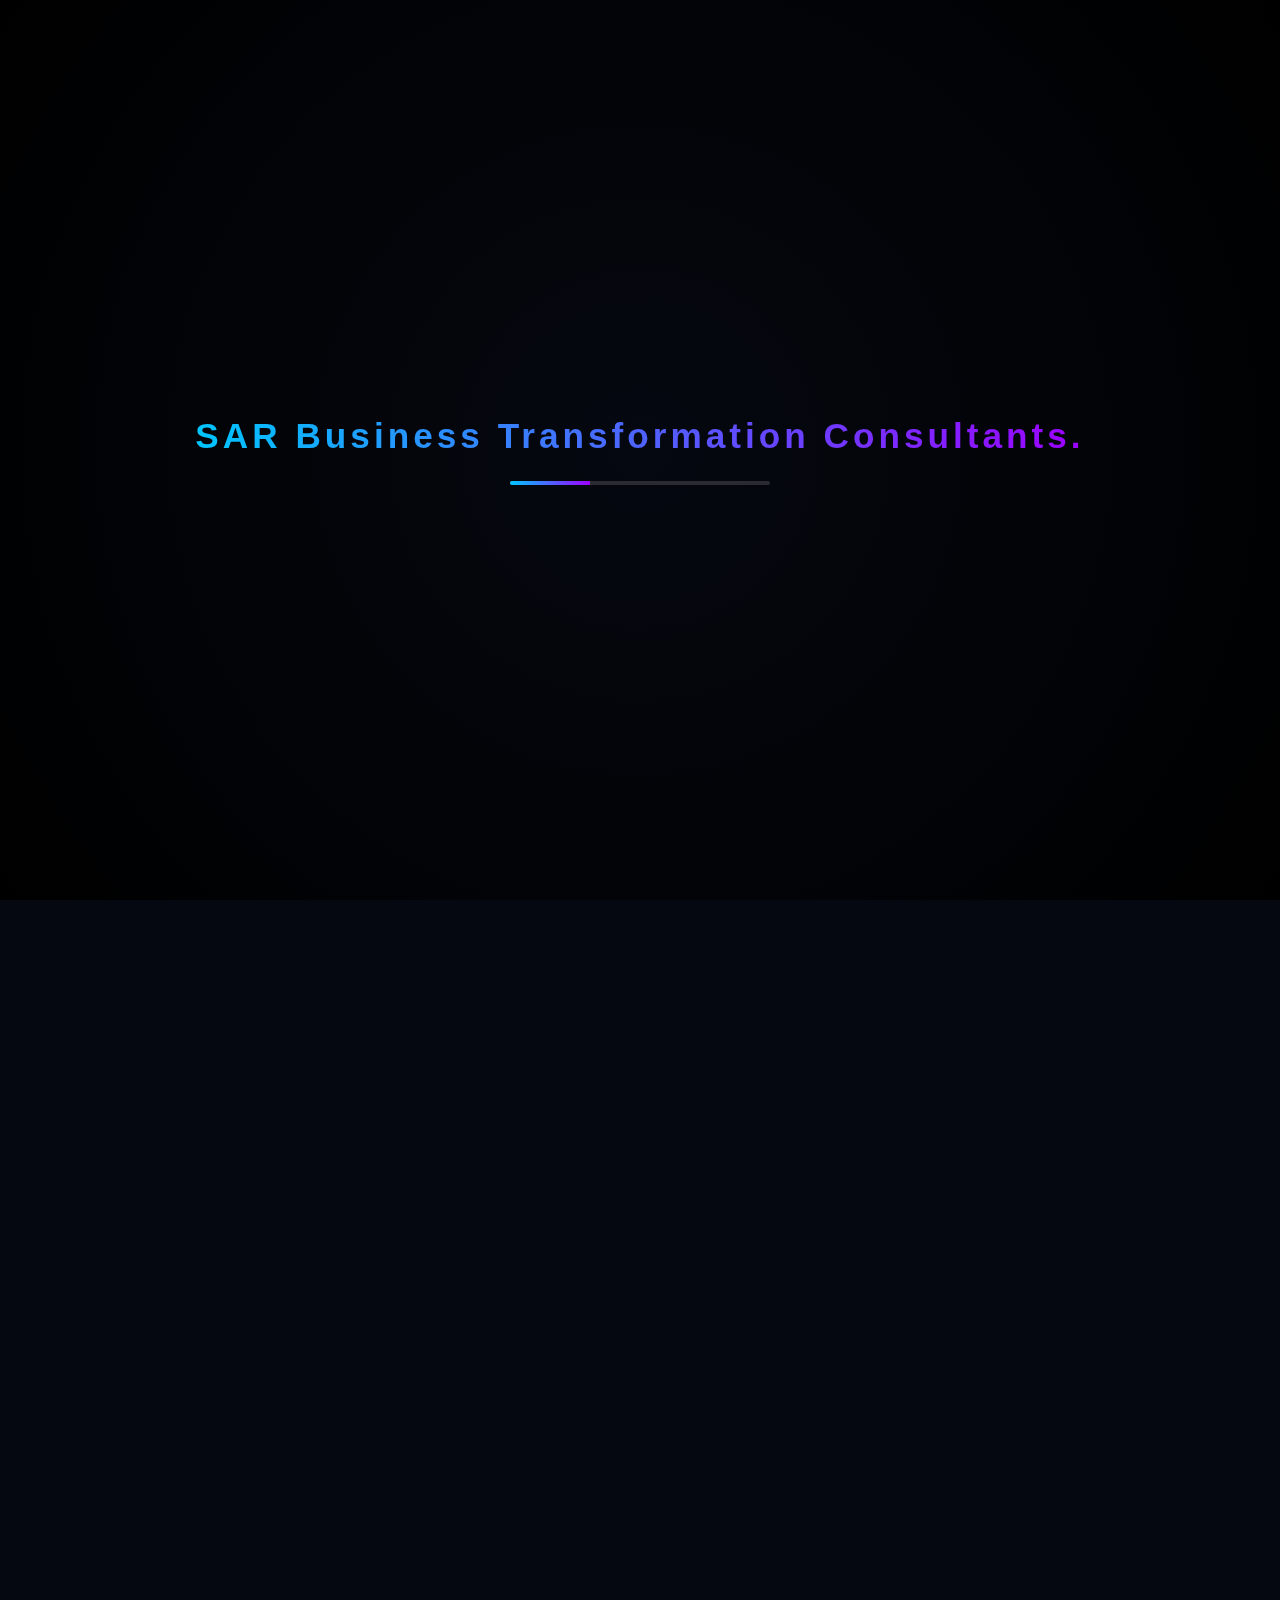
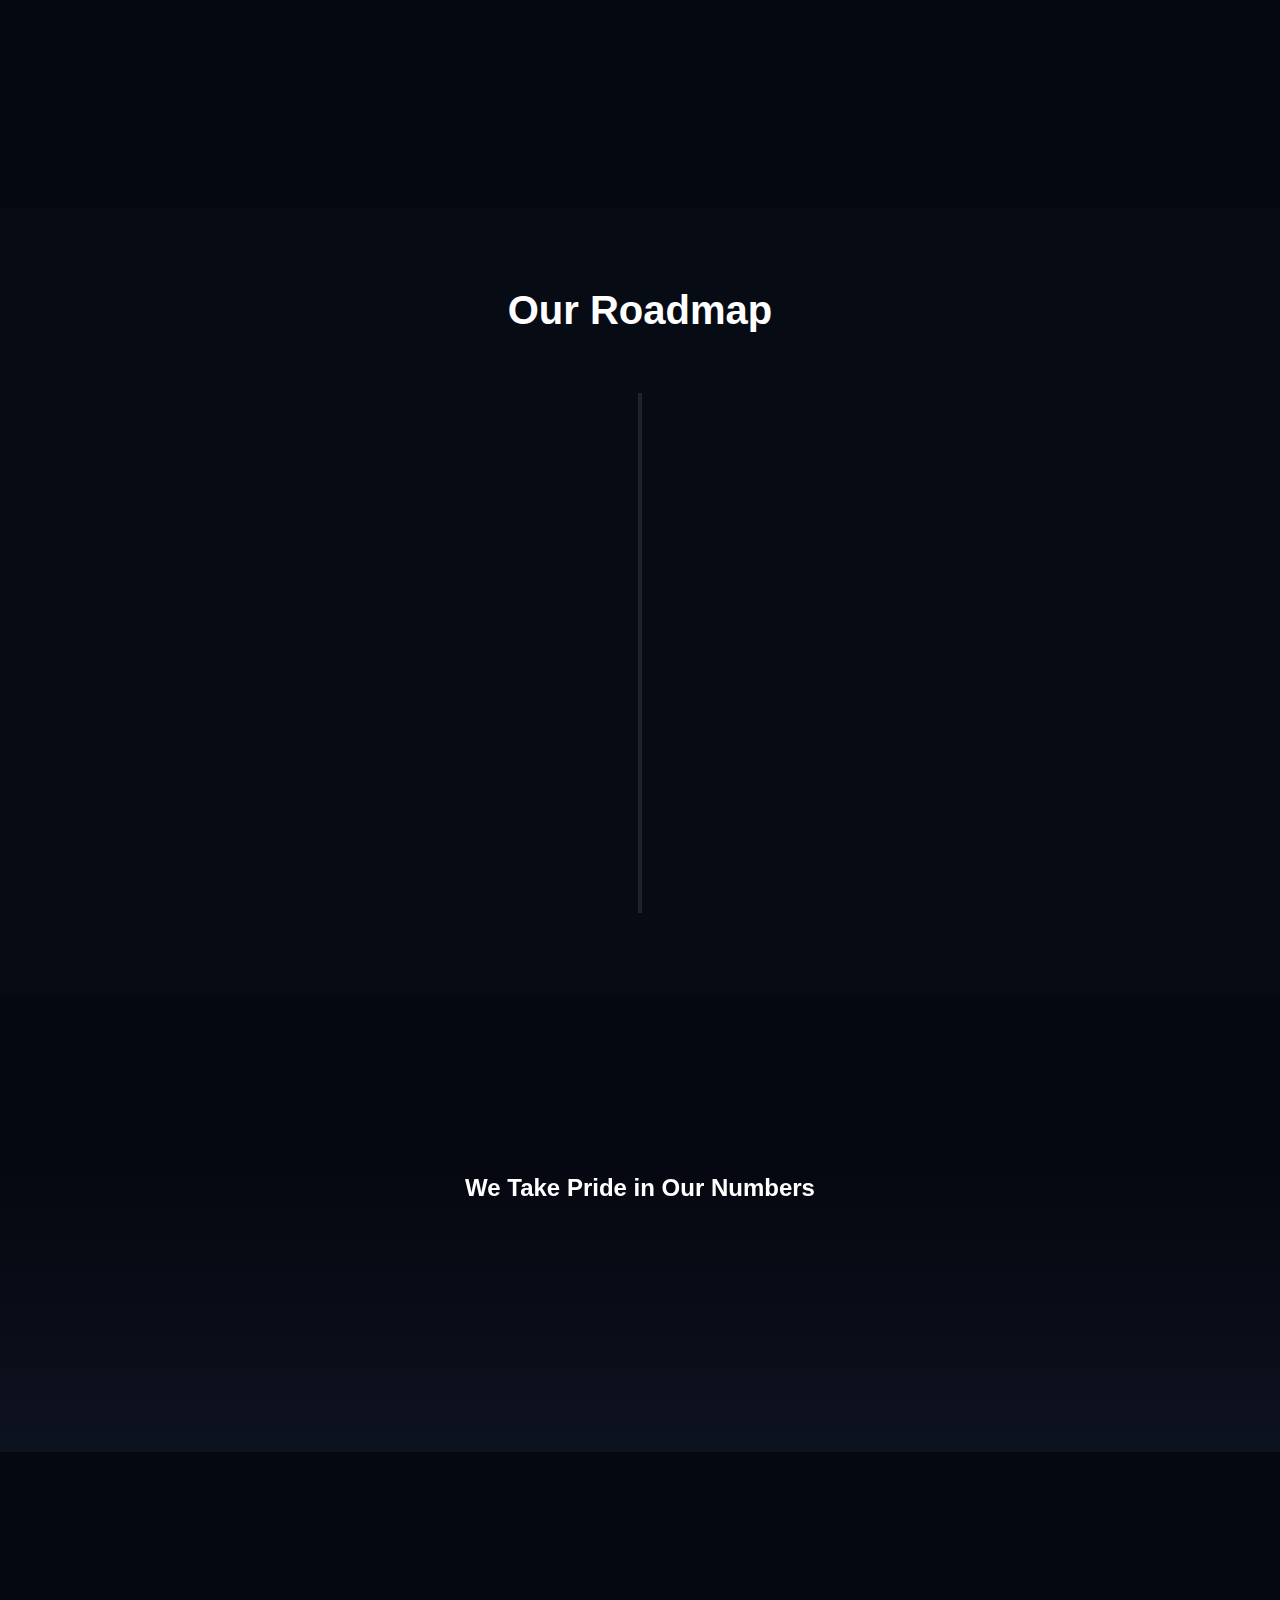
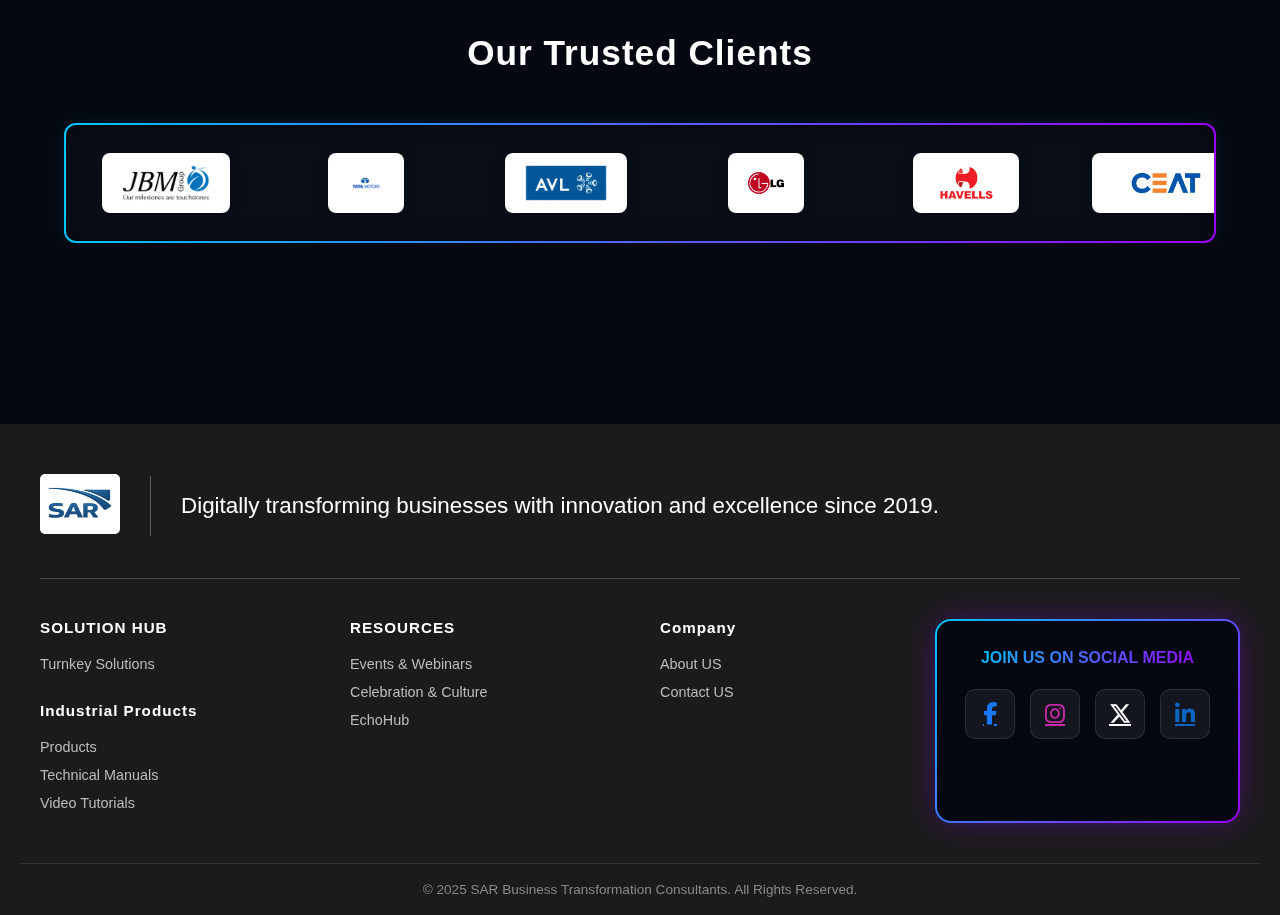
<file: index.html>
<!DOCTYPE html>
<html lang="en">
<head>
    <meta charset="UTF-8">
    <meta name="viewport" content="width=device-width, initial-scale=1.0">
    <title>SAR - Digitally Transforming</title>
    <link rel="stylesheet" href="https://cdnjs.cloudflare.com/ajax/libs/font-awesome/6.5.1/css/all.min.css">
    <link rel="stylesheet" href="home.css">
</head>
<body>

    <div class="preloader">
    <div class="loader-content">
        <div class="loader-text">SAR Business Transformation Consultants.</div>
        <div class="loader-bar"></div>
    </div>
</div>

   <header class="main-header">
        <div class="logo">
            <img src="images/loggoo.png" alt="SAR Logo">
        </div>

       <nav class="main-nav nav-middle">
    <ul>
        <li><a href="home.html">Home</a></li>
        <li><a href="about.html">About</a></li> 
         <li><a href="trunkey.html">Solutions</a></li> 
         
        <li class="mega-dropdown-parent">
            <a href="product_hub.html" class="nav-link">Products <i class="fas fa-chevron-down arrow-icon"></i></a>

            <div class="mega-menu-container">
                <div class="mega-content-grid">

                    <div class="mega-col">
                        <h4 class="neon-title"><i class="fas fa-box-open"></i> Products</h4>
                        <ul>
                            <li><a href="product.html">Industrial Products</a></li>
                            <li><a href="manual.html">Technical Manuals</a></li>
                           
                        </ul>
                    </div>
                     <div class="mega-col">
                        <h4 class="neon-title"><i class="fas fa-video"></i> Tutorials</h4>
                        <ul>
                        
                            <li><a href="video.html">Video Tutorials</a></li>
                          
                        </ul>
                    </div>
                </div>
            </div>
        </li>
        <!-- MEGA DROPDOWN - Resources -->
        <li class="mega-dropdown-parent">
            <a href="resource.html" class="nav-link">Resources <i class="fas fa-chevron-down arrow-icon"></i></a>

            <div class="mega-menu-container">
                <div class="mega-content-grid">
                    
                    <div class="mega-col">
                        <h4 class="neon-title"><i class="fas fa-face-grin-beam-sweat"></i> Events</h4>
                        <ul>
                            <li><a href="event.html">Webinars & Events</a></li>
                            <li><a href="celebration.html">Celebration & Culture</a></li>
                            
                        </ul>
                    </div>

                    <div class="mega-col">
                        <h4 class="neon-title"><i class="fas fa-user"></i> Employee Voice</h4>
                        <ul>

                            <li><a href="employee.html">EchoHub</a></li>
                        </ul>
                    </div>

                   
                </div>
            </div>
        </li>
    </ul>
</nav>

        <div class="contact-right">
            <a href="contact.html">Contact Us</a>
        </div>

        <div class="mobile-menu-toggle">
    <i class="fas fa-bars"></i>
</div>

    </header>



    <section id="home" class="hero-section">
        <div class="slideshow-container">
            <div class="slide"><img src="images/slide4.png" alt="Slide 1"></div>
            <div class="slide"><img src="images/slide4.png" alt="Slide 2"></div>
            <div class="slide"><img src="images/slide4.png" alt="Slide 3"></div>
            <div class="slide"><img src="images/slide4.png" alt="Slide 4"></div>
        </div> 
    </section>
     
    <div class="section-divider"></div>
    
    <section class="dashboard-section">
        <div class="section-title scroll-trigger fade-up">
            <h2>Why Choose SAR?</h2>
            <p>Empowering your digital transformation.</p>
        </div>

        <div class="dashboard-grid">
            <div class="dash-card scroll-trigger slide-left">
                <div class="icon-box"><i class="fas fa-rocket"></i></div>
                <h3>High Performance</h3>
                <p>Optimized workflows that increase efficiency by 200%.</p>
            </div>
            
            <div class="dash-card scroll-trigger slide-right">
                <div class="icon-box"><i class="fas fa-shield-alt"></i></div>
                <h3>Secure Infra</h3>
                <p>Enterprise-grade security protecting your data 24/7.</p>
            </div>

            <div class="dash-card scroll-trigger slide-left">
                <div class="icon-box"><i class="fas fa-chart-line"></i></div>
                <h3>Real-time Analytics</h3>
                <p>Live dashboards to track your growth instantly.</p>
            </div>

            <div class="dash-card scroll-trigger slide-right">
                <div class="icon-box"><i class="fas fa-cogs"></i></div>
                <h3>Automated Solutions</h3>
                <p>Reduce manual errors with our smart automation tools.</p>
            </div>
        </div>
    </section>


     <div class="section-divider"></div>

    <section id="process" class="process-section">
        <h2 class="section-heading">Our Roadmap</h2>
        <div class="timeline">
            <div class="timeline-line"></div>
            
            <div class="timeline-item left scroll-trigger slide-left">
                <div class="content">
                    <h3>01. Hardware</h3>
                    <p>Robust, scalable hardware infrastructure built for performance and longevity.</p>
                </div>
            </div>
            
            <div class="timeline-item right scroll-trigger slide-right">
                <div class="content">
                    <h3>02. Connectivity</h3>
                    <p>Secure and seamless connectivity enabling real-time data flow and control.</p>
                </div>
            </div>

            <div class="timeline-item left scroll-trigger slide-left">
                <div class="content">
                    <h3>03. Platform</h3>
                    <p>Smart software platforms that integrate data, automation, and insights.</p>
                </div>
            </div>

            <div class="timeline-item right scroll-trigger slide-right">
                <div class="content">
                    <h3>04. Customer Experience</h3>
                    <p>Intuitive interfaces and solutions that enhance user satisfaction and engagement.</p>
                </div>
            </div>
        </div>
    </section>

        
        <div class="section-divider"></div>

        
        <section class="stats-section">
            <h2>We Take Pride in Our Numbers</h2>
        <div class="stats-container">
    <div class="stat-box">
        <div class="icon-box"><i class="fas fa-clock"></i></div>
        <h3 class="counter" data-target="6">0</h3>
        <p>Years Experience</p>
    </div>
    <div class="stat-box">
        <div class="icon-box"><i class="fas fa-boxes"></i></div>
        <h3 class="counter" data-target="5000">0</h3>
        <p>Products Installed</p>
    </div>
    <div class="stat-box">
        <div class="icon-box"><i class="fas fa-smile-beam">
</i></div>
        <h3 class="counter" data-target="20">0</h3>
        <p>Happy Clients</p>
    </div>
</div>

    </section>
    

    
<div class="section-divider"></div>

   <section id="clients" class="clients-section">
        <div class="client-container">
            <h2>Our Trusted Clients</h2>
            
            <div class="logo-slider">
                
                   <div class="logo-slide-track">

            <div class="logo-slide">
                <img src="images/JBM.png" alt="JBM">
            </div>

            <div class="logo-slide">
                <img src="images/TATA.jpeg" alt="TATA MOTORS">
            </div>

            <div class="logo-slide">
                <img src="images/AVL.png" alt="AVL">
            </div>

            <div class="logo-slide">
                <img src="images/LG.png" alt="LG">
            </div>

            <div class="logo-slide">
                <img src="images/HAVELLS.png" alt="HAVELLS">
            </div>

           <div class="logo-slide">
                <img src="images/CEATpng.png" alt="CEAT">
            </div>

            <div class="logo-slide">
                <img src="images/Suzuki Logo.jpeg" alt="SUZUKI">
            </div>

</div>

                </div>
            </div>
        </div>
    </section>

    
<div class="section-divider"></div>

   <footer class="aa-footer">

    <!-- TOP BRAND ROW -->
    <div class="aa-footer-top">
        <div class="aa-brand">
            <img src="images/loggoo.png" alt="SAR Logo">
        </div>

        <div class="aa-divider-vertical"></div>

        <div class="aa-tagline">
            <p> Digitally transforming businesses with innovation and excellence since 2019.</p>
        </div>
    </div>

    
    <div class="aa-footer-line"></div>

   
    <div class="aa-footer-bottom">

        
        <div class="aa-footer-col">
            <h4>SOLUTION HUB</h4>
            <ul>
                <li><a href="trunkey.html">Turnkey Solutions</a></li>
            </ul>
    
<br>
         <div class="aa-footer-col">
            <h4>Industrial Products</h4>
            <ul>
              <li><a href="product.html"> Products</a></li>
                <li><a href="manual.html">Technical Manuals</a></li>
                <li><a href="video.html">Video Tutorials</a></li>
            </ul>
        </div>
        </div>

        
        <div class="aa-footer-col">
            <h4>RESOURCES</h4>
            <ul>
                 <li><a href="event.html">Events & Webinars</a></li>
                <li><a href="celebration.html">Celebration & Culture</a></li>
                <li><a href="employee.html">EchoHub</a></li>  
            </ul>
        </div>

        <!-- CONTACT -->
        <div class="aa-footer-col">
            <h4>Company</h4>
            <ul class="contact-list">
                 <li><a href="about.html">About US</a></li>
                <li><a href="contact.html">Contact US</a></li>
                
            </ul>
        </div>


    <div class="social-box-container">
    <div class="social-glow-box">

        <h4>JOIN US ON SOCIAL MEDIA</h4>

        <div class="social-icons-grid">
            <a href="#" class="social-btn facebook">
                <i class="fab fa-facebook-f"></i>
            </a>

            <a href="#" class="social-btn instagram">
                <i class="fab fa-instagram"></i>
            </a>

            <a href="#" class="social-btn x-twitter">
                <i class="fab fa-x-twitter"></i>
            </a>

            <a href="#" class="social-btn linkedin">
                <i class="fab fa-linkedin-in"></i>
            </a>
        </div>

    </div>
</div>
</div>


    <!-- COPYRIGHT -->
    <div class="aa-footer-copy">
        © 2025 SAR Business Transformation Consultants. All Rights Reserved.
    </div>

</footer>

    <script src="home.js"></script>
</body>
</html>
</file>
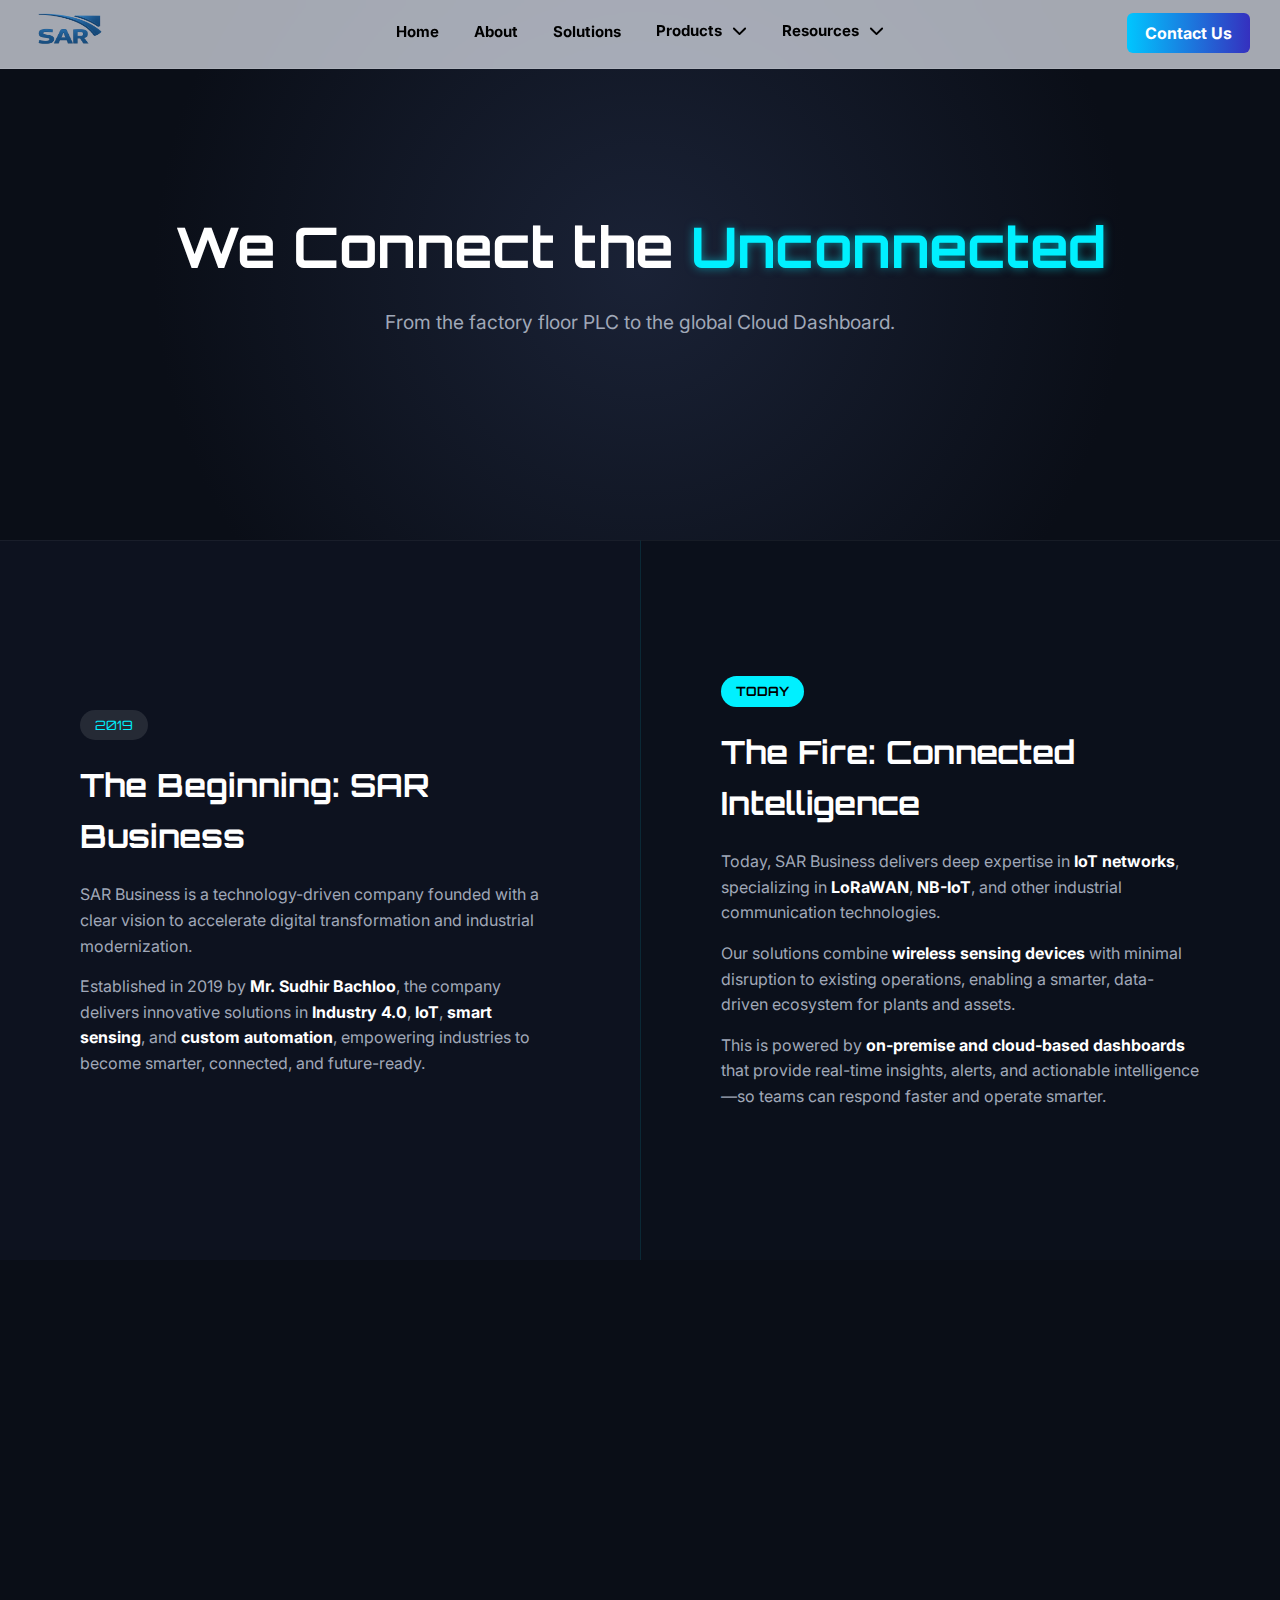
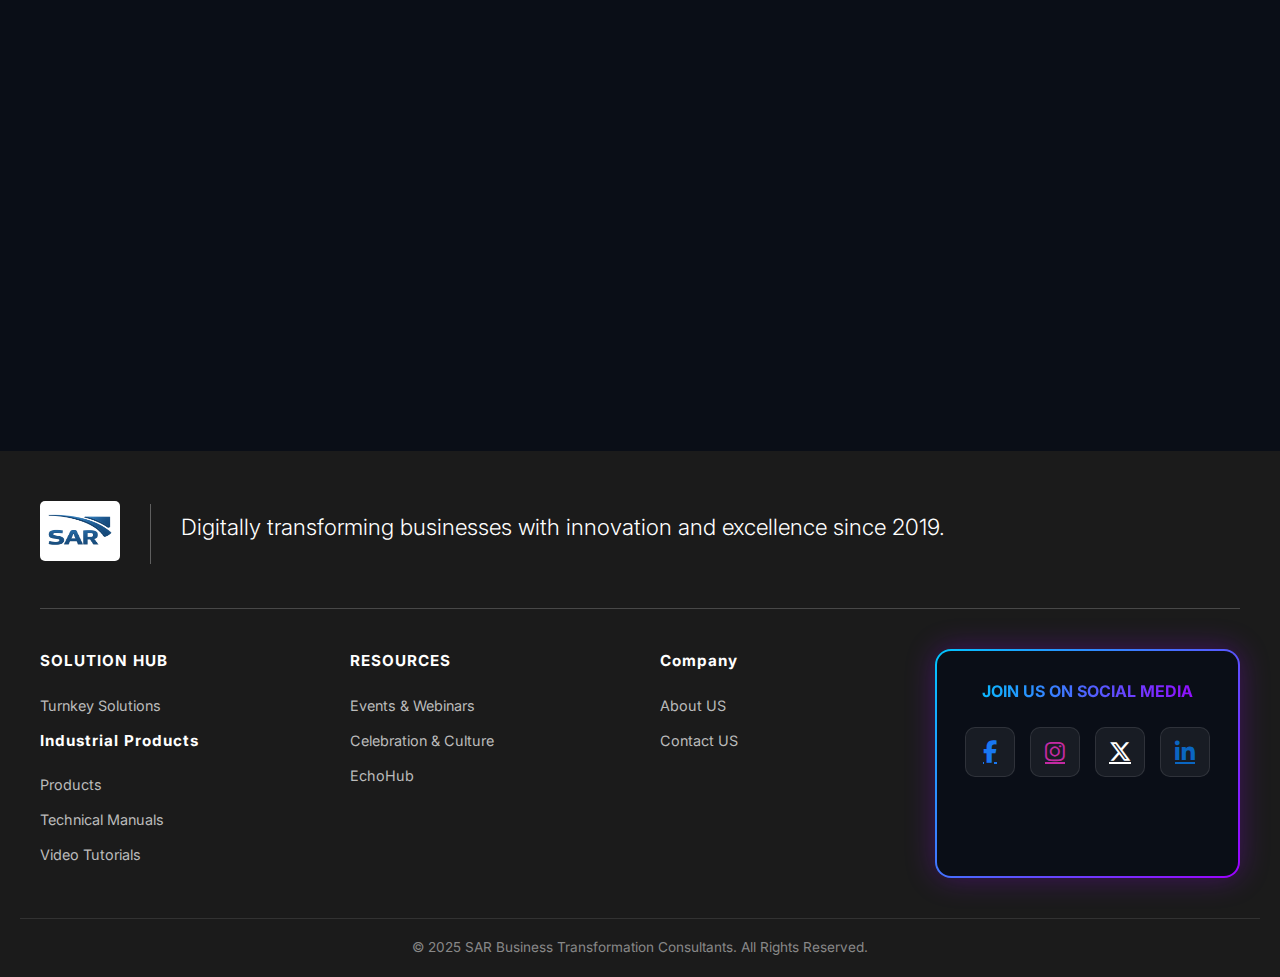
<file: about.html>
<!DOCTYPE html>
<html lang="en">
<head>
    <meta charset="UTF-8">
    <meta name="viewport" content="width=device-width, initial-scale=1.0">
    <title>About Us</title>
    
    <!-- Google Fonts -->
    <link href="https://fonts.googleapis.com/css2?family=Inter:wght@300;400;700&family=Orbitron:wght@500;700&display=swap" rel="stylesheet">
    
    <!-- Font Awesome -->
    <link rel="stylesheet" href="https://cdnjs.cloudflare.com/ajax/libs/font-awesome/6.5.1/css/all.min.css">
    
    <!-- Custom CSS -->
    <link rel="stylesheet" href="about.css">
</head>
<body>

    <!-- HEADER -->
    <header class="main-header">
        <div class="logo">
            <img src="images/loggoo.png" alt="SAR Logo">
        </div>

        <!-- NAVIGATION -->
        <nav class="main-nav nav-middle">
            <ul>
                <li><a href="home.html">Home</a></li>
                <li><a href="about.html">About</a></li> 
                <li><a href="trunkey.html">Solutions</a></li> 
                

                <!-- MEGA DROPDOWN - Products -->
                <li class="mega-dropdown-parent">
                    <a href="product_hub.html" class="nav-link">Products <i class="fas fa-chevron-down arrow-icon"></i></a>
                    <div class="mega-menu-container">
                        <div class="mega-content-grid">
                            <div class="mega-col">
                                <h4 class="neon-title"><i class="fas fa-box-open"></i> Products</h4>
                                <ul>
                                    <li><a href="product.html">Industrial Products</a></li>
                                    <li><a href="manual.html">Technical Manuals</a></li>
                                </ul>
                            </div>
                            <div class="mega-col">
                                <h4 class="neon-title"><i class="fas fa-video"></i> Tutorials</h4>
                                <ul>
                                    <li><a href="video.html">Video Tutorials</a></li>
                                </ul>
                            </div>
                        </div>
                    </div>
                </li>

                <!-- MEGA DROPDOWN - Resources -->
                <li class="mega-dropdown-parent">
                    <a href="resource.html" class="nav-link">Resources <i class="fas fa-chevron-down arrow-icon"></i></a>
                    <div class="mega-menu-container">
                        <div class="mega-content-grid">
                            <div class="mega-col">
                                <h4 class="neon-title"><i class="fas fa-face-grin-beam-sweat"></i> Events</h4>
                                <ul>
                                    <li><a href="event.html">Webinars & Events</a></li>
                                    <li><a href="celebration.html">Celebration & Culture</a></li>
                                </ul>
                            </div>
                            <div class="mega-col">
                                <h4 class="neon-title"><i class="fas fa-user"></i> Employee Voice</h4>
                                <ul>
                                    <li><a href="employee.html">EchoHub</a></li>
                                </ul>
                            </div>
                        </div>
                    </div>
                </li>
            </ul>
        </nav>

        <!-- CONTACT -->
        <div class="contact-right">
            <a href="contact.html">Contact Us</a>
        </div>

        <!-- MOBILE MENU TOGGLE -->
        <div class="mobile-menu-toggle">
            <i class="fas fa-bars"></i>
        </div>
    </header>

    <!-- HERO SECTION -->
    <header class="hero">
        <div class="hero-content hidden">
            <h1>We Connect the <span class="highlight">Unconnected</span></h1>
            <p class="subtitle">From the factory floor PLC to the global Cloud Dashboard.</p>
        </div>
    </header>

    <!-- SPLIT CONTAINER -->
    <section class="split-container">
        <div class="split-side left-side hidden">
            <div class="content-box">
                <span class="year-badge">2019</span>
                <h2>The Beginning: SAR Business</h2>
                <p>SAR Business is a technology-driven company founded with a clear vision to accelerate digital transformation and industrial modernization.</p>
                <p>Established in 2019 by <strong>Mr. Sudhir Bachloo</strong>, the company delivers innovative solutions in <strong>Industry 4.0</strong>, <strong>IoT</strong>, <strong>smart sensing</strong>, and <strong>custom automation</strong>, empowering industries to become smarter, connected, and future-ready.</p>
            </div>
        </div>

        <div class="split-side right-side hidden">
            <div class="content-box">
                <span class="year-badge current">TODAY</span>
                <h2>The Fire: Connected Intelligence</h2>
               <p>
        Today, SAR Business delivers deep expertise in <strong>IoT networks</strong>, specializing in 
        <strong>LoRaWAN</strong>, <strong>NB-IoT</strong>, and other industrial communication technologies.
    </p>
                <p>
        Our solutions combine <strong>wireless sensing devices</strong> with minimal disruption to existing operations, 
        enabling a smarter, data-driven ecosystem for plants and assets.
    </p>

    <p>
        This is powered by <strong>on-premise and cloud-based dashboards</strong> that provide real-time insights, alerts, 
        and actionable intelligence—so teams can respond faster and operate smarter.
    </p>
            </div>
        </div>
    </section>

    <!-- VALUES SECTION -->
    <section class="values-section">
        <div class="section-header hidden">
            <h2>Our Core Protocol</h2>
        </div>
        
        <div class="card-grid">
            <div class="card hidden">
                <div class="icon">⚡</div>
                <h3>Precision Automation</h3>
                <p>We write code that moves steel. Zero latency, 99.9% uptime for mission-critical PLCs.</p>
            </div>
            <div class="card hidden">
                <div class="icon">🔗</div>
                <h3>Seamless Gateways</h3>
                <p>Protocol agnostic. Whether it's MQTT, OPC-UA, or legacy serial, we make it talk.</p>
            </div>
            <div class="card hidden">
                <div class="icon">📊</div>
                <h3>Data Visualization</h3>
                <p>Beautiful, real-time dashboards that make complex industrial data look simple.</p>
            </div>
        </div>
    </section>

    <!-- FOOTER -->
        
<div class="section-divider"></div>

   <footer class="aa-footer">

    <!-- TOP BRAND ROW -->
    <div class="aa-footer-top">
        <div class="aa-brand">
            <img src="images/loggoo.png" alt="SAR Logo">
        </div>

        <div class="aa-divider-vertical"></div>

        <div class="aa-tagline">
            <p> Digitally transforming businesses with innovation and excellence since 2019.</p>
        </div>
    </div>

    
    <div class="aa-footer-line"></div>

   
    <div class="aa-footer-bottom">

        
        <div class="aa-footer-col">
            <h4>SOLUTION HUB</h4>
            <ul>
                <li><a href="trunkey.html">Turnkey Solutions</a></li>
            </ul>
            

         <div class="aa-footer-col">
            <h4>Industrial Products</h4>
            <ul>
              <li><a href="product.html"> Products</a></li>
                <li><a href="manual.html">Technical Manuals</a></li>
                <li><a href="video.html">Video Tutorials</a></li>
            </ul>
        </div>
        </div>

        
        <div class="aa-footer-col">
            <h4>RESOURCES</h4>
            <ul>
                 <li><a href="event.html">Events & Webinars</a></li>
                <li><a href="celebration.html">Celebration & Culture</a></li>
                <li><a href="employee.html">EchoHub</a></li>  
            </ul>
        </div>

        <!-- CONTACT -->
        <div class="aa-footer-col">
            <h4>Company</h4>
            <ul class="contact-list">
                 <li><a href="about.html">About US</a></li>
                <li><a href="contact.html">Contact US</a></li>
                
            </ul>
        </div>


    <div class="social-box-container">
    <div class="social-glow-box">

        <h4>JOIN US ON SOCIAL MEDIA</h4>

        <div class="social-icons-grid">
            <a href="#" class="social-btn facebook">
                <i class="fab fa-facebook-f"></i>
            </a>

            <a href="#" class="social-btn instagram">
                <i class="fab fa-instagram"></i>
            </a>

            <a href="#" class="social-btn x-twitter">
                <i class="fab fa-x-twitter"></i>
            </a>

            <a href="#" class="social-btn linkedin">
                <i class="fab fa-linkedin-in"></i>
            </a>
        </div>

    </div>
</div>
</div>


    <!-- COPYRIGHT -->
    <div class="aa-footer-copy">
        © 2025 SAR Business Transformation Consultants. All Rights Reserved.
    </div>
    </footer>

    <!-- SCRIPT -->
    <script src="about.js"></script>
</body>
</html>
</file>
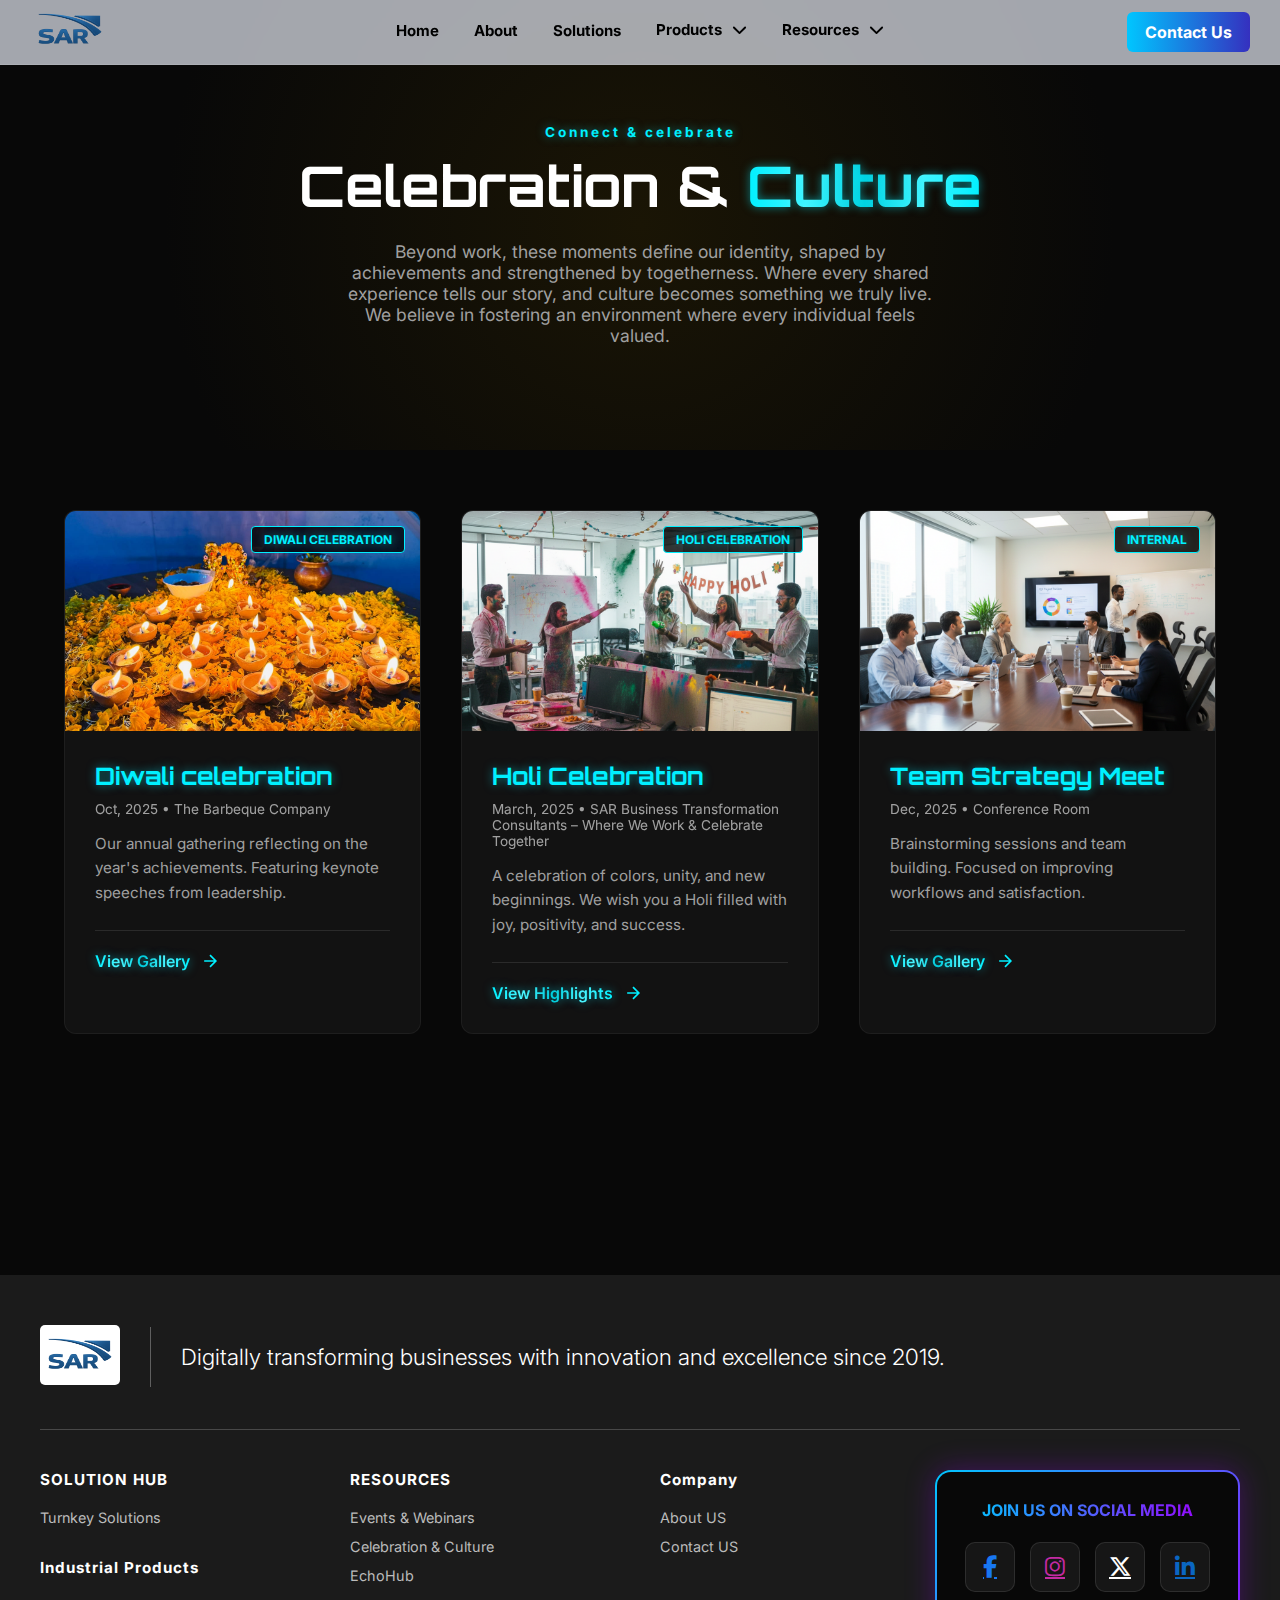
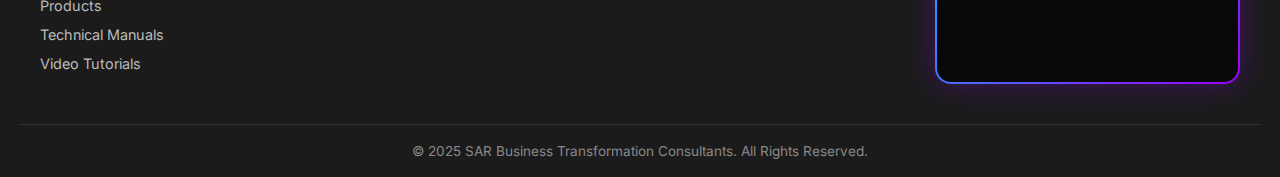
<file: celebration.html>
<!DOCTYPE html>
<html lang="en">
<head>
    <meta charset="UTF-8">
    <meta name="viewport" content="width=device-width, initial-scale=1.0">
    <title>Events & Webinars | SAR</title>
    <link href="https://fonts.googleapis.com/css2?family=Inter:wght@300;400;700&family=Orbitron:wght@500;700&display=swap" rel="stylesheet">
     <link rel="stylesheet" href="https://cdnjs.cloudflare.com/ajax/libs/font-awesome/6.5.1/css/all.min.css">
    <link rel="stylesheet" href="celebration.css">
</head>
<body>

    <header class="main-header">
        <div class="logo">
            <img src="images/loggoo.png" alt="SAR Logo">
        </div>

        <!-- NAVIGATION -->
        <nav class="main-nav nav-middle">
            <ul>
                <li><a href="home.html">Home</a></li>
                <li><a href="about.html">About</a></li>
                <li><a href="trunkey.html">Solutions</a></li>

            
                <!-- MEGA DROPDOWN - Products -->
                <li class="mega-dropdown-parent">
                    <a href="product_hub.html" class="nav-link">
                        Products <i class="fas fa-chevron-down arrow-icon"></i>
                    </a>
                    <div class="mega-menu-container">
                        <div class="mega-content-grid">
                            <div class="mega-col">
                                <h4 class="neon-title"><i class="fas fa-box-open"></i> Products</h4>
                                <ul>
                                    <li><a href="product.html">Industrial Products</a></li>
                                    <li><a href="manual.html">Technical Manuals</a></li>
                                </ul>
                            </div>
                            <div class="mega-col">
                                <h4 class="neon-title"><i class="fas fa-video"></i> Tutorials</h4>
                                <ul>
                                    <li><a href="video.html">Video Tutorials</a></li>
                                </ul>
                            </div>
                        </div>
                    </div>
                </li>

                <!-- MEGA DROPDOWN - Resources -->
                <li class="mega-dropdown-parent">
                    <a href="resource.html" class="nav-link">
                        Resources <i class="fas fa-chevron-down arrow-icon"></i>
                    </a>
                    <div class="mega-menu-container">
                        <div class="mega-content-grid">
                            <div class="mega-col">
                                <h4 class="neon-title"><i class="fas fa-face-grin-beam-sweat"></i> Events</h4>
                                <ul>
                                    <li><a href="event.html">Webinars & Events</a></li>
                                    <li><a href="celebration.html">Celebration & Culture</a></li>
                                </ul>
                            </div>
                            <div class="mega-col">
                                <h4 class="neon-title"><i class="fas fa-user"></i> Employee Voice</h4>
                                <ul>
                                    <li><a href="employee.html">EchoHub</a></li>
                                </ul>
                            </div>
                        </div>
                    </div>
                </li>
            </ul>
        </nav>

        <!-- CONTACT BUTTON -->
        <div class="contact-right">
            <a href="contact.html">Contact Us</a>
        </div>

        <!-- HAMBURGER -->
        <div class="mobile-menu-toggle">
            <i class="fas fa-bars"></i>
        </div>
    </header>

    <header class="event-hero">
        <div class="hero-overlay"></div>
        <div class="hero-content hidden">
            <p class="gold-subtitle">Connect & celebrate</p>
            <h1>Celebration & <span class="text-gold">Culture</span></h1>
            <p class="description"> Beyond work, these moments define our identity, shaped by achievements and strengthened by togetherness. Where every shared experience tells our story, and culture becomes something we truly live. We believe in fostering an environment where every individual feels valued.</p>
        </div>
    </header>

    <section class="events-container">
        
        <div class="event-card hidden">
            <div class="card-image">
                <img src="images/diwali.jpeg" alt="diwali celebration">
                <span class="event-badge">Diwali Celebration</span>
            </div>
            <div class="card-content">
                <h3>Diwali celebration</h3>
                <p class="event-date">Oct, 2025 • The Barbeque Company</p>
                <p class="event-desc">Our annual gathering reflecting on the year's achievements. Featuring keynote speeches from leadership.</p>
                
                <div class="card-footer">
                    <button class="view-gallery-btn open-gallery" data-target="TownHall">
                        <span>View Gallery</span>
                        <svg width="20" height="20" viewBox="0 0 24 24" fill="none" stroke="currentColor" stroke-width="2"><path d="M5 12h14M12 5l7 7-7 7"/></svg>
                    </button>
                </div>
            </div>
        </div>

        <div class="event-card hidden">
            <div class="card-image">
                <img src="images/holi.png" alt="Holi Celebration">
                <span class="event-badge">Holi Celebration</span>
            </div>
            <div class="card-content">
                <h3>Holi Celebration</h3>
                <p class="event-date">March, 2025 • SAR Business Transformation Consultants – Where We Work & Celebrate Together</p>
                <p class="event-desc">A celebration of colors, unity, and new beginnings. We wish you a Holi filled with joy, positivity, and success.</p>
                
                <div class="card-footer">
                    <button class="view-gallery-btn open-gallery" data-target="Webinar">
                        <span>View Highlights</span>
                        <svg width="20" height="20" viewBox="0 0 24 24" fill="none" stroke="currentColor" stroke-width="2"><path d="M5 12h14M12 5l7 7-7 7"/></svg>
                    </button>
                </div>
            </div>
        </div>

        <div class="event-card hidden">
            <div class="card-image">
                <img src="images/teammeeting.png"alt="Team Meeting">
                <span class="event-badge">Internal</span>
            </div>
            <div class="card-content">
                <h3>Team Strategy Meet</h3>
                <p class="event-date">Dec, 2025 • Conference Room </p>
                <p class="event-desc">Brainstorming sessions and team building. Focused on improving workflows and satisfaction.</p>
                
                <div class="card-footer">
                    <button class="view-gallery-btn open-gallery" data-target="TeamMeet">
                        <span>View Gallery</span>
                        <svg width="20" height="20" viewBox="0 0 24 24" fill="none" stroke="currentColor" stroke-width="2"><path d="M5 12h14M12 5l7 7-7 7"/></svg>
                    </button>
                </div>
            </div>
        </div>

        

    </section>

    <div class="section-divider"></div>
     <footer class="aa-footer">

        <!-- TOP BRAND ROW -->
        <div class="aa-footer-top">
            <div class="aa-brand">
                <img src="images/loggoo.png" alt="SAR Logo">
            </div>
            <div class="aa-divider-vertical"></div>
            <div class="aa-tagline">
                <p>Digitally transforming businesses with innovation and excellence since 2019.</p>
            </div>
        </div>

        <div class="aa-footer-line"></div>

        <!-- FOOTER COLUMNS -->
        <div class="aa-footer-bottom">

            <!-- SOLUTION HUB -->
            <div class="aa-footer-col">
                <h4>SOLUTION HUB</h4>
                <ul>
                    
                    <li><a href="trunkey.html">Turnkey Solutions</a></li>
                </ul>

                <br>

                <!-- INDUSTRIAL PRODUCTS -->
                <div class="aa-footer-col">
                    <h4>Industrial Products</h4>
                    <ul>
                        <li><a href="product.html">Products</a></li>
                        <li><a href="manual.html">Technical Manuals</a></li>
                        <li><a href="video.html">Video Tutorials</a></li>
                    </ul>
                </div>
            </div>

            <!-- RESOURCES -->
            <div class="aa-footer-col">
                <h4>RESOURCES</h4>
                <ul>
                    <li><a href="event.html">Events & Webinars</a></li>
                    <li><a href="celebration.html">Celebration & Culture</a></li>
                    <li><a href="employee.html">EchoHub</a></li>
                </ul>
            </div>

            <!-- COMPANY / CONTACT -->
            <div class="aa-footer-col">
                <h4>Company</h4>
                <ul class="contact-list">
                    <li><a href="about.html">About US</a></li>
                    <li><a href="contact.html">Contact US</a></li>
                </ul>
            </div>

            <!-- SOCIAL MEDIA -->
            <div class="social-box-container">
                <div class="social-glow-box">
                    <h4>JOIN US ON SOCIAL MEDIA</h4>
                    <div class="social-icons-grid">
                        <a href="#" class="social-btn facebook"><i class="fab fa-facebook-f"></i></a>
                        <a href="#" class="social-btn instagram"><i class="fab fa-instagram"></i></a>
                        <a href="#" class="social-btn x-twitter"><i class="fab fa-x-twitter"></i></a>
                        <a href="#" class="social-btn linkedin"><i class="fab fa-linkedin-in"></i></a>
                    </div>
                </div>
            </div>

        </div>

        <!-- COPYRIGHT -->
        <div class="aa-footer-copy">
            © 2025 SAR Business Transformation Consultants. All Rights Reserved.
        </div>
    </footer>

    <div id="gallery-lightbox" class="lightbox hidden" aria-hidden="true" role="dialog">
        <div class="lightbox-content">
      
          <button id="lightbox-close" class="lightbox-close" aria-label="Close Lightbox">✕</button>
      
          <div id="lightbox-story-box" class="lightbox-story-box">
             <h3 id="lightbox-title"></h3>
             <p id="lightbox-text"></p>
          </div>
      
          <div class="carousel-viewport">
            <div id="carousel" class="carousel"></div>
          </div>
      
          <div class="lightbox-controls">
            <button id="prev" class="control" aria-label="Previous Image">◀</button>
            <div class="dots" id="dots"></div>
            <button id="next" class="control" aria-label="Next Image">▶</button>
          </div>
      
          <div class="autoplay-row">
            <label style="display: flex; align-items: center; gap: 8px; cursor: pointer; color: #a0a0a0;">
              <input type="checkbox" id="autoplayToggle"> Autoplay Enable
            </label>
          </div>
      
        </div>
    </div>

    <script src="celebration.js"></script>
</body>
</html>
</file>
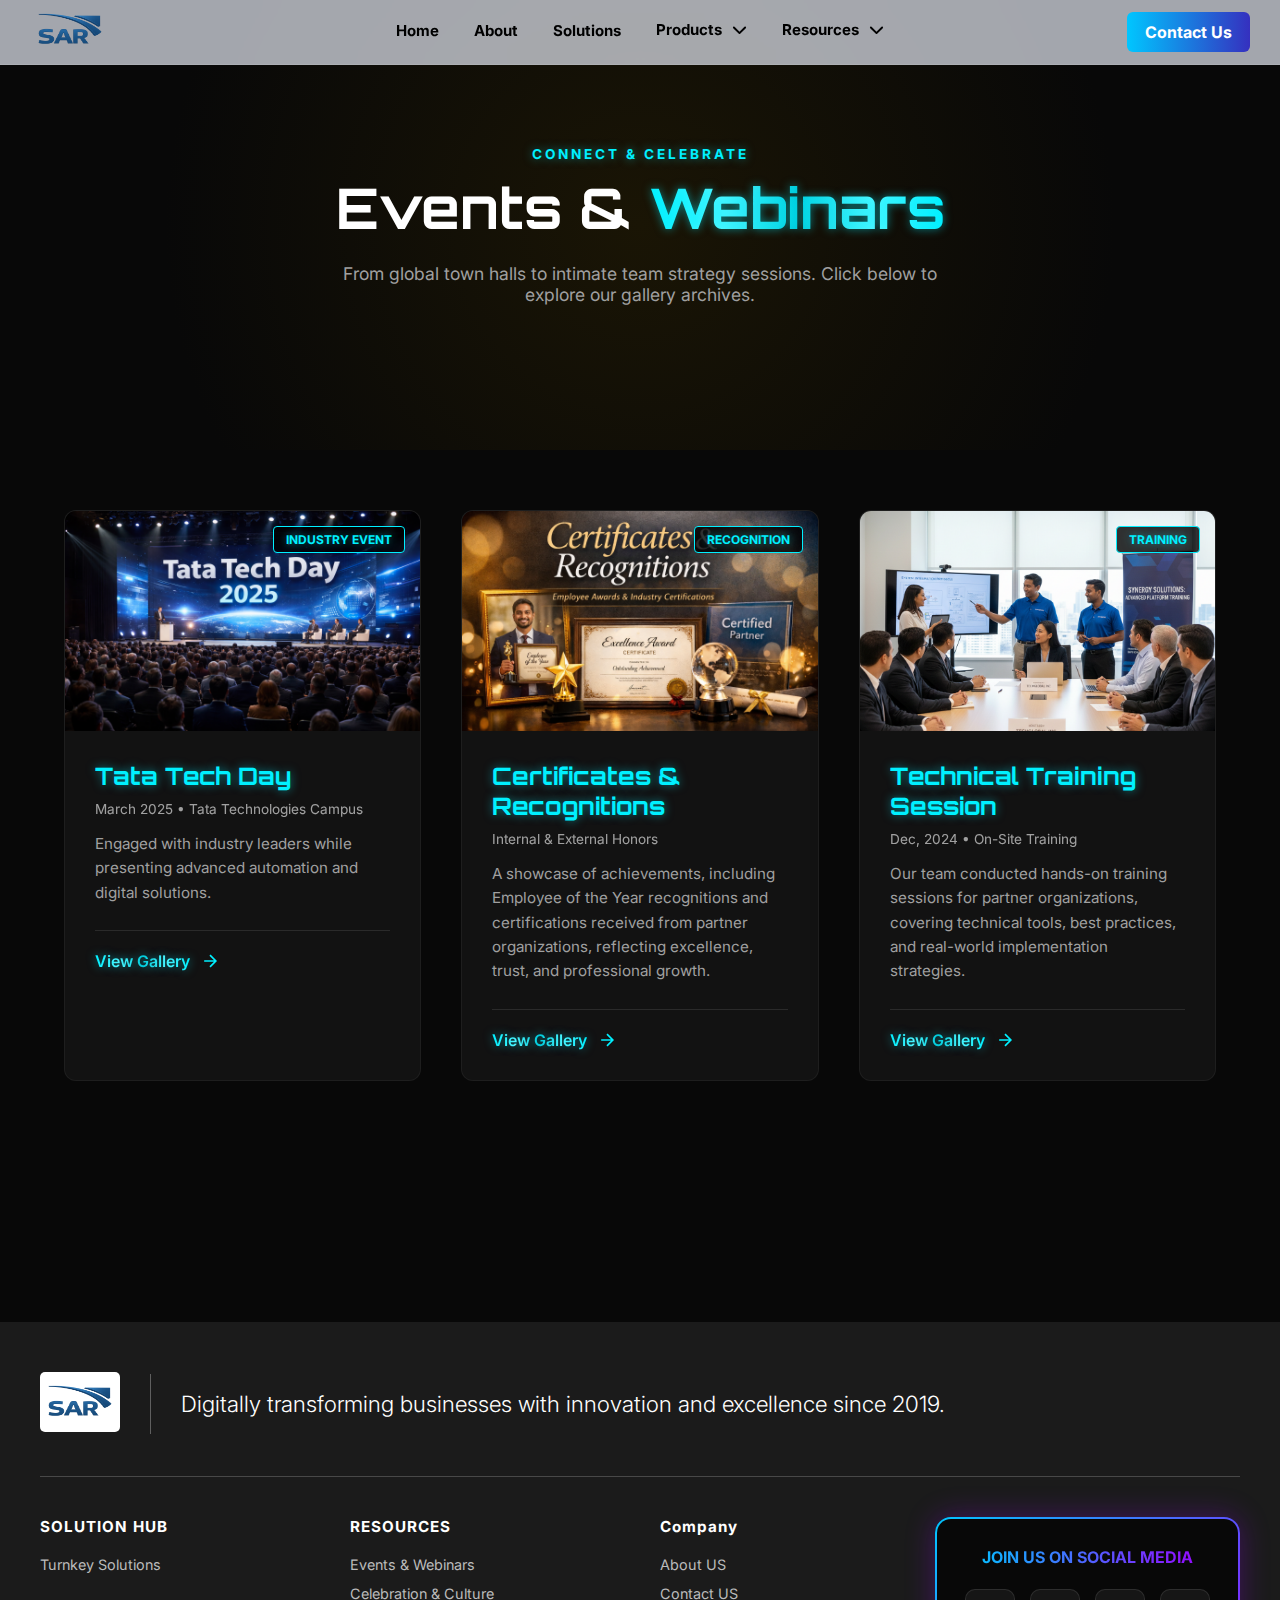
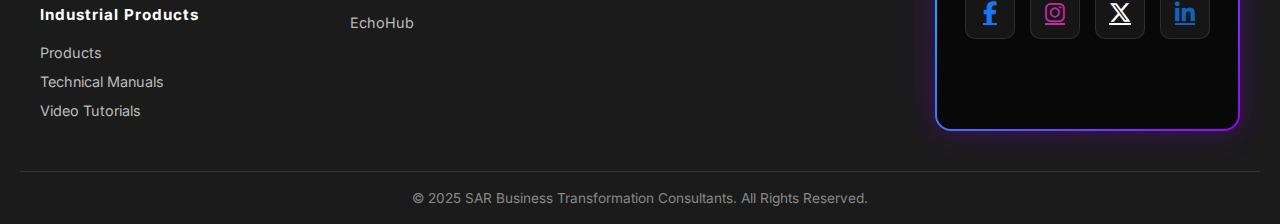
<file: event.html>
<!DOCTYPE html>
<html lang="en">
<head>
    <meta charset="UTF-8">
    <meta name="viewport" content="width=device-width, initial-scale=1.0">
    <title>Events & Webinars | SAR</title>
    <link href="https://fonts.googleapis.com/css2?family=Inter:wght@300;400;700&family=Orbitron:wght@500;700&display=swap" rel="stylesheet">
     <link rel="stylesheet" href="https://cdnjs.cloudflare.com/ajax/libs/font-awesome/6.5.1/css/all.min.css">
    <link rel="stylesheet" href="event.css">
</head>
<body>
 <header class="main-header">
        <div class="logo">
            <img src="images/loggoo.png" alt="SAR Logo">
        </div>

        <!-- NAVIGATION -->
        <nav class="main-nav nav-middle">
            <ul>
                <li><a href="home.html">Home</a></li>
                <li><a href="about.html">About</a></li>
                <li><a href="trunkey.html">Solutions</a></li>
                
                <!-- MEGA DROPDOWN - Products -->
                <li class="mega-dropdown-parent">
                    <a href="product_hub.html" class="nav-link">
                        Products <i class="fas fa-chevron-down arrow-icon"></i>
                    </a>
                    <div class="mega-menu-container">
                        <div class="mega-content-grid">
                            <div class="mega-col">
                                <h4 class="neon-title"><i class="fas fa-box-open"></i> Products</h4>
                                <ul>
                                    <li><a href="product.html">Industrial Products</a></li>
                                    <li><a href="manual.html">Technical Manuals</a></li>
                                </ul>
                            </div>
                            <div class="mega-col">
                                <h4 class="neon-title"><i class="fas fa-video"></i> Tutorials</h4>
                                <ul>
                                    <li><a href="video.html">Video Tutorials</a></li>
                                </ul>
                            </div>
                        </div>
                    </div>
                </li>

                <!-- MEGA DROPDOWN - Resources -->
                <li class="mega-dropdown-parent">
                    <a href="resource.html" class="nav-link">
                        Resources <i class="fas fa-chevron-down arrow-icon"></i>
                    </a>
                    <div class="mega-menu-container">
                        <div class="mega-content-grid">
                            <div class="mega-col">
                                <h4 class="neon-title"><i class="fas fa-face-grin-beam-sweat"></i> Events</h4>
                                <ul>
                                    <li><a href="event.html">Webinars & Events</a></li>
                                    <li><a href="celebration.html">Celebration & Culture</a></li>
                                </ul>
                            </div>
                            <div class="mega-col">
                                <h4 class="neon-title"><i class="fas fa-user"></i> Employee Voice</h4>
                                <ul>
                                    <li><a href="employee.html">EchoHub</a></li>
                                </ul>
                            </div>
                        </div>
                    </div>
                </li>
            </ul>
        </nav>

        <!-- CONTACT BUTTON -->
        <div class="contact-right">
            <a href="contact.html">Contact Us</a>
        </div>

        <!-- HAMBURGER -->
        <div class="mobile-menu-toggle">
            <i class="fas fa-bars"></i>
        </div>
    </header>

    <header class="event-hero">
        <div class="hero-overlay"></div>
        <div class="hero-content hidden">
            <p class="gold-subtitle">CONNECT & CELEBRATE</p>
            <h1>Events & <span class="text-gold">Webinars</span></h1>
            <p class="description">From global town halls to intimate team strategy sessions. Click below to explore our gallery archives.</p>
        </div>
    </header>

    <section class="events-container">
        
        <div class="event-card hidden">
            <div class="card-image">
                <img src="images/tech day.png" alt="Event">
                <span class="event-badge">Industry Event</span>
            </div>
            <div class="card-content">
                <h3>Tata Tech Day</h3>
                <p class="event-date">March 2025 • Tata Technologies Campus</p>
                <p class="event-desc">Engaged with industry leaders while presenting advanced automation and digital solutions.</p>
                
                <div class="card-footer">
                    <button class="view-gallery-btn open-gallery" data-target="TownHall">
                        <span>View Gallery</span>
                        <svg width="20" height="20" viewBox="0 0 24 24" fill="none" stroke="currentColor" stroke-width="2"><path d="M5 12h14M12 5l7 7-7 7"/></svg>
                    </button>
                </div>
            </div>
        </div>

        <div class="event-card hidden">
            <div class="card-image">
                <img src="images/recog.png" alt="certificates">
                <span class="event-badge">Recognition</span>
            </div>
            <div class="card-content">
                <h3>Certificates & Recognitions</h3>
                <p class="event-date">Internal & External Honors</p>
                <p class="event-desc">A showcase of achievements, including Employee of the Year recognitions and certifications received from partner organizations, reflecting excellence, trust, and professional growth.</p>
                
                <div class="card-footer">
                    <button class="view-gallery-btn open-gallery" data-target="Webinar">
                        <span>View Gallery</span>
                        <svg width="20" height="20" viewBox="0 0 24 24" fill="none" stroke="currentColor" stroke-width="2"><path d="M5 12h14M12 5l7 7-7 7"/></svg>
                    </button>
                </div>
            </div>
        </div>

        <div class="event-card hidden">
            <div class="card-image">
                <img src="images/training.png" alt="Training">
                <span class="event-badge">Training</span>
            </div>
            <div class="card-content">
                <h3>Technical Training Session</h3>
                <p class="event-date">Dec, 2024 • On-Site Training</p>
                <p class="event-desc"> Our team conducted hands-on training sessions for partner organizations, covering technical tools, best practices, and real-world implementation strategies.</p>
                
                <div class="card-footer">
                    <button class="view-gallery-btn open-gallery" data-target="TeamMeet">
                        <span>View Gallery</span>
                        <svg width="20" height="20" viewBox="0 0 24 24" fill="none" stroke="currentColor" stroke-width="2"><path d="M5 12h14M12 5l7 7-7 7"/></svg>
                    </button>
                </div>
            </div>
        </div>

        

    </section>

    <div class="section-divider"></div>
     <footer class="aa-footer">

        <!-- TOP BRAND ROW -->
        <div class="aa-footer-top">
            <div class="aa-brand">
                <img src="images/loggoo.png" alt="SAR Logo">
            </div>
            <div class="aa-divider-vertical"></div>
            <div class="aa-tagline">
                <p>Digitally transforming businesses with innovation and excellence since 2019.</p>
            </div>
        </div>
 
        <div class="aa-footer-line"></div>

        <!-- FOOTER COLUMNS -->
        <div class="aa-footer-bottom">

            <!-- SOLUTION HUB -->
            <div class="aa-footer-col">
                <h4>SOLUTION HUB</h4>
                <ul>
                   
                    <li><a href="trunkey.html">Turnkey Solutions</a></li>
                </ul>

                <br>

                <!-- INDUSTRIAL PRODUCTS -->
                <div class="aa-footer-col">
                    <h4>Industrial Products</h4>
                    <ul>
                        <li><a href="product.html">Products</a></li>
                        <li><a href="manual.html">Technical Manuals</a></li>
                        <li><a href="video.html">Video Tutorials</a></li>
                    </ul>
                </div>
            </div>

            <!-- RESOURCES -->
            <div class="aa-footer-col">
                <h4>RESOURCES</h4>
                <ul>
                    <li><a href="event.html">Events & Webinars</a></li>
                    <li><a href="celebration.html">Celebration & Culture</a></li>
                    <li><a href="employee.html">EchoHub</a></li>
                </ul>
            </div>

            <!-- COMPANY / CONTACT -->
            <div class="aa-footer-col">
                <h4>Company</h4>
                <ul class="contact-list">
                    <li><a href="about.html">About US</a></li>
                    <li><a href="contact.html">Contact US</a></li>
                </ul>
            </div>

            <!-- SOCIAL MEDIA -->
            <div class="social-box-container">
                <div class="social-glow-box">
                    <h4>JOIN US ON SOCIAL MEDIA</h4>
                    <div class="social-icons-grid">
                        <a href="#" class="social-btn facebook"><i class="fab fa-facebook-f"></i></a>
                        <a href="#" class="social-btn instagram"><i class="fab fa-instagram"></i></a>
                        <a href="#" class="social-btn x-twitter"><i class="fab fa-x-twitter"></i></a>
                        <a href="#" class="social-btn linkedin"><i class="fab fa-linkedin-in"></i></a>
                    </div>
                </div>
            </div>

        </div>

        <!-- COPYRIGHT -->
        <div class="aa-footer-copy">
            © 2025 SAR Business Transformation Consultants. All Rights Reserved.
        </div>
    </footer>


    <div id="gallery-lightbox" class="lightbox hidden" aria-hidden="true" role="dialog">
        <div class="lightbox-content">
      
          <button id="lightbox-close" class="lightbox-close" aria-label="Close Lightbox">✕</button>
      
          <div id="lightbox-story-box" class="lightbox-story-box">
             <h3 id="lightbox-title"></h3>
             <p id="lightbox-text"></p>
          </div>
      
          <div class="carousel-viewport">
            <div id="carousel" class="carousel"></div>
          </div>
      
          <div class="lightbox-controls">
            <button id="prev" class="control" aria-label="Previous Image">◀</button>
            <div class="dots" id="dots"></div>
            <button id="next" class="control" aria-label="Next Image">▶</button>
          </div>
      
          <div class="autoplay-row">
            <label style="display: flex; align-items: center; gap: 8px; cursor: pointer; color: #a0a0a0;">
              <input type="checkbox" id="autoplayToggle"> Autoplay Enable
            </label>
          </div>
      
        </div>
    </div>

    <script src="event.js"></script>
</body>
</html>
</file>
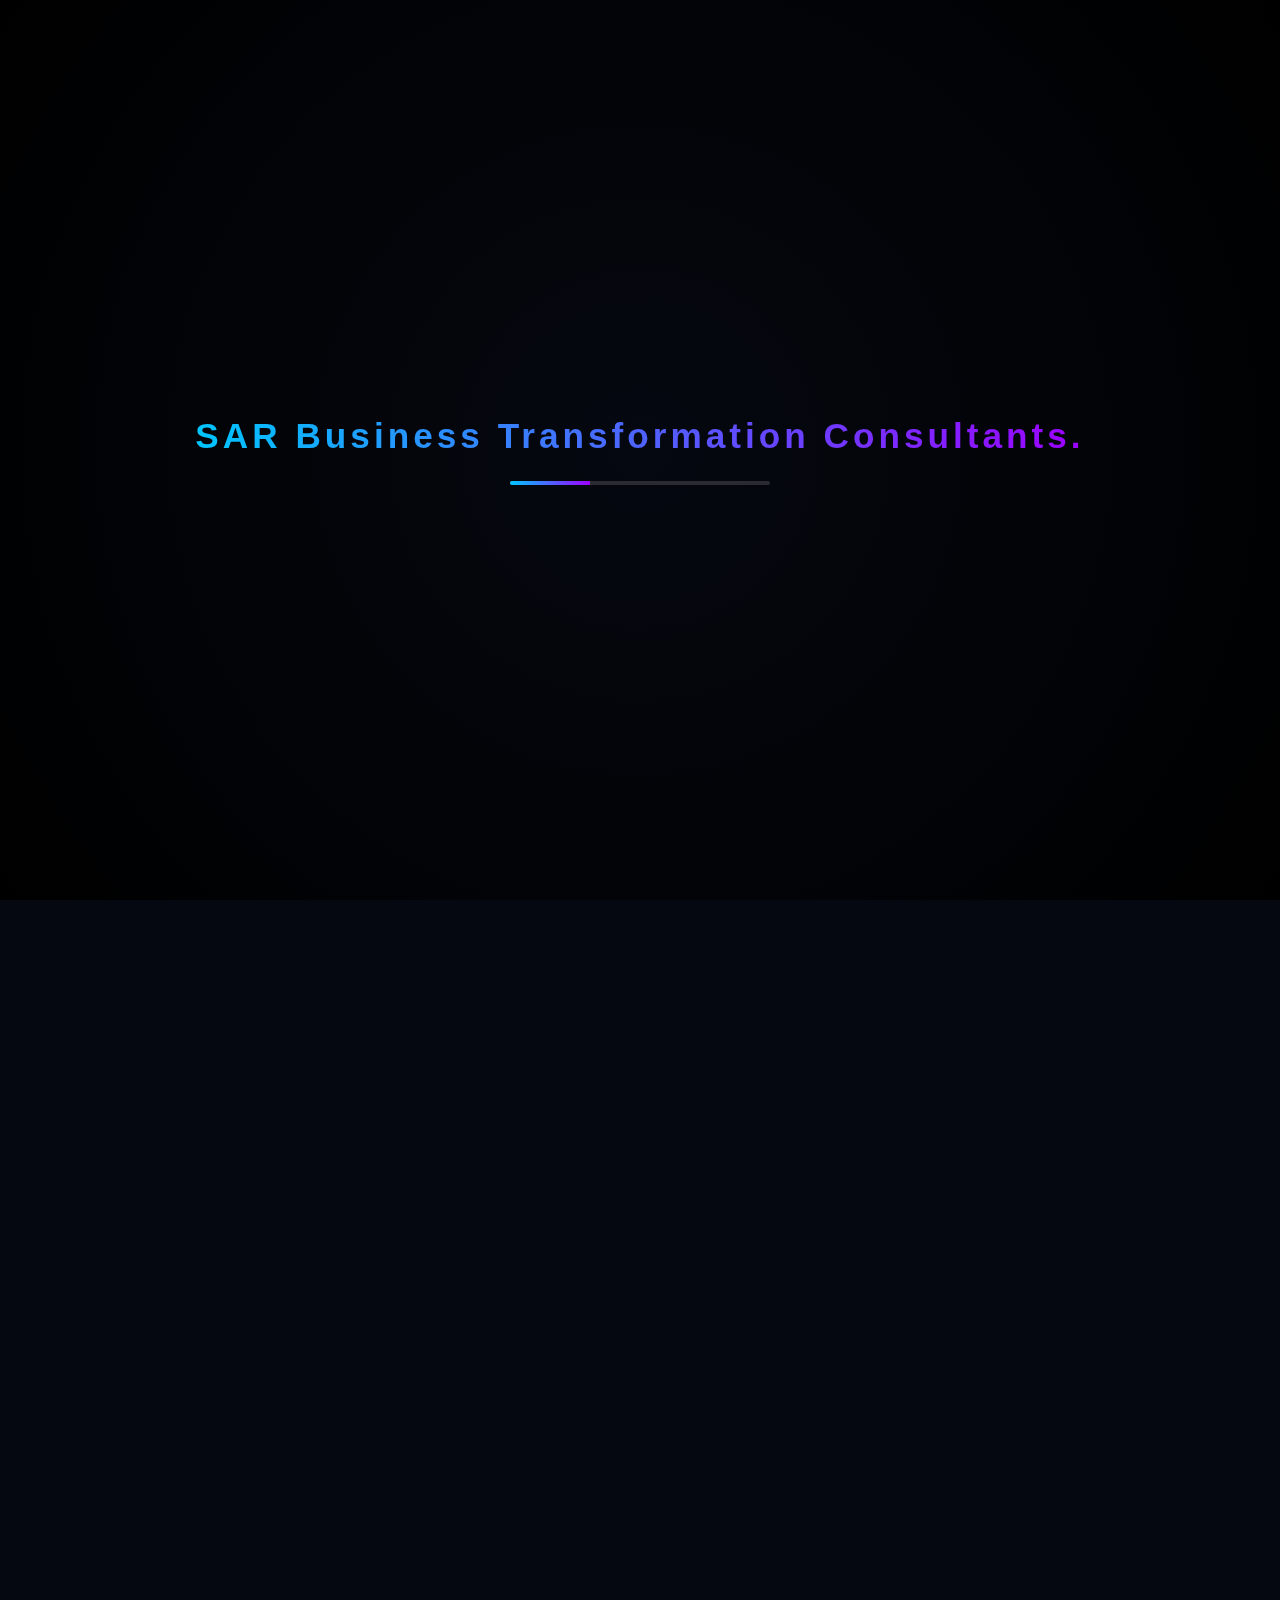
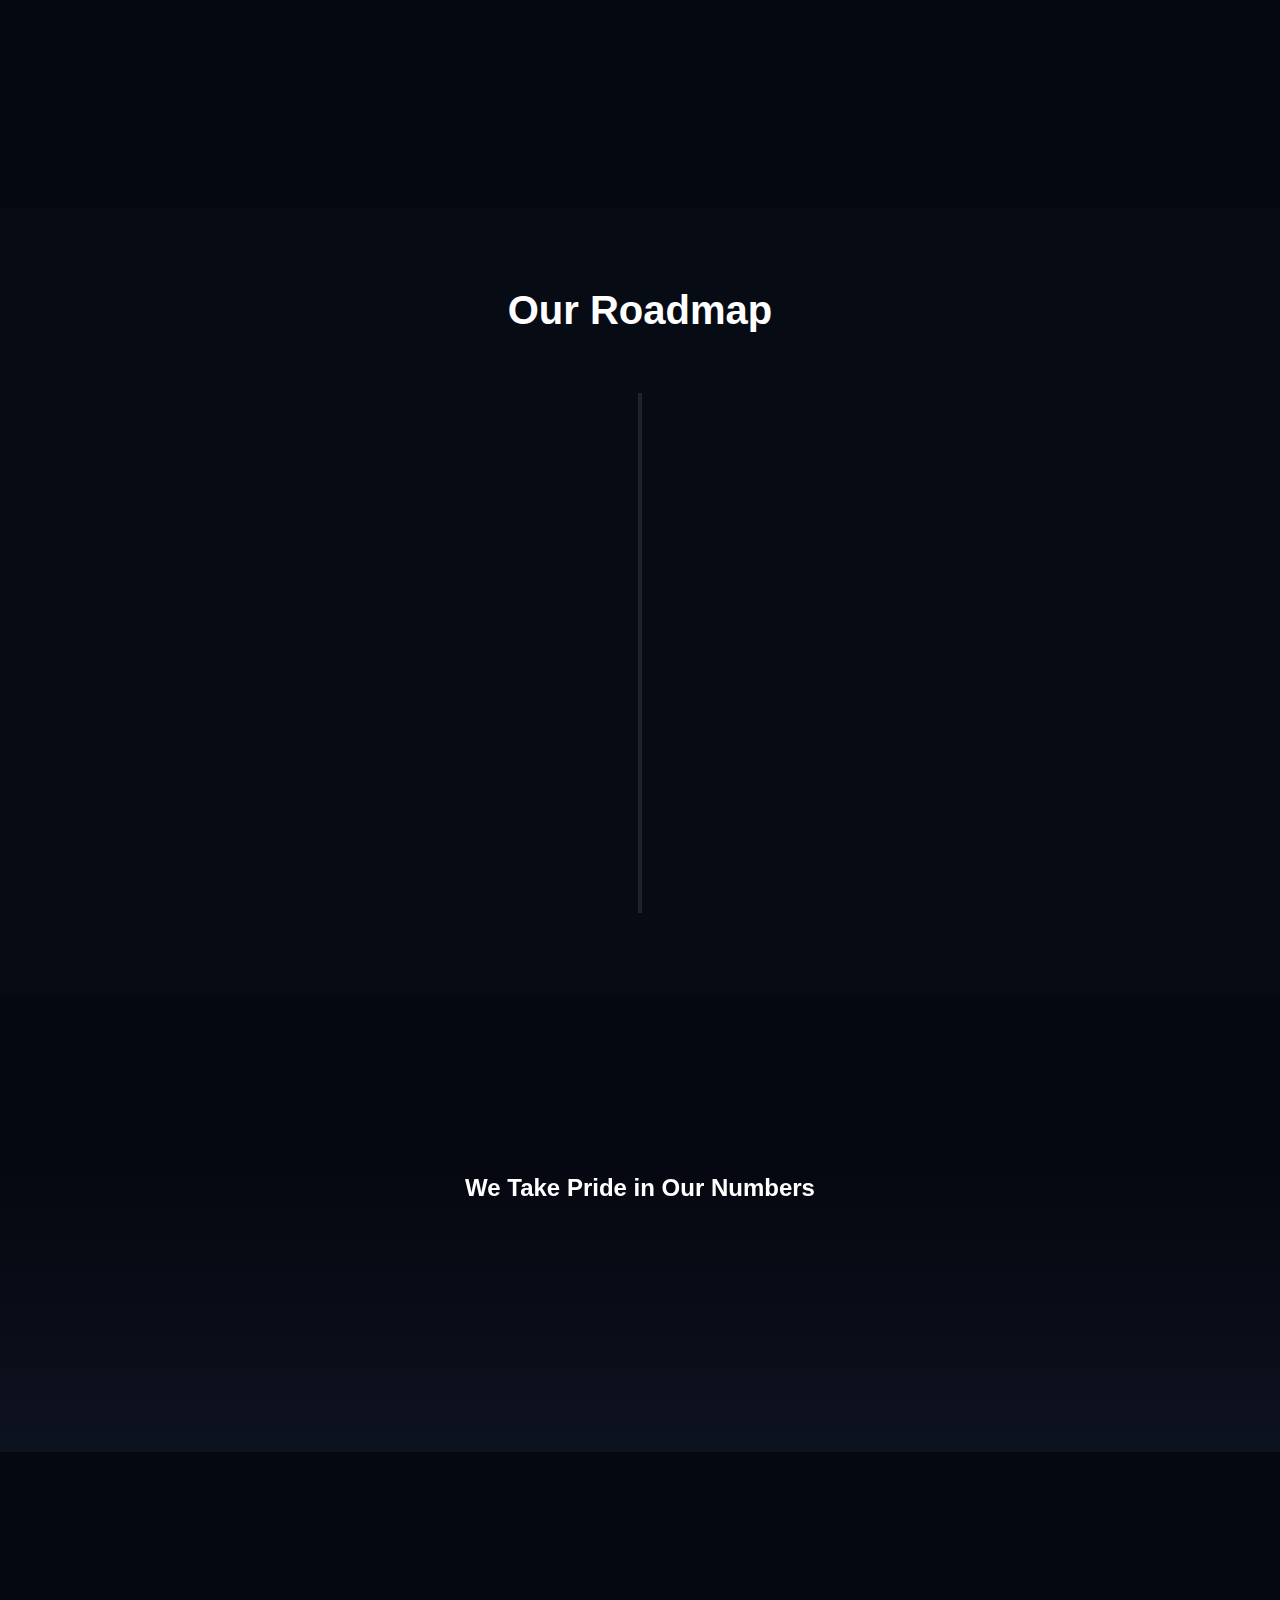
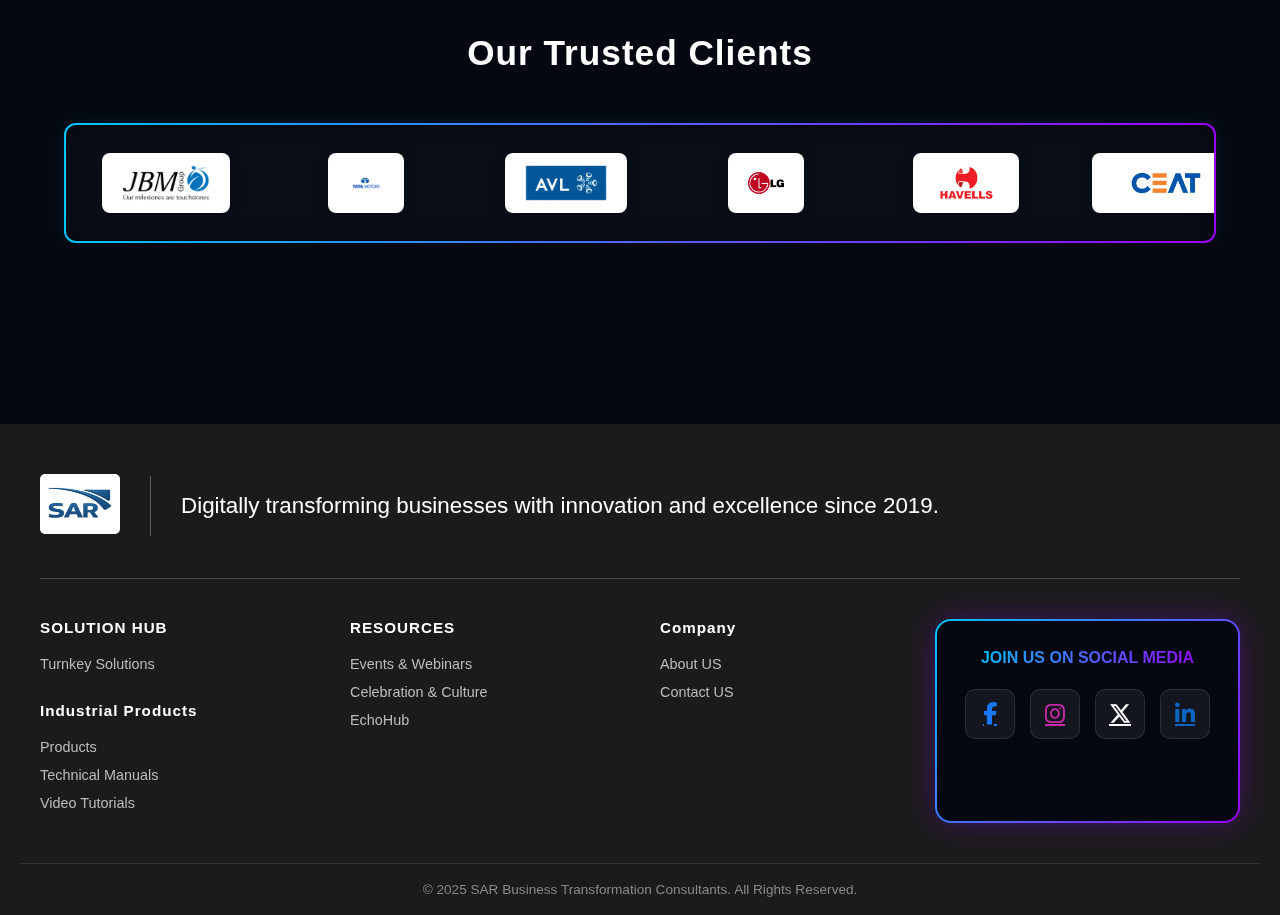
<file: home.html>
<!DOCTYPE html>
<html lang="en">
<head>
    <meta charset="UTF-8">
    <meta name="viewport" content="width=device-width, initial-scale=1.0">
    <title>SAR - Digitally Transforming</title>
    <link rel="stylesheet" href="https://cdnjs.cloudflare.com/ajax/libs/font-awesome/6.5.1/css/all.min.css">
    <link rel="stylesheet" href="home.css">
</head>
<body>

    <div class="preloader">
    <div class="loader-content">
        <div class="loader-text">SAR Business Transformation Consultants.</div>
        <div class="loader-bar"></div>
    </div>
</div>

   <header class="main-header">
        <div class="logo">
            <img src="images/loggoo.png" alt="SAR Logo">
        </div>

       <nav class="main-nav nav-middle">
    <ul>
        <li><a href="home.html">Home</a></li>
        <li><a href="about.html">About</a></li> 
         <li><a href="trunkey.html">Solutions</a></li> 
         
        <li class="mega-dropdown-parent">
            <a href="product_hub.html" class="nav-link">Products <i class="fas fa-chevron-down arrow-icon"></i></a>

            <div class="mega-menu-container">
                <div class="mega-content-grid">

                    <div class="mega-col">
                        <h4 class="neon-title"><i class="fas fa-box-open"></i> Products</h4>
                        <ul>
                            <li><a href="product.html">Industrial Products</a></li>
                            <li><a href="manual.html">Technical Manuals</a></li>
                           
                        </ul>
                    </div>
                     <div class="mega-col">
                        <h4 class="neon-title"><i class="fas fa-video"></i> Tutorials</h4>
                        <ul>
                        
                            <li><a href="video.html">Video Tutorials</a></li>
                          
                        </ul>
                    </div>
                </div>
            </div>
        </li>
        <!-- MEGA DROPDOWN - Resources -->
        <li class="mega-dropdown-parent">
            <a href="resource.html" class="nav-link">Resources <i class="fas fa-chevron-down arrow-icon"></i></a>

            <div class="mega-menu-container">
                <div class="mega-content-grid">
                    
                    <div class="mega-col">
                        <h4 class="neon-title"><i class="fas fa-face-grin-beam-sweat"></i> Events</h4>
                        <ul>
                            <li><a href="event.html">Webinars & Events</a></li>
                            <li><a href="celebration.html">Celebration & Culture</a></li>
                            
                        </ul>
                    </div>

                    <div class="mega-col">
                        <h4 class="neon-title"><i class="fas fa-user"></i> Employee Voice</h4>
                        <ul>

                            <li><a href="employee.html">EchoHub</a></li>
                        </ul>
                    </div>

                   
                </div>
            </div>
        </li>
    </ul>
</nav>

        <div class="contact-right">
            <a href="contact.html">Contact Us</a>
        </div>

        <div class="mobile-menu-toggle">
    <i class="fas fa-bars"></i>
</div>

    </header>



    <section id="home" class="hero-section">
        <div class="slideshow-container">
            <div class="slide"><img src="images/slide4.png" alt="Slide 1"></div>
            <div class="slide"><img src="images/slide4.png" alt="Slide 2"></div>
            <div class="slide"><img src="images/slide4.png" alt="Slide 3"></div>
            <div class="slide"><img src="images/slide4.png" alt="Slide 4"></div>
        </div> 
    </section>
     
    <div class="section-divider"></div>
    
    <section class="dashboard-section">
        <div class="section-title scroll-trigger fade-up">
            <h2>Why Choose SAR?</h2>
            <p>Empowering your digital transformation.</p>
        </div>

        <div class="dashboard-grid">
            <div class="dash-card scroll-trigger slide-left">
                <div class="icon-box"><i class="fas fa-rocket"></i></div>
                <h3>High Performance</h3>
                <p>Optimized workflows that increase efficiency by 200%.</p>
            </div>
            
            <div class="dash-card scroll-trigger slide-right">
                <div class="icon-box"><i class="fas fa-shield-alt"></i></div>
                <h3>Secure Infrastructure</h3>
                <p>Enterprise-grade security protecting your data 24/7.</p>
            </div>

            <div class="dash-card scroll-trigger slide-left">
                <div class="icon-box"><i class="fas fa-chart-line"></i></div>
                <h3>Real-time Analytics</h3>
                <p>Live dashboards to track your growth instantly.</p>
            </div>

            <div class="dash-card scroll-trigger slide-right">
                <div class="icon-box"><i class="fas fa-cogs"></i></div>
                <h3>Automated Solutions</h3>
                <p>Reduce manual errors with our smart automation tools.</p>
            </div>
        </div>
    </section>


     <div class="section-divider"></div>

    <section id="process" class="process-section">
        <h2 class="section-heading">Our Roadmap</h2>
        <div class="timeline">
            <div class="timeline-line"></div>
            
            <div class="timeline-item left scroll-trigger slide-left">
                <div class="content">
                    <h3>01. Hardware</h3>
                    <p>Robust, scalable hardware infrastructure built for performance and longevity.</p>
                </div>
            </div>
            
            <div class="timeline-item right scroll-trigger slide-right">
                <div class="content">
                    <h3>02. Connectivity</h3>
                    <p>Secure and seamless connectivity enabling real-time data flow and control.</p>
                </div>
            </div>

            <div class="timeline-item left scroll-trigger slide-left">
                <div class="content">
                    <h3>03. Platform</h3>
                    <p>Smart software platforms that integrate data, automation, and insights.</p>
                </div>
            </div>

            <div class="timeline-item right scroll-trigger slide-right">
                <div class="content">
                    <h3>04. Customer Experience</h3>
                    <p>Intuitive interfaces and solutions that enhance user satisfaction and engagement.</p>
                </div>
            </div>
        </div>
    </section>

        
        <div class="section-divider"></div>

        
        <section class="stats-section">
            <h2>We Take Pride in Our Numbers</h2>
        <div class="stats-container">
    <div class="stat-box">
        <div class="icon-box"><i class="fas fa-clock"></i></div>
        <h3 class="counter" data-target="6">0</h3>
        <p>Years Experience</p>
    </div>
    <div class="stat-box">
        <div class="icon-box"><i class="fas fa-boxes"></i></div>
        <h3 class="counter" data-target="5000">0</h3>
        <p>Products Installed</p>
    </div>
    <div class="stat-box">
        <div class="icon-box"><i class="fas fa-smile-beam">
</i></div>
        <h3 class="counter" data-target="20">0</h3>
        <p>Happy Clients</p>
    </div>
</div>

    </section>
    

    
<div class="section-divider"></div>

   <section id="clients" class="clients-section">
        <div class="client-container">
            <h2>Our Trusted Clients</h2>
            
            <div class="logo-slider">
                
                   <div class="logo-slide-track">

            <div class="logo-slide">
                <img src="images/JBM.png" alt="JBM">
            </div>

            <div class="logo-slide">
                <img src="images/TATA.jpeg" alt="TATA MOTORS">
            </div>

            <div class="logo-slide">
                <img src="images/AVL.png" alt="AVL">
            </div>

            <div class="logo-slide">
                <img src="images/LG.png" alt="LG">
            </div>

            <div class="logo-slide">
                <img src="images/HAVELLS.png" alt="HAVELLS">
            </div>

           <div class="logo-slide">
                <img src="images/CEATpng.png" alt="CEAT">
            </div>

            <div class="logo-slide">
                <img src="images/Suzuki Logo.jpeg" alt="SUZUKI">
            </div>

</div>

                </div>
            </div>
        </div>
    </section>

    
<div class="section-divider"></div>

   <footer class="aa-footer">

    <!-- TOP BRAND ROW -->
    <div class="aa-footer-top">
        <div class="aa-brand">
            <img src="images/loggoo.png" alt="SAR Logo">
        </div>

        <div class="aa-divider-vertical"></div>

        <div class="aa-tagline">
            <p> Digitally transforming businesses with innovation and excellence since 2019.</p>
        </div>
    </div>

    
    <div class="aa-footer-line"></div>

   
    <div class="aa-footer-bottom">

        
        <div class="aa-footer-col">
            <h4>SOLUTION HUB</h4>
            <ul>
                <li><a href="trunkey.html">Turnkey Solutions</a></li>
            </ul>
    
<br>
         <div class="aa-footer-col">
            <h4>Industrial Products</h4>
            <ul>
              <li><a href="product.html"> Products</a></li>
                <li><a href="manual.html">Technical Manuals</a></li>
                <li><a href="video.html">Video Tutorials</a></li>
            </ul>
        </div>
        </div>

        
        <div class="aa-footer-col">
            <h4>RESOURCES</h4>
            <ul>
                 <li><a href="event.html">Events & Webinars</a></li>
                <li><a href="celebration.html">Celebration & Culture</a></li>
                <li><a href="employee.html">EchoHub</a></li>  
            </ul>
        </div>

        <!-- CONTACT -->
        <div class="aa-footer-col">
            <h4>Company</h4>
            <ul class="contact-list">
                 <li><a href="about.html">About US</a></li>
                <li><a href="contact.html">Contact US</a></li>
                
            </ul>
        </div>


    <div class="social-box-container">
    <div class="social-glow-box">

        <h4>JOIN US ON SOCIAL MEDIA</h4>

        <div class="social-icons-grid">
            <a href="#" class="social-btn facebook">
                <i class="fab fa-facebook-f"></i>
            </a>

            <a href="#" class="social-btn instagram">
                <i class="fab fa-instagram"></i>
            </a>

            <a href="#" class="social-btn x-twitter">
                <i class="fab fa-x-twitter"></i>
            </a>

            <a href="#" class="social-btn linkedin">
                <i class="fab fa-linkedin-in"></i>
            </a>
        </div>

    </div>
</div>
</div>


    <!-- COPYRIGHT -->
    <div class="aa-footer-copy">
        © 2025 SAR Business Transformation Consultants. All Rights Reserved.
    </div>

</footer>

    <script src="home.js"></script>
</body>
</html>
</file>
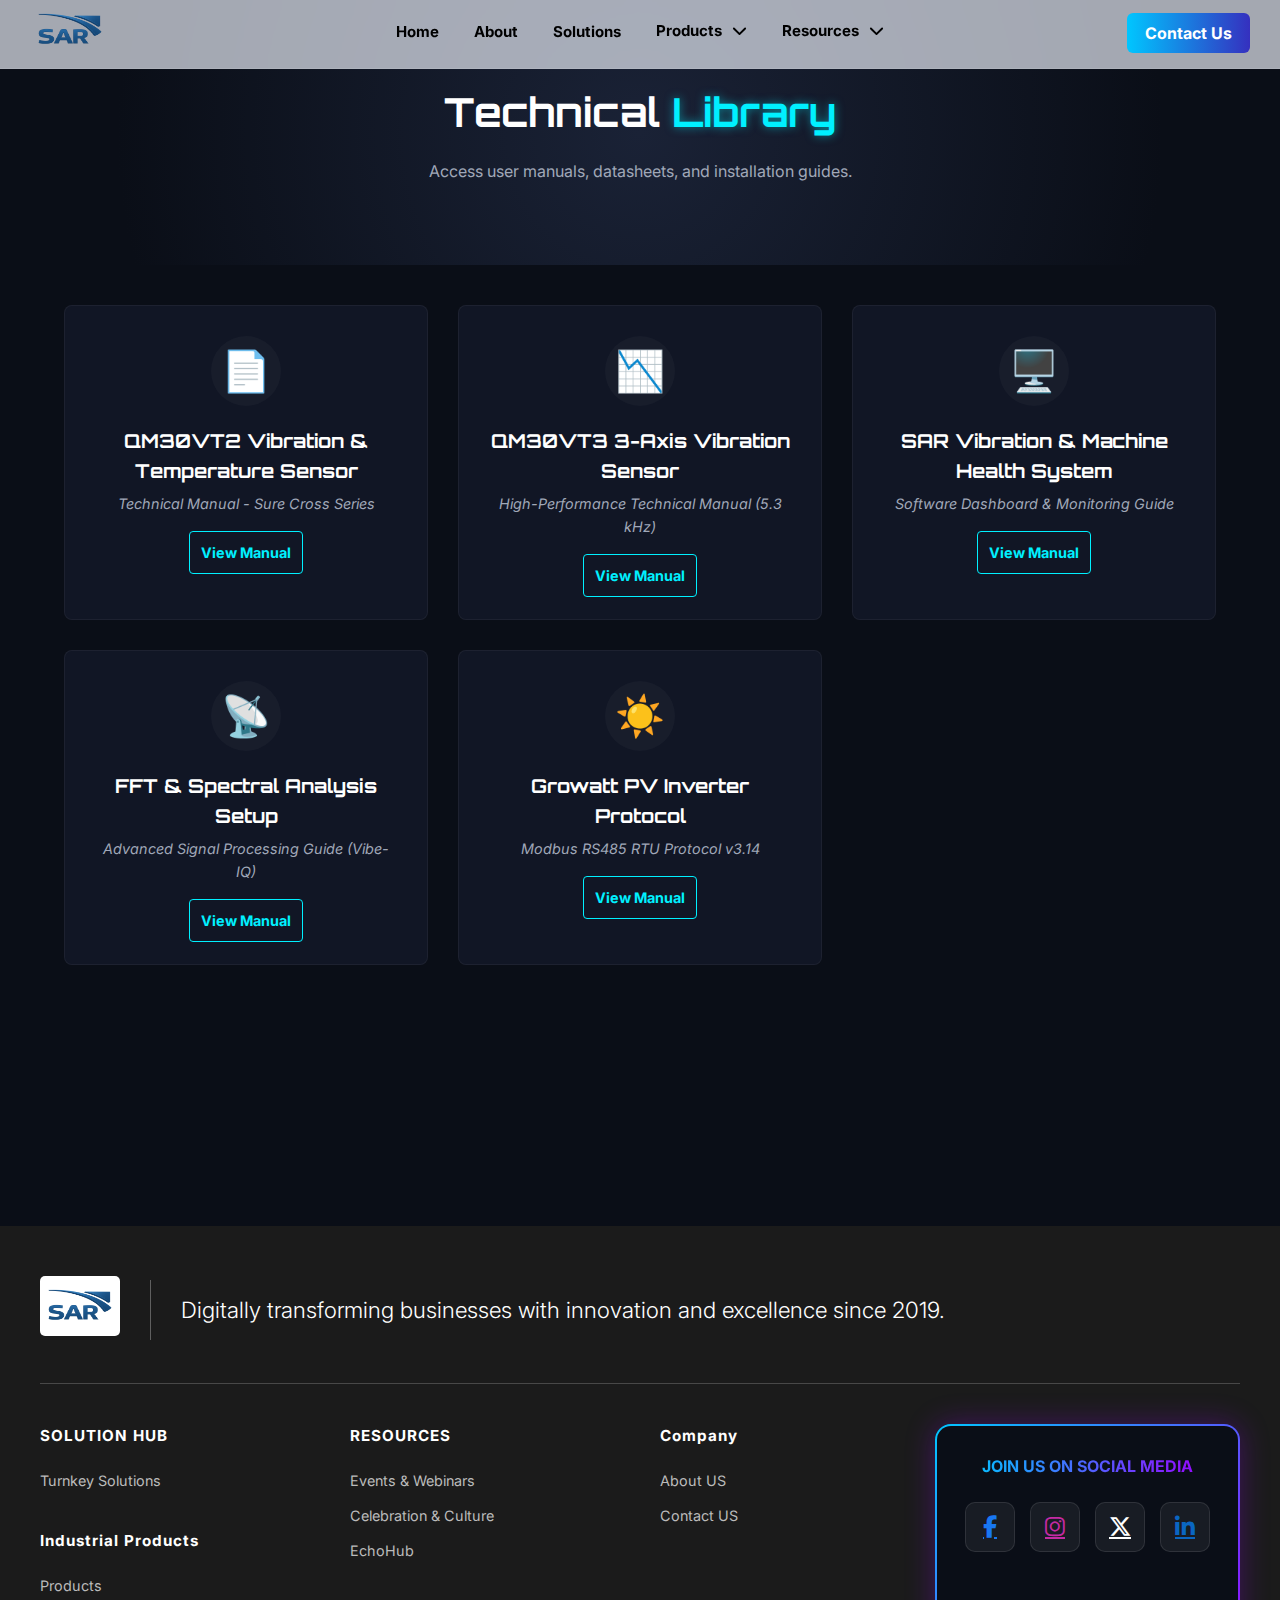
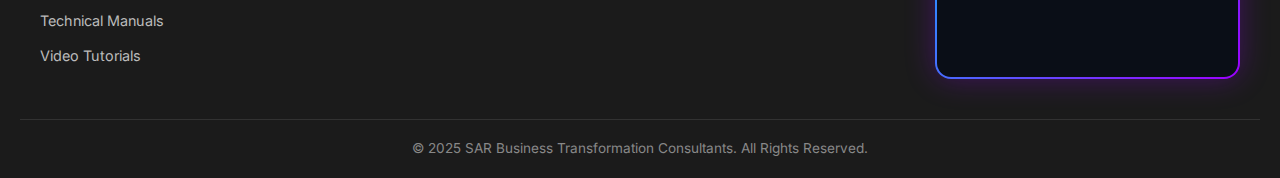
<file: manual.html>
<!DOCTYPE html>
<html lang="en">
<head>
    <meta charset="UTF-8">
    <meta name="viewport" content="width=device-width, initial-scale=1.0">
    <title>Technical Manuals</title>
    <link href="https://fonts.googleapis.com/css2?family=Inter:wght@300;400;700&family=Orbitron:wght@500;700&display=swap" rel="stylesheet">
     <link rel="stylesheet" href="https://cdnjs.cloudflare.com/ajax/libs/font-awesome/6.5.1/css/all.min.css">
    <link rel="stylesheet" href="manual.css">
</head>
<body>

   <header class="main-header">
        <div class="logo">
            <img src="images/loggoo.png" alt="SAR Logo">
        </div>

        <!-- NAVIGATION -->
        <nav class="main-nav nav-middle">
            <ul>
                <li><a href="home.html">Home</a></li>
                <li><a href="about.html">About</a></li>
                <li><a href="trunkey.html">Solutions</a></li>
                
                

                <!-- MEGA DROPDOWN - Products -->
                <li class="mega-dropdown-parent">
                    <a href="product_hub.html" class="nav-link">
                        Products <i class="fas fa-chevron-down arrow-icon"></i>
                    </a>
                    <div class="mega-menu-container">
                        <div class="mega-content-grid">
                            <div class="mega-col">
                                <h4 class="neon-title"><i class="fas fa-box-open"></i> Products</h4>
                                <ul>
                                    <li><a href="product.html">Industrial Products</a></li>
                                    <li><a href="manual.html">Technical Manuals</a></li>
                                </ul>
                            </div>
                            <div class="mega-col">
                                <h4 class="neon-title"><i class="fas fa-video"></i> Tutorials</h4>
                                <ul>
                                    <li><a href="video.html">Video Tutorials</a></li>
                                </ul>
                            </div>
                        </div>
                    </div>
                </li>

                <!-- MEGA DROPDOWN - Resources -->
                <li class="mega-dropdown-parent">
                    <a href="resource.html" class="nav-link">
                        Resources <i class="fas fa-chevron-down arrow-icon"></i>
                    </a>
                    <div class="mega-menu-container">
                        <div class="mega-content-grid">
                            <div class="mega-col">
                                <h4 class="neon-title"><i class="fas fa-face-grin-beam-sweat"></i> Events</h4>
                                <ul>
                                    <li><a href="event.html">Webinars & Events</a></li>
                                    <li><a href="celebration.html">Celebration & Culture</a></li>
                                </ul>
                            </div>
                            <div class="mega-col">
                                <h4 class="neon-title"><i class="fas fa-user"></i> Employee Voice</h4>
                                <ul>
                                    <li><a href="employee.html">EchoHub</a></li>
                                </ul>
                            </div>
                        </div>
                    </div>
                </li>
            </ul>
        </nav>

        <!-- CONTACT BUTTON -->
        <div class="contact-right">
            <a href="contact.html">Contact Us</a>
        </div>

        <!-- HAMBURGER -->
        <div class="mobile-menu-toggle">
            <i class="fas fa-bars"></i>
        </div>
    </header>

    <header class="page-header">
        <div class="header-content">
            <h1>Technical <span class="highlight">Library</span></h1>
            <p>Access user manuals, datasheets, and installation guides.</p>
        </div>
    </header>

    <section class="resources-section">
        <div class="resource-grid">

            <div class="resource-card">
                <div class="card-icon">📄</div>
                <div class="card-content">
                    <h3>QM30VT2 Vibration & Temperature Sensor</h3>
                    <p class="doc-type">Technical Manual - Sure Cross Series</p>
                    <a href="images\vt2 banner manual (1).pdf" target="_blank" class="pdf-btn">View Manual</a>
                    
                </div>
            </div>

            <div class="resource-card">
                <div class="card-icon">📉</div>
                <div class="card-content">
                    <h3>QM30VT3 3-Axis Vibration Sensor</h3>
                    <p class="doc-type">High-Performance Technical Manual (5.3 kHz)</p>
                    <a href="images\vt3 manual.pdf" target="_blank" class="pdf-btn">View Manual</a>
                </div>
            </div>

            <div class="resource-card">
                <div class="card-icon">🖥️</div>
                <div class="card-content">
                    <h3>SAR Vibration & Machine Health System</h3>
                    <p class="doc-type">Software Dashboard & Monitoring Guide</p>
                    <a href="images\Vibration and Temperature Sensor(SAR) (1).pdf" target="_blank" class="pdf-btn">View Manual</a>
                    
                </div>
            </div>

            <div class="resource-card">
                <div class="card-icon">📡</div>
                <div class="card-content">
                    <h3>FFT & Spectral Analysis Setup</h3>
                    <p class="doc-type">Advanced Signal Processing Guide (Vibe-IQ)</p>
                    <a href="images\fft manual.pdf" target="_blank" class="pdf-btn">View Manual</a>
                </div>
            </div>

            <div class="resource-card">
                <div class="card-icon">☀️</div>
                <div class="card-content">
                    <h3>Growatt PV Inverter Protocol</h3>
                    <p class="doc-type">Modbus RS485 RTU Protocol v3.14</p>
                    <a href="images\Growatt-PV-Inverter-Modbus-RS485-RTU-Protocol-V3-14.pdf" target="_blank" class="pdf-btn">View Manual</a>
                </div>
            </div>

            </div>
    </section>

   <div class="section-divider"></div>
     <footer class="aa-footer">

        <!-- TOP BRAND ROW -->
        <div class="aa-footer-top">
            <div class="aa-brand">
                <img src="images/loggoo.png" alt="SAR Logo">
            </div>
            <div class="aa-divider-vertical"></div>
            <div class="aa-tagline">
                <p>Digitally transforming businesses with innovation and excellence since 2019.</p>
            </div>
        </div>

        <div class="aa-footer-line"></div>

        <!-- FOOTER COLUMNS -->
        <div class="aa-footer-bottom">

            <!-- SOLUTION HUB -->
            <div class="aa-footer-col">
                <h4>SOLUTION HUB</h4>
                <ul>
                    <li><a href="trunkey.html">Turnkey Solutions</a></li>
                </ul>

                <br>

                <!-- INDUSTRIAL PRODUCTS -->
                <div class="aa-footer-col">
                    <h4>Industrial Products</h4>
                    <ul>
                        <li><a href="product.html">Products</a></li>
                        <li><a href="manual.html">Technical Manuals</a></li>
                        <li><a href="video.html">Video Tutorials</a></li>
                    </ul>
                </div>
            </div>

            <!-- RESOURCES -->
            <div class="aa-footer-col">
                <h4>RESOURCES</h4>
                <ul>
                    <li><a href="event.html">Events & Webinars</a></li>
                    <li><a href="celebration.html">Celebration & Culture</a></li>
                    <li><a href="employee.html">EchoHub</a></li>
                </ul>
            </div>

            <!-- COMPANY / CONTACT -->
            <div class="aa-footer-col">
                <h4>Company</h4>
                <ul class="contact-list">
                    <li><a href="about.html">About US</a></li>
                    <li><a href="contact.html">Contact US</a></li>
                </ul>
            </div>

            <!-- SOCIAL MEDIA -->
            <div class="social-box-container">
                <div class="social-glow-box">
                    <h4>JOIN US ON SOCIAL MEDIA</h4>
                    <div class="social-icons-grid">
                        <a href="#" class="social-btn facebook"><i class="fab fa-facebook-f"></i></a>
                        <a href="#" class="social-btn instagram"><i class="fab fa-instagram"></i></a>
                        <a href="#" class="social-btn x-twitter"><i class="fab fa-x-twitter"></i></a>
                        <a href="#" class="social-btn linkedin"><i class="fab fa-linkedin-in"></i></a>
                    </div>
                </div>
            </div>

        </div>

        <!-- COPYRIGHT -->
        <div class="aa-footer-copy">
            © 2025 SAR Business Transformation Consultants. All Rights Reserved.
        </div>
    </footer>

    <script src="manual.js"></script>

</body>
</html>
</file>
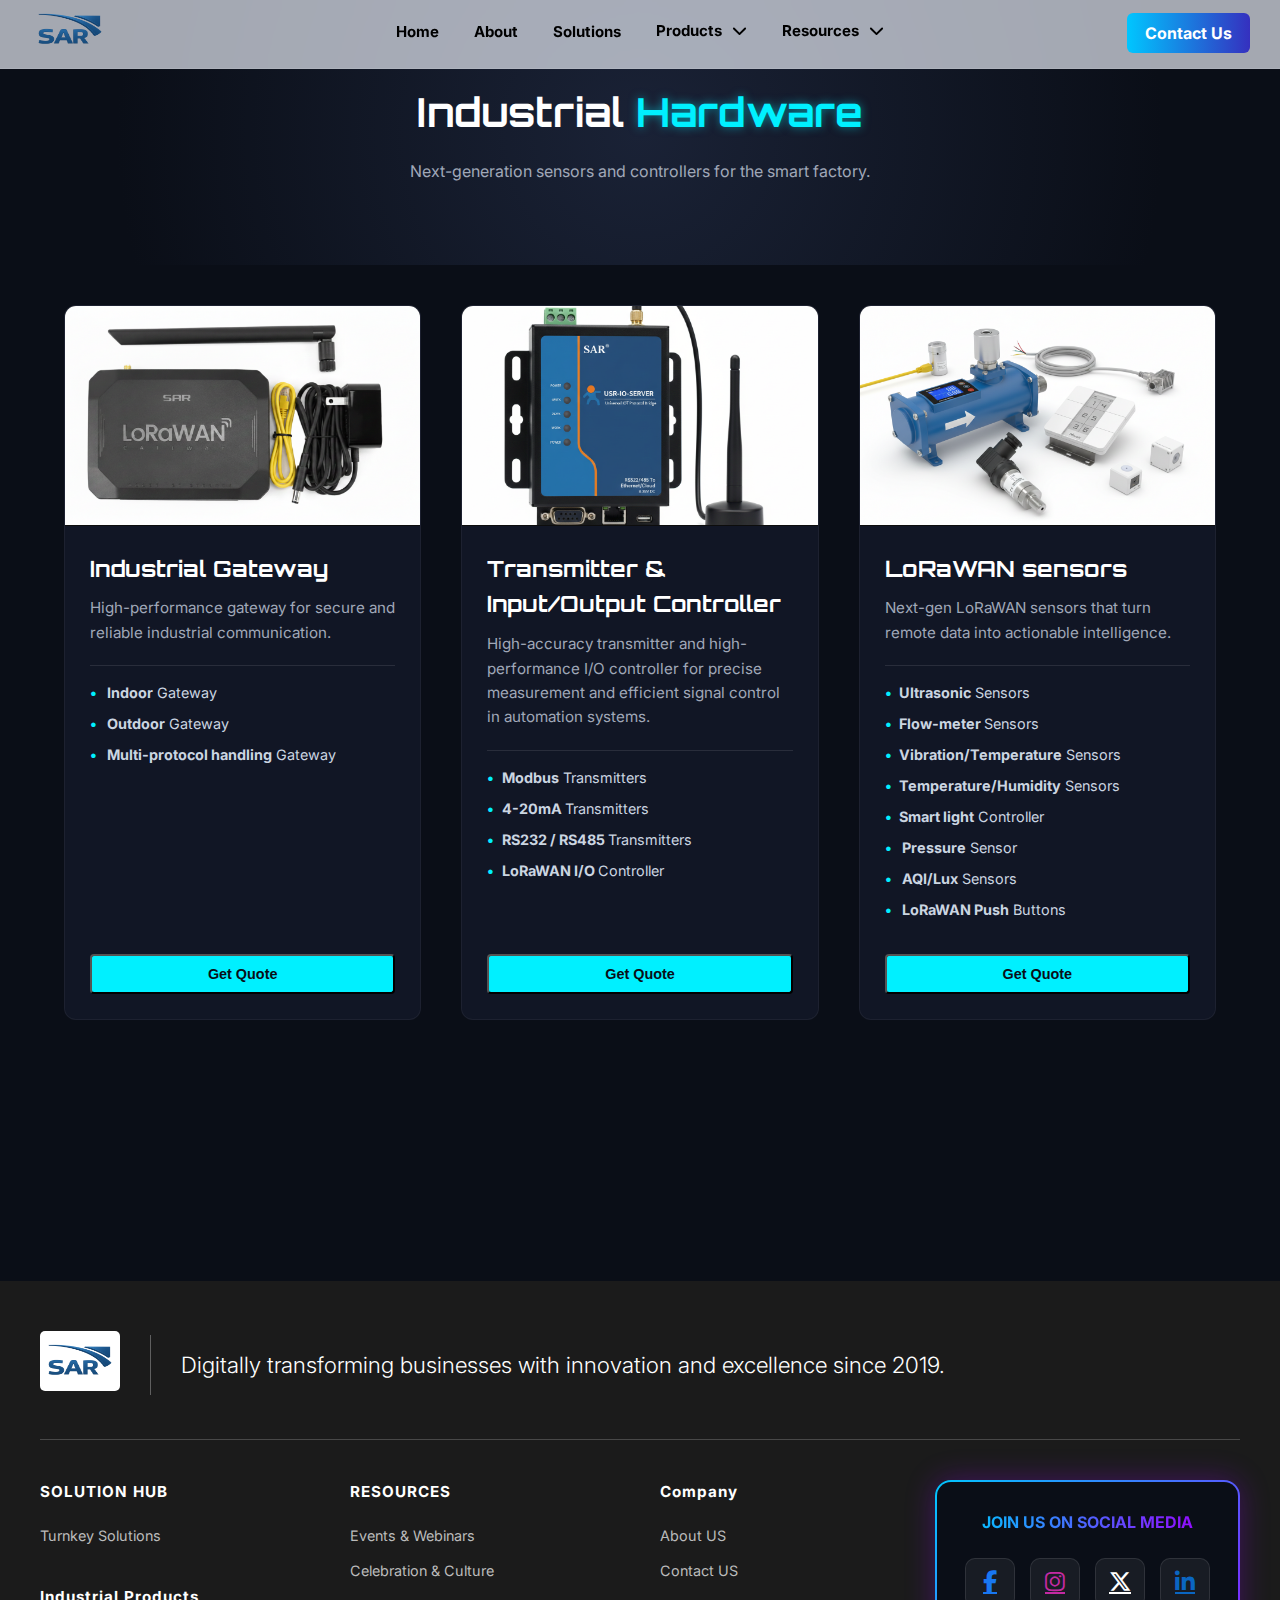
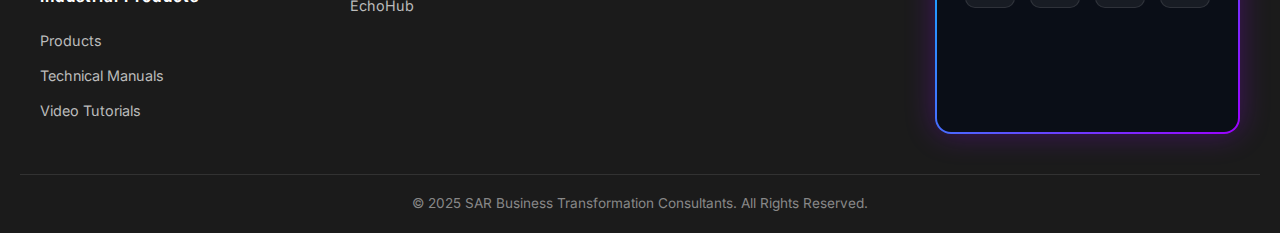
<file: product.html>
<!DOCTYPE html>
<html lang="en">
<head>
    <meta charset="UTF-8">
    <meta name="viewport" content="width=device-width, initial-scale=1.0">
    <title>Our Products </title>
    <link href="https://fonts.googleapis.com/css2?family=Inter:wght@300;400;700&family=Orbitron:wght@500;700&display=swap" rel="stylesheet">
     <link rel="stylesheet" href="https://cdnjs.cloudflare.com/ajax/libs/font-awesome/6.5.1/css/all.min.css">
    <link rel="stylesheet" href="product.css">
</head>
<body>

     <header class="main-header">
        <div class="logo">
            <img src="images/loggoo.png" alt="SAR Logo">
        </div>

        <!-- NAVIGATION -->
        <nav class="main-nav nav-middle">
            <ul>
                <li><a href="home.html">Home</a></li>
                <li><a href="about.html">About</a></li>
                <li><a href="trunkey.html">Solutions</a></li>
                

                <!-- MEGA DROPDOWN - Products -->
                <li class="mega-dropdown-parent">
                    <a href="product_hub.html" class="nav-link">
                        Products <i class="fas fa-chevron-down arrow-icon"></i>
                    </a>
                    <div class="mega-menu-container">
                        <div class="mega-content-grid">
                            <div class="mega-col">
                                <h4 class="neon-title"><i class="fas fa-box-open"></i> Products</h4>
                                <ul>
                                    <li><a href="product.html">Industrial Products</a></li>
                                    <li><a href="manual.html">Technical Manuals</a></li>
                                </ul>
                            </div>
                            <div class="mega-col">
                                <h4 class="neon-title"><i class="fas fa-video"></i> Tutorials</h4>
                                <ul>
                                    <li><a href="video.html">Video Tutorials</a></li>
                                </ul>
                            </div>
                        </div>
                    </div>
                </li>

                <!-- MEGA DROPDOWN - Resources -->
                <li class="mega-dropdown-parent">
                    <a href="resource.html" class="nav-link">
                        Resources <i class="fas fa-chevron-down arrow-icon"></i>
                    </a>
                    <div class="mega-menu-container">
                        <div class="mega-content-grid">
                            <div class="mega-col">
                                <h4 class="neon-title"><i class="fas fa-face-grin-beam-sweat"></i> Events</h4>
                                <ul>
                                    <li><a href="event.html">Webinars & Events</a></li>
                                    <li><a href="celebration.html">Celebration & Culture</a></li>
                                </ul>
                            </div>
                            <div class="mega-col">
                                <h4 class="neon-title"><i class="fas fa-user"></i> Employee Voice</h4>
                                <ul>
                                    <li><a href="employee.html">EchoHub</a></li>
                                </ul>
                            </div>
                        </div>
                    </div>
                </li>
            </ul>
        </nav>

        <!-- CONTACT BUTTON -->
        <div class="contact-right">
            <a href="contact.html">Contact Us</a>
        </div>

        <!-- HAMBURGER -->
        <div class="mobile-menu-toggle">
            <i class="fas fa-bars"></i>
        </div>
    </header>


    <header class="page-header">
        <div class="header-content">
            <h1>Industrial <span class="highlight">Hardware</span></h1>
            <p>Next-generation sensors and controllers for the smart factory.</p>
        </div>
    </header>

    <section class="product-section">
        <div class="product-grid">

            <div class="product-card">
                <div class="image-box">
                    <img src="images/gateway.png" alt="Gateway">
                </div>
                <div class="product-content">
                    <h3>Industrial Gateway</h3>
                    <p class="description">High-performance gateway for secure and reliable industrial communication.</p>
                    <ul class="specs">
                        <li><strong> Indoor</strong> Gateway</li>
                        <li><strong> Outdoor</strong> Gateway</li>
                        <li><strong> Multi-protocol handling</strong> Gateway</li>
                    </ul>
                    <div class="card-actions">
                        <button class="btn-primary open-quote">
                            Get Quote
                        </button>

                        
                    </div>
                </div>
            </div>

            <div class="product-card">
                <div class="image-box">
                    <img src="images/io.png"alt="Transmitter and controller">
                </div>
                <div class="product-content">
                    <h3>Transmitter & Input/Output Controller</h3>
                    <p class="description">High-accuracy transmitter and high-performance I/O controller for precise measurement and efficient signal control in automation systems.</p>
                    <ul class="specs">
                        <li><strong>Modbus</strong> Transmitters</li>
                        <li><strong>4-20mA </strong> Transmitters</li>
                        <li><strong>RS232 / RS485 </strong> Transmitters</li>
                         <li><strong>LoRaWAN I/O  </strong> Controller</li>
                    </ul>
                    <div class="card-actions">
                       <button class="btn-primary open-quote">
                            Get Quote
                        </button>
                    </div>
                </div>
            </div>

            <div class="product-card">
                <div class="image-box">
                    <img src="images/sensor.png" alt="LoRaWAN sensors">
                </div>
                <div class="product-content">
                    <h3>LoRaWAN sensors</h3>
                    <p class="description">Next-gen LoRaWAN sensors that turn remote data into actionable intelligence.</p>
                    <ul class="specs">
                        <li><strong>Ultrasonic</strong> Sensors</li>
                        <li><strong>Flow-meter </strong> Sensors</li>
                        <li><strong>Vibration/Temperature</strong> Sensors</li>
                        <li><strong>Temperature/Humidity</strong> Sensors</li>
                        <li><strong>Smart light</strong> Controller</li>
                        <li><strong> Pressure</strong> Sensor</li>
                        <li><strong> AQI/Lux</strong> Sensors</li>
                        <li><strong> LoRaWAN Push</strong> Buttons</li>
                    </ul>
                    <div class="card-actions">
                        <button class="btn-primary open-quote">
                            Get Quote
                        </button>

                        
                    </div>
                </div>
            </div>
        </div>

        <!-- QUOTE MODAL -->
<div id="quoteModal" class="quote-modal">
    <div class="quote-modal-content">
        <span class="close-modal">&times;</span>

        <h2>Request a Quote</h2>

       <form id="quoteForm">

    <div class="form-row">
        <input type="text" name="first_name" placeholder="First Name" required>
        <input type="text" name="last_name" placeholder="Last Name" required>
    </div>

    <input type="text" name="address" placeholder="Address">
    <input type="tel" name="mobile_no" placeholder="Mobile Number" required>
    <input type="email" name="email" placeholder="Email Address" required>

    <!-- PRODUCT CATEGORY -->
    <input type="hidden" name="product_category" value="Industrial Hardware">

    <!-- PRODUCT DROPDOWN -->
    <select id="productSelect" name="product_name" required>
        <option value="" disabled selected hidden>Select Product</option>

        <optgroup label="Industrial Gateway">
            <option value="Indoor Gateway">Indoor Gateway</option>
            <option value="Outdoor Gateway">Outdoor Gateway</option>
            <option value="Multi Protocol Handling Gateway">Multi Protocol Handling Gateway</option>
        </optgroup>

        <optgroup label="Transmitters & IO Controller">
            <option value="Modbus Transmitter">Modbus Transmitter</option>
            <option value="4-20 mA Transmitter">4-20 mA Transmitter</option>
            <option value="Point-to-Point Transmitter">Point-to-Point Transmitter</option>
            <option value="RS232–RS485 Transmitter">RS232–RS485 Transmitter</option>
        </optgroup>

        <optgroup label="LoRaWAN Sensors">
            <option value="Temperature / Humidity sensor">Temperature / Humidity sensor</option>
            <option value="Ultrasonic Sensor">Ultrasonic Sensor</option>
            <option value="Push Button">Push Button</option>
            <option value="Vibration / Temperature Sensor">Vibration / Temperature Sensor</option>
            <option value="AQI / Lux Sensor">AQI / Lux Sensor</option>
            <option value="Smart Light Controller">Smart Light Controller</option>
            <option value="Pressure Sensor">Pressure Sensor</option>
            <option value="Flowmeter Sensor">Flowmeter Sensor</option>
        </optgroup>
    </select>

    <textarea name="message" placeholder="Message"></textarea>

    <button type="submit" class="btn-primary full-btn">
        Submit Request
    </button>

</form>

    </div>
</div>

    </section>
    
<div class="section-divider"></div>
     <footer class="aa-footer">

        <!-- TOP BRAND ROW -->
        <div class="aa-footer-top">
            <div class="aa-brand">
                <img src="images/loggoo.png" alt="SAR Logo">
            </div>
            <div class="aa-divider-vertical"></div>
            <div class="aa-tagline">
                <p>Digitally transforming businesses with innovation and excellence since 2019.</p>
            </div>
        </div>

        <div class="aa-footer-line"></div>

        <!-- FOOTER COLUMNS -->
        <div class="aa-footer-bottom">

            <!-- SOLUTION HUB -->
            <div class="aa-footer-col">
                <h4>SOLUTION HUB</h4>
                <ul>
                    
                    <li><a href="trunkey.html">Turnkey Solutions</a></li>
                </ul>

                <br>

                <!-- INDUSTRIAL PRODUCTS -->
                <div class="aa-footer-col">
                    <h4>Industrial Products</h4>
                    <ul>
                        <li><a href="product.html">Products</a></li>
                        <li><a href="manual.html">Technical Manuals</a></li>
                        <li><a href="video.html">Video Tutorials</a></li>
                    </ul>
                </div>
            </div>

            <!-- RESOURCES -->
            <div class="aa-footer-col">
                <h4>RESOURCES</h4>
                <ul>
                    <li><a href="event.html">Events & Webinars</a></li>
                    <li><a href="celebration.html">Celebration & Culture</a></li>
                    <li><a href="employee.html">EchoHub</a></li>
                </ul>
            </div>

            <!-- COMPANY / CONTACT -->
            <div class="aa-footer-col">
                <h4>Company</h4>
                <ul class="contact-list">
                    <li><a href="about.html">About US</a></li>
                    <li><a href="contact.html">Contact US</a></li>
                </ul>
            </div>

            <!-- SOCIAL MEDIA -->
            <div class="social-box-container">
                <div class="social-glow-box">
                    <h4>JOIN US ON SOCIAL MEDIA</h4>
                    <div class="social-icons-grid">
                        <a href="#" class="social-btn facebook"><i class="fab fa-facebook-f"></i></a>
                        <a href="#" class="social-btn instagram"><i class="fab fa-instagram"></i></a>
                        <a href="#" class="social-btn x-twitter"><i class="fab fa-x-twitter"></i></a>
                        <a href="#" class="social-btn linkedin"><i class="fab fa-linkedin-in"></i></a>
                    </div>
                </div>
            </div>

        </div>

        <!-- COPYRIGHT -->
        <div class="aa-footer-copy">
            © 2025 SAR Business Transformation Consultants. All Rights Reserved.
        </div>

    </footer>

    <script src="product.js"></script>
</body>
</html>
</file>
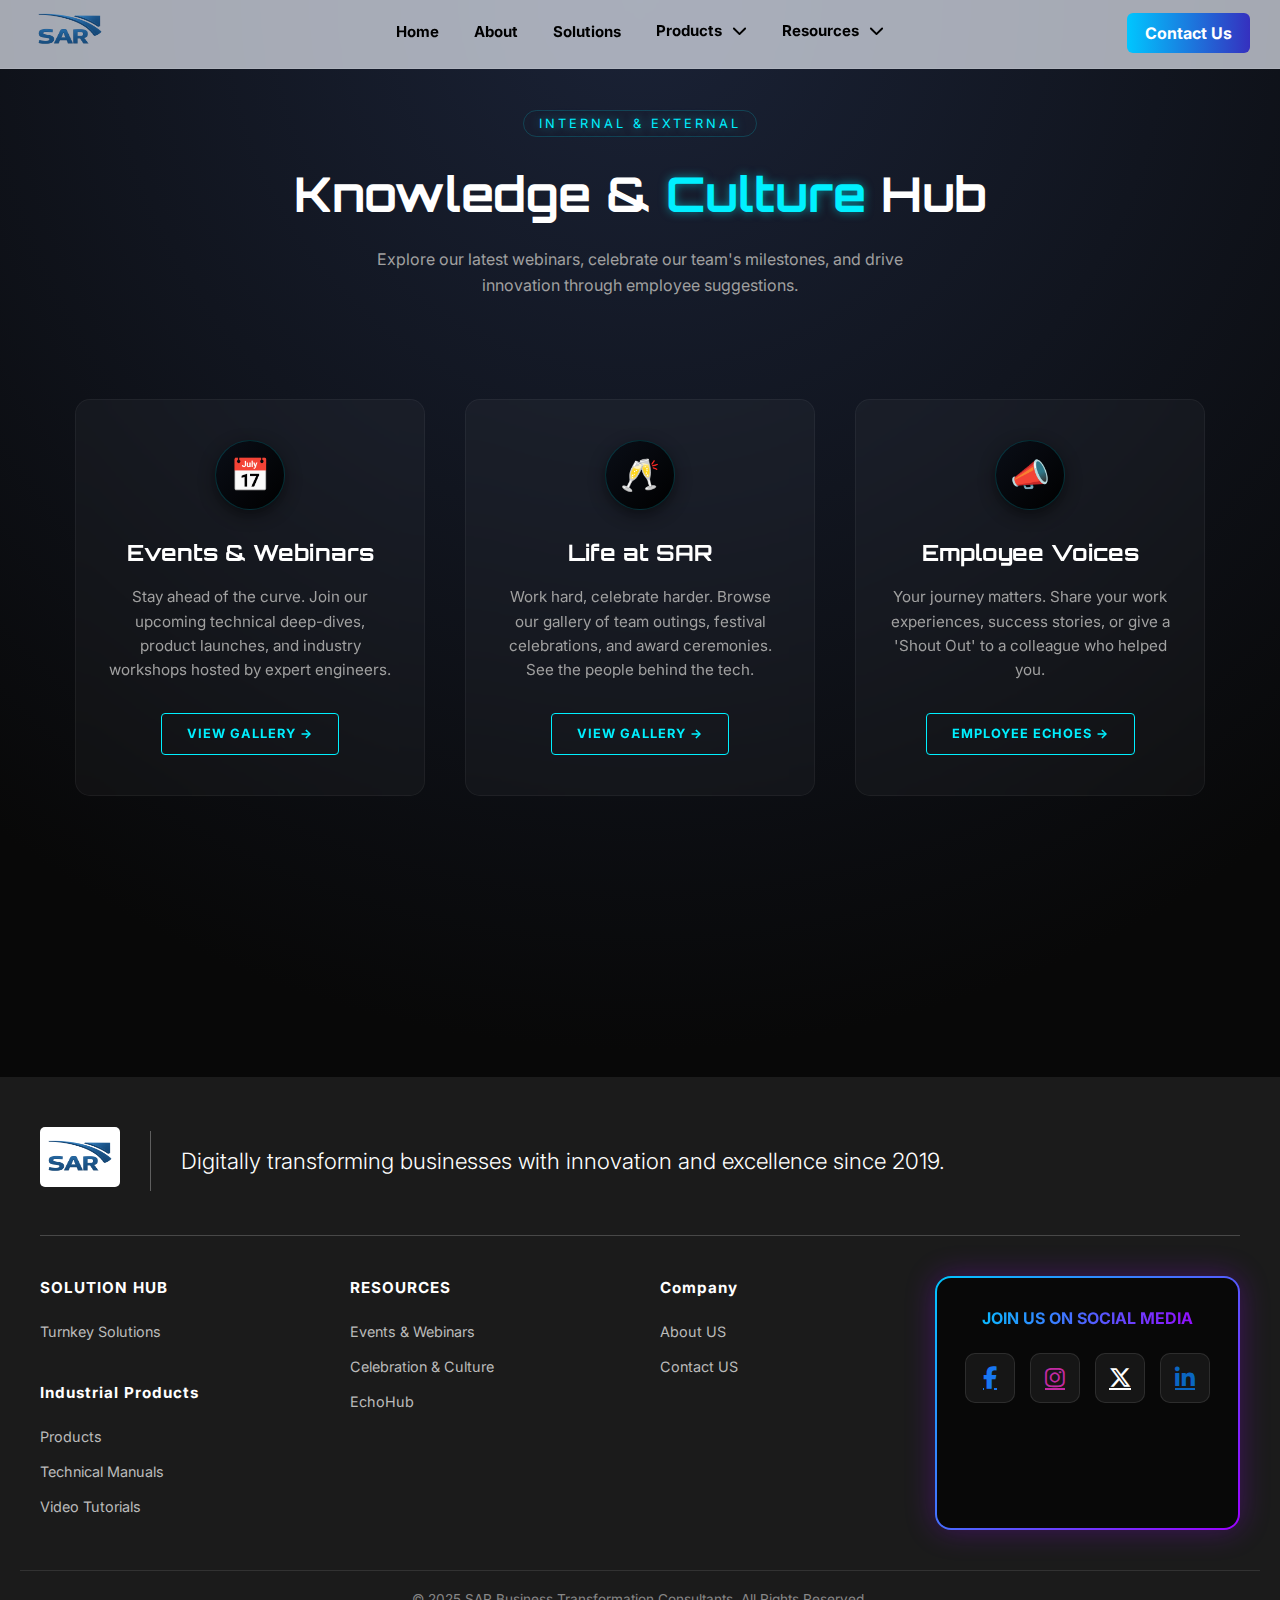
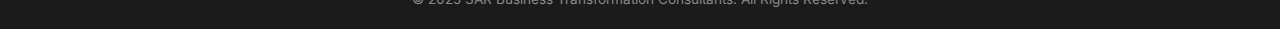
<file: resource.html>
<!DOCTYPE html>
<html lang="en">
<head>
    <meta charset="UTF-8">
    <meta name="viewport" content="width=device-width, initial-scale=1.0">
    <title>Resources & Culture | The Hub</title>
    <link href="https://fonts.googleapis.com/css2?family=Inter:wght@300;400;700&family=Orbitron:wght@500;700&display=swap" rel="stylesheet">
     <link rel="stylesheet" href="https://cdnjs.cloudflare.com/ajax/libs/font-awesome/6.5.1/css/all.min.css">
    <link rel="stylesheet" href="resource.css">
</head>
<body>

   <header class="main-header">
        <div class="logo">
            <img src="images/loggoo.png" alt="SAR Logo">
        </div>

        <!-- NAVIGATION -->
        <nav class="main-nav nav-middle">
            <ul>
                <li><a href="home.html">Home</a></li>
                <li><a href="about.html">About</a></li>
                <li><a href="trunkey.html">Solutions</a></li>
                

                <!-- MEGA DROPDOWN - Products -->
                <li class="mega-dropdown-parent">
                    <a href="product_hub.html" class="nav-link">
                        Products <i class="fas fa-chevron-down arrow-icon"></i>
                    </a>
                    <div class="mega-menu-container">
                        <div class="mega-content-grid">
                            <div class="mega-col">
                                <h4 class="neon-title"><i class="fas fa-box-open"></i> Products</h4>
                                <ul>
                                    <li><a href="product.html">Industrial Products</a></li>
                                    <li><a href="manual.html">Technical Manuals</a></li>
                                </ul>
                            </div>
                            <div class="mega-col">
                                <h4 class="neon-title"><i class="fas fa-video"></i> Tutorials</h4>
                                <ul>
                                    <li><a href="video.html">Video Tutorials</a></li>
                                </ul>
                            </div>
                        </div>
                    </div>
                </li>

                <!-- MEGA DROPDOWN - Resources -->
                <li class="mega-dropdown-parent">
                    <a href="resource.html" class="nav-link">
                        Resources <i class="fas fa-chevron-down arrow-icon"></i>
                    </a>
                    <div class="mega-menu-container">
                        <div class="mega-content-grid">
                            <div class="mega-col">
                                <h4 class="neon-title"><i class="fas fa-face-grin-beam-sweat"></i> Events</h4>
                                <ul>
                                    <li><a href="event.html">Webinars & Events</a></li>
                                    <li><a href="celebration.html">Celebration & Culture</a></li>
                                </ul>
                            </div>
                            <div class="mega-col">
                                <h4 class="neon-title"><i class="fas fa-user"></i> Employee Voice</h4>
                                <ul>
                                    <li><a href="employee.html">EchoHub</a></li>
                                </ul>
                            </div>
                        </div>
                    </div>
                </li>
            </ul>
        </nav>

        <!-- CONTACT BUTTON -->
        <div class="contact-right">
            <a href="contact.html">Contact Us</a>
        </div>

        <!-- HAMBURGER -->
        <div class="mobile-menu-toggle">
            <i class="fas fa-bars"></i>
        </div>
    </header>

    <header class="resource-hero">
        <div class="hero-content hidden">
            <span class="gold-tag">INTERNAL & EXTERNAL</span>
            <h1>Knowledge & <span class="text-gold">Culture</span> Hub</h1>
            <p class="subtitle">Explore our latest webinars, celebrate our team's milestones, and drive innovation through employee suggestions.</p>
        </div>
    </header>

    <section class="cards-container">
        
        <div class="glass-card hidden">
            <div class="card-border"></div>
            <div class="icon-wrapper">
                📅
            </div>
            <h3>Events & Webinars</h3>
            <p>Stay ahead of the curve. Join our upcoming technical deep-dives, product launches, and industry workshops hosted by expert engineers.</p>
            <div class="card-action">
                <a href="event.html" class="gold-outline-btn">View Gallery &rarr;</a>
            </div>
        </div>

        <div class="glass-card hidden">
            <div class="card-border"></div>
            <div class="icon-wrapper">
                🥂
            </div>
            <h3>Life at SAR</h3>
            <p>Work hard, celebrate harder. Browse our gallery of team outings, festival celebrations, and award ceremonies. See the people behind the tech.</p>
            <div class="card-action">
                <a href="celebration.html" class="gold-outline-btn">View Gallery &rarr;</a>
            </div>
        </div>

        <div class="glass-card hidden">
            <div class="card-border"></div>
            <div class="icon-wrapper">
                📣
            </div>
            <h3>Employee Voices</h3>
            <p>Your journey matters. Share your work experiences, success stories, or give a 'Shout Out' to a colleague who helped you.</p>
            <div class="card-action">
                <a href="employee.html" class="gold-outline-btn">Employee Echoes &rarr;</a>
            </div>
        </div>

    </section>

    <div class="section-divider"></div>
     <footer class="aa-footer">

        <!-- TOP BRAND ROW -->
        <div class="aa-footer-top">
            <div class="aa-brand">
                <img src="images/loggoo.png" alt="SAR Logo">
            </div>
            <div class="aa-divider-vertical"></div>
            <div class="aa-tagline">
                <p>Digitally transforming businesses with innovation and excellence since 2019.</p>
            </div>
        </div>

        <div class="aa-footer-line"></div>

        <!-- FOOTER COLUMNS -->
        <div class="aa-footer-bottom">

            <!-- SOLUTION HUB -->
            <div class="aa-footer-col">
                <h4>SOLUTION HUB</h4>
                <ul>
                    
                    <li><a href="trunkey.html">Turnkey Solutions</a></li>
                </ul>

                <br>

                <!-- INDUSTRIAL PRODUCTS -->
                <div class="aa-footer-col">
                    <h4>Industrial Products</h4>
                    <ul>
                        <li><a href="product.html">Products</a></li>
                        <li><a href="manual.html">Technical Manuals</a></li>
                        <li><a href="video.html">Video Tutorials</a></li>
                    </ul>
                </div>
            </div>

            <!-- RESOURCES -->
            <div class="aa-footer-col">
                <h4>RESOURCES</h4>
                <ul>
                    <li><a href="event.html">Events & Webinars</a></li>
                    <li><a href="celebration.html">Celebration & Culture</a></li>
                    <li><a href="employee.html">EchoHub</a></li>
                </ul>
            </div>

            <!-- COMPANY / CONTACT -->
            <div class="aa-footer-col">
                <h4>Company</h4>
                <ul class="contact-list">
                    <li><a href="about.html">About US</a></li>
                    <li><a href="contact.html">Contact US</a></li>
                </ul>
            </div>

            <!-- SOCIAL MEDIA -->
            <div class="social-box-container">
                <div class="social-glow-box">
                    <h4>JOIN US ON SOCIAL MEDIA</h4>
                    <div class="social-icons-grid">
                        <a href="#" class="social-btn facebook"><i class="fab fa-facebook-f"></i></a>
                        <a href="#" class="social-btn instagram"><i class="fab fa-instagram"></i></a>
                        <a href="#" class="social-btn x-twitter"><i class="fab fa-x-twitter"></i></a>
                        <a href="#" class="social-btn linkedin"><i class="fab fa-linkedin-in"></i></a>
                    </div>
                </div>
            </div>

        </div>

        <!-- COPYRIGHT -->
        <div class="aa-footer-copy">
            © 2025 SAR Business Transformation Consultants. All Rights Reserved.
        </div>
    </footer>

    <script src="resource.js"></script>
</body>
</html>
</file>
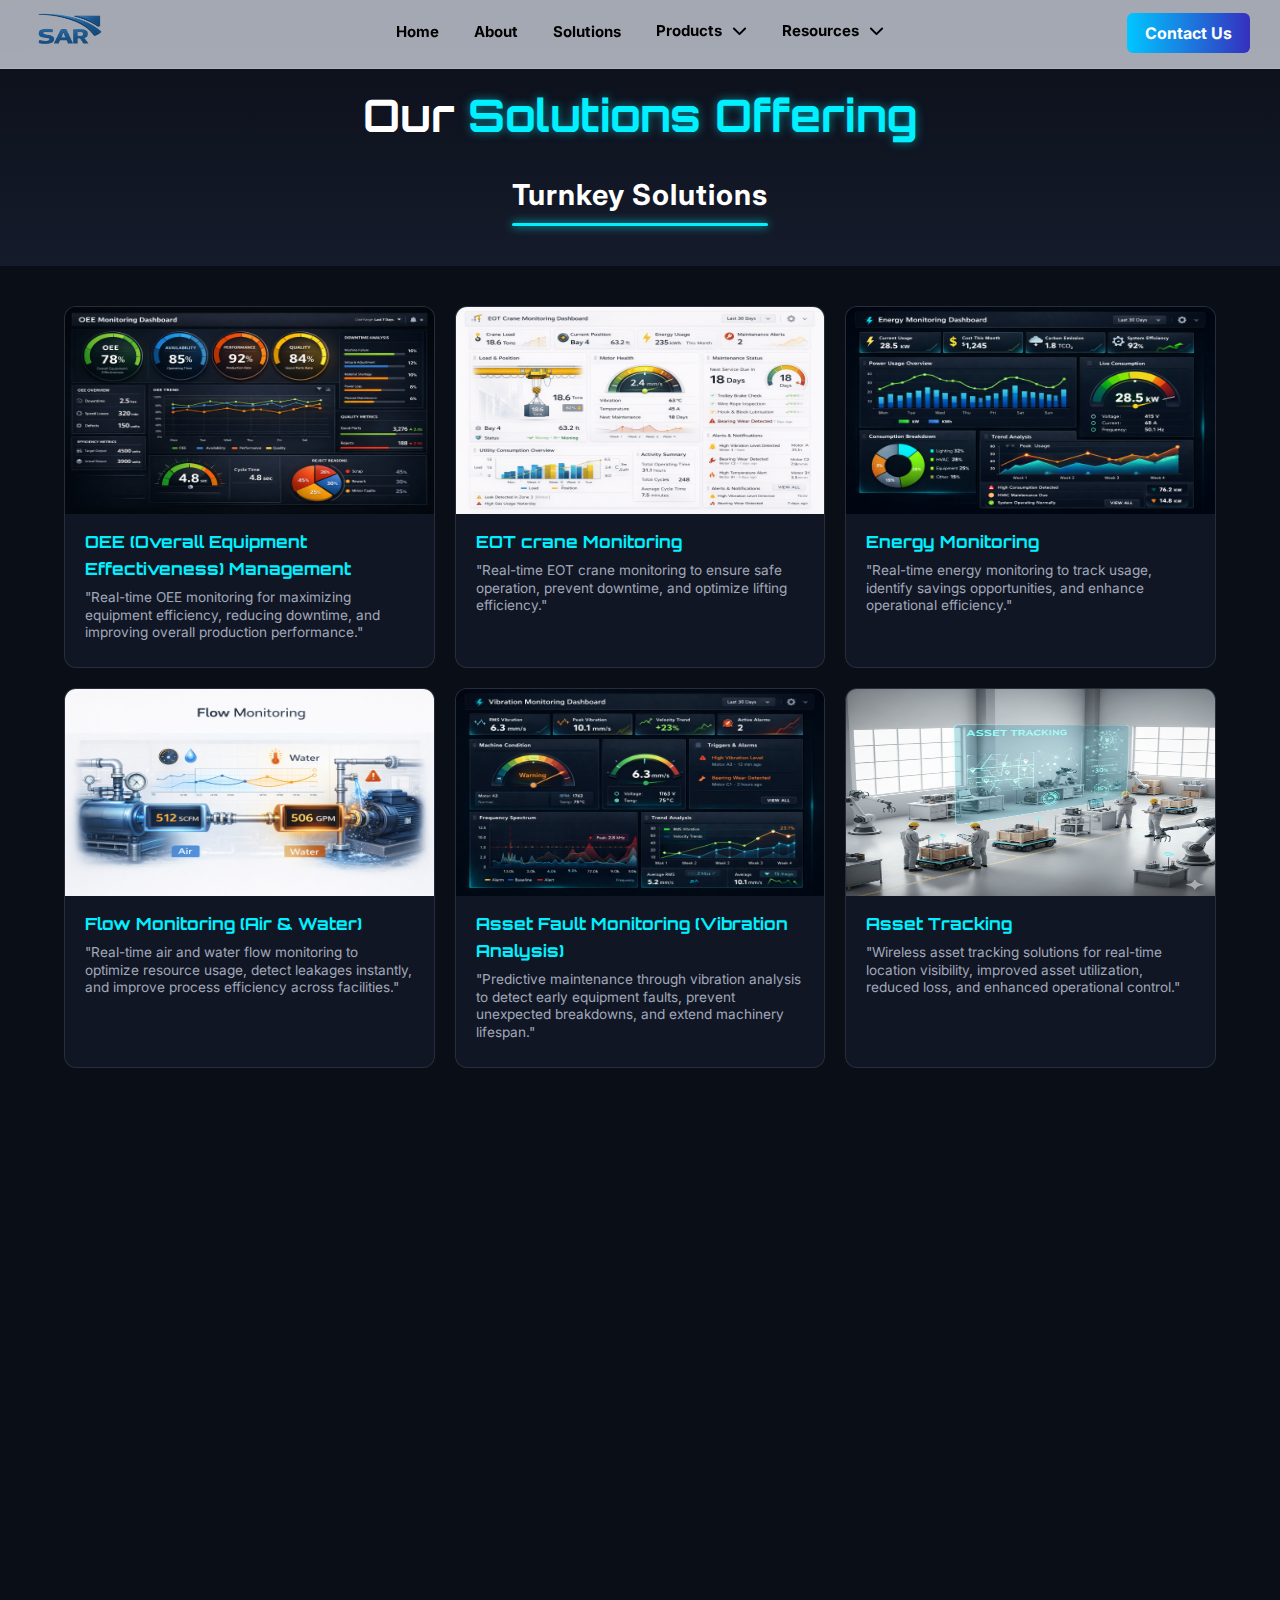
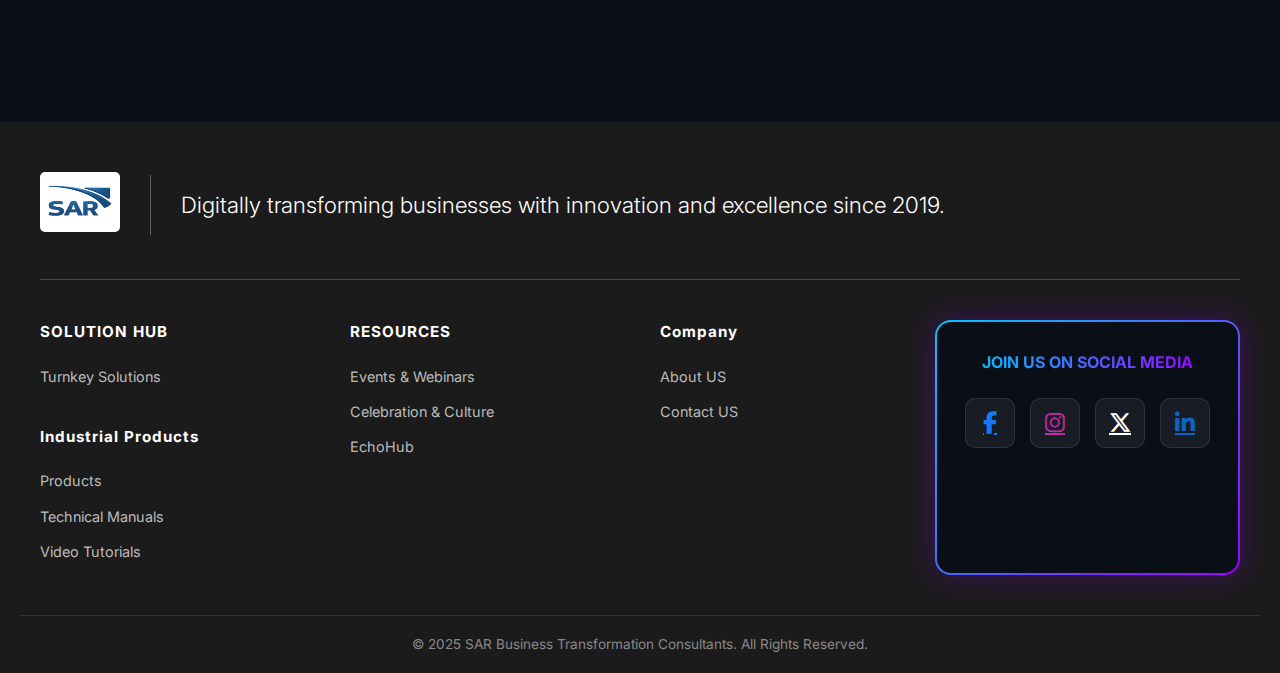
<file: trunkey.html>
<!DOCTYPE html>
<html lang="en">
<head>
    <meta charset="UTF-8">
    <meta name="viewport" content="width=device-width, initial-scale=1.0">
    <title>Turnkey Solutions | Solutions Offering</title>
    <link href="https://fonts.googleapis.com/css2?family=Inter:wght@300;400;700&family=Orbitron:wght@500;700&display=swap" rel="stylesheet">
     <link rel="stylesheet" href="https://cdnjs.cloudflare.com/ajax/libs/font-awesome/6.5.1/css/all.min.css">
    <link rel="stylesheet" href="trunkey.css">
</head>
<body>

   <header class="main-header">
        <div class="logo">
            <img src="images/loggoo.png" alt="SAR Logo">
        </div>

        <!-- NAVIGATION -->
        <nav class="main-nav nav-middle">
            <ul>
                <li><a href="home.html">Home</a></li>
                <li><a href="about.html">About</a></li>
                 <li><a href="trunkey.html">Solutions</a></li>
                

                <!-- MEGA DROPDOWN - Products -->
                <li class="mega-dropdown-parent">
                    <a href="product_hub.html" class="nav-link">
                        Products <i class="fas fa-chevron-down arrow-icon"></i>
                    </a>
                    <div class="mega-menu-container">
                        <div class="mega-content-grid">
                            <div class="mega-col">
                                <h4 class="neon-title"><i class="fas fa-box-open"></i> Products</h4>
                                <ul>
                                    <li><a href="product.html">Industrial Products</a></li>
                                    <li><a href="manual.html">Technical Manuals</a></li>
                                </ul>
                            </div>
                            <div class="mega-col">
                                <h4 class="neon-title"><i class="fas fa-video"></i> Tutorials</h4>
                                <ul>
                                    <li><a href="video.html">Video Tutorials</a></li>
                                </ul>
                            </div>
                        </div>
                    </div>
                </li>

                <!-- MEGA DROPDOWN - Resources -->
                <li class="mega-dropdown-parent">
                    <a href="resource.html" class="nav-link">
                        Resources <i class="fas fa-chevron-down arrow-icon"></i>
                    </a>
                    <div class="mega-menu-container">
                        <div class="mega-content-grid">
                            <div class="mega-col">
                                <h4 class="neon-title"><i class="fas fa-face-grin-beam-sweat"></i> Events</h4>
                                <ul>
                                    <li><a href="event.html">Webinars & Events</a></li>
                                    <li><a href="celebration.html">Celebration & Culture</a></li>
                                </ul>
                            </div>
                            <div class="mega-col">
                                <h4 class="neon-title"><i class="fas fa-user"></i> Employee Voice</h4>
                                <ul>
                                    <li><a href="employee.html">EchoHub</a></li>
                                </ul>
                            </div>
                        </div>
                    </div>
                </li>
            </ul>
        </nav>

        <!-- CONTACT BUTTON -->
        <div class="contact-right">
            <a href="contact.html">Contact Us</a>
        </div>

        <!-- HAMBURGER -->
        <div class="mobile-menu-toggle">
            <i class="fas fa-bars"></i>
        </div>
    </header>

    <header class="solution-hero">
        <div class="hero-content hidden">
            <h1>Our <span class="highlight">Solutions Offering</span></h1>
            <div class="subtitle-wrapper">
                <h2>Turnkey Solutions</h2>
                <div class="underline-glow"></div>
            </div>
        </div>
    </header>

     <section class="offering-section">
        <div class="layout-container">

            <div class="sub-grid">
                
                <div class="sub-card hidden">
                    <div class="sub-img">
                        <img src="images/oee.png" alt="OEE Monitoring">
                    </div>
                    <div class="sub-content">
                        <h4>OEE (Overall Equipment Effectiveness) Management</h4>
                        <p>"Real-time OEE monitoring for maximizing equipment efficiency, reducing downtime, and improving overall production performance."</p>
                        
                    </div>
                </div>

                 <div class="sub-card hidden">
                    <div class="sub-img">
                        <img src="images/eot.png" alt=" EOT crane Monitoring">
                    </div>
                    <div class="sub-content">
                        <h4> EOT crane Monitoring</h4>
                        <p>"Real-time EOT crane monitoring to ensure safe operation, prevent downtime, and optimize lifting efficiency."</p>
                        
                    </div>
                </div>

                 <div class="sub-card hidden">
                    <div class="sub-img">
                        <img src="images/energy.png" alt="Energy Monitoring">
                    </div>
                    <div class="sub-content">
                        <h4>Energy Monitoring</h4>
                        <p>"Real-time energy monitoring to track usage, identify savings opportunities, and enhance operational efficiency."</p>
                        
                    </div>
                </div>

                <div class="sub-card hidden">
                    <div class="sub-img">
                        <img src="images/f;ow.png" alt="Flow Monitoring (Air & Water)">
                    </div>
                    <div class="sub-content">
                        <h4>Flow Monitoring (Air & Water)</h4>
                         <p>"Real-time air and water flow monitoring to optimize resource usage, detect leakages instantly, and improve process efficiency across facilities."</p>
                    </div>
                </div>

            
                <div class="sub-card hidden">
                    <div class="sub-img">
                        <img src="images/vibration.png" alt="Vibration Monitoring">
                    </div>
                    <div class="sub-content">
                        <h4>Asset Fault Monitoring (Vibration Analysis)</h4>
                         <p>"Predictive maintenance through vibration analysis to detect early equipment faults, prevent unexpected breakdowns, and extend machinery lifespan."</p>
                        
                    </div>
                </div> 


                
                <div class="sub-card hidden">
                    <div class="sub-img">
                        <img src="images/asset.png" alt="Asset Tracking">
                    </div>
                    <div class="sub-content">
                        <h4>Asset Tracking</h4>
                        <p>"Wireless asset tracking solutions for real-time location visibility, improved asset utilization, reduced loss, and enhanced operational control."</p>
                        
                    </div>
                </div>

                  <div class="sub-card hidden">
                    <div class="sub-img">
                        <img src="images/firealarm.png" alt="Fire Alarm Monitoring">
                    </div>
                    <div class="sub-content">
                        <h4>Fire Alarm Monitoring</h4>
                         <p>"Continuous fire alarm monitoring for instant alerts, enhanced safety compliance, and proactive emergency response management."</p>
                        
                    </div>
                </div>

                <div class="sub-card hidden">
                    <div class="sub-img">
                        <img src="images/aqi.png" alt="Air Quality Index (AQI) Monitoring">
                    </div>
                    <div class="sub-content">
                        <h4>Air Quality Index (AQI) Monitoring</h4>
                         <p>"Continuous AQI monitoring to measure pollutants, ensure environmental compliance, and maintain safe and healthy workplace conditions."</p>
                        
                    </div>
                </div>

                <div class="sub-card hidden">
                    <div class="sub-img">
                        <img src="images/machine.png" alt="Machine Maintenance Solutions">
                    </div>
                    <div class="sub-content">
                        <h4>Machine Maintenance Solutions</h4>
                         <p>"Smart maintenance solutions combining real-time monitoring and predictive analytics to reduce downtime, optimize maintenance schedules, and improve equipment reliability."</p>
                        
                    </div>
                </div>



            </div>
        </div>
    </section>

    <div class="section-divider"></div>
     <footer class="aa-footer">

        <!-- TOP BRAND ROW -->
        <div class="aa-footer-top">
            <div class="aa-brand">
                <img src="images/loggoo.png" alt="SAR Logo">
            </div>
            <div class="aa-divider-vertical"></div>
            <div class="aa-tagline">
                <p>Digitally transforming businesses with innovation and excellence since 2019.</p>
            </div>
        </div>

        <div class="aa-footer-line"></div>

        <!-- FOOTER COLUMNS -->
        <div class="aa-footer-bottom">

            <!-- SOLUTION HUB -->
            <div class="aa-footer-col">
                <h4>SOLUTION HUB</h4>
                <ul>
                    <li><a href="trunkey.html">Turnkey Solutions</a></li>
                </ul>

                <br>

                <!-- INDUSTRIAL PRODUCTS -->
                <div class="aa-footer-col">
                    <h4>Industrial Products</h4>
                    <ul>
                        <li><a href="product.html">Products</a></li>
                        <li><a href="manual.html">Technical Manuals</a></li>
                        <li><a href="video.html">Video Tutorials</a></li>
                    </ul>
                </div>
            </div>

            <!-- RESOURCES -->
            <div class="aa-footer-col">
                <h4>RESOURCES</h4>
                <ul>
                    <li><a href="event.html">Events & Webinars</a></li>
                    <li><a href="celebration.html">Celebration & Culture</a></li>
                    <li><a href="employee.html">EchoHub</a></li>
                </ul>
            </div>

            <!-- COMPANY / CONTACT -->
            <div class="aa-footer-col">
                <h4>Company</h4>
                <ul class="contact-list">
                    <li><a href="about.html">About US</a></li>
                    <li><a href="contact.html">Contact US</a></li>
                </ul>
            </div>

            <!-- SOCIAL MEDIA -->
            <div class="social-box-container">
                <div class="social-glow-box">
                    <h4>JOIN US ON SOCIAL MEDIA</h4>
                    <div class="social-icons-grid">
                        <a href="#" class="social-btn facebook"><i class="fab fa-facebook-f"></i></a>
                        <a href="#" class="social-btn instagram"><i class="fab fa-instagram"></i></a>
                        <a href="#" class="social-btn x-twitter"><i class="fab fa-x-twitter"></i></a>
                        <a href="#" class="social-btn linkedin"><i class="fab fa-linkedin-in"></i></a>
                    </div>
                </div>
            </div>

        </div>

        <!-- COPYRIGHT -->
        <div class="aa-footer-copy">
            © 2025 SAR Business Transformation Consultants. All Rights Reserved.
        </div>

    </footer>


    <script src="trunkey.js"></script>
</body>
</html>
</file>
<file: home.css>
/*---------Root css----------*/
:root {
    /* Theme Colors extracted from your image */
    --bg-dark: #050810;       /* Deep Midnight Blue */
    --bg-card: #0a0e17;       /* Slightly lighter for contrast */
    --text-main: #ffffff;
    --text-muted: #cccccc;
    --neon-blue: #00C6FF;
    --neon-purple: #9D00FF;
     --primary-cyan: #00f0ff;
}

* {
    margin: 0;
    padding: 0;
    box-sizing: border-box;
}

body {
    font-family: Arial, sans-serif;
    background-color: var(--bg-dark); /* NEW: Main Dark Background */
    color: var(--text-main);
}

/*----------------------------------Preloader-----------------------------*/

.preloader {
    position: fixed;
    inset: 0;
    background: radial-gradient(circle at center, #050810, #000);
    display: flex;
    align-items: center;
    justify-content: center;
    z-index: 99999;
    transition: opacity 0.8s ease, transform 1s ease;
}

.preloader.hidden {
    opacity: 0;
    transform: translateY(-100%);
    pointer-events: none;
}

.loader-content {
    text-align: center;
}

.loader-text {
    font-size: 2.2rem;
    font-weight: 700;
    letter-spacing: 4px;
    background: linear-gradient(90deg, var(--neon-blue), var(--neon-purple));
    -webkit-background-clip: text;
    -webkit-text-fill-color: transparent;
    animation: loaderFlicker 1.5s infinite;
}

.loader-bar {
    width: 260px;
    height: 4px;
    margin: 25px auto 0;
    background: rgba(255,255,255,0.15);
    border-radius: 4px;
    overflow: hidden;
}

.loader-bar::after {
    content: "";
    display: block;
    width: 80px;
    height: 100%;
    background: linear-gradient(90deg, var(--neon-blue), var(--neon-purple));
    animation: loaderMove 0.5s infinite linear;
}

@keyframes loaderMove {
    from { transform: translateX(-100px); }
    to { transform: translateX(300px); }
}

@keyframes loaderFlicker {
    0%,100% { opacity: 1; }
    50% { opacity: 0.6; }
}

/*-----------------Header/Nav------*/
.main-header {
    position: fixed;
    top: 0;
    width: 100%;
    padding: 0px 30px;

    display: flex;
    justify-content: space-between; 
    align-items: center;

    /* UPDATED: Dark Glassmorphism */
    background: rgb(230 233 243 / 70%); 
    backdrop-filter: blur(10px);
    border-bottom: 1px solid rgba(255,255,255,0.1);

    transition: background 0.4s ease;
    z-index: 999;
}

.sticky {
    /* UPDATED: Darker background on scroll */
    background: rgba(203, 205, 211, 0.95);
    border-bottom: 1px solid rgba(0, 198, 255, 0.2); /* Slight neon hint */
}

/* LOGO LEFT */
.logo img {
    width: 80px;
    height: 60px;
    /* filter: brightness(0) invert(1);  */
}

/* CENTER NAV — using absolute centering */
.nav-middle {
    position: absolute;
    left: 50%;
    transform: translateX(-50%);
}

/* NAVBAR MENU */
.main-nav ul {
    display: flex;
    list-style: none;
    gap: 35px;
}

.main-nav li {
    position: relative;
}

.main-nav a {
    text-decoration: none;
    font-weight: bold;
    font-size: 15px;
    color: black; 
    padding-bottom: 5px;
    transition: 0.3s;
}

.main-nav a:hover,
.main-nav a.active { 
    color: blue;
    text-shadow: 0 0 10px rgba(0, 198, 255, 0.5);
}

/* CONTACT US → RIGHT SIDE */
.contact-right a {
    text-decoration: none;
    font-weight: bold;
    padding: 10px 18px;
    border-radius: 6px;
    color: white;
    /* UPDATED: Gradient Button */
    background: linear-gradient(90deg, var(--neon-blue), #3530bf);
    transition: 0.3s;
}

.contact-right a:hover {
    background: linear-gradient(90deg, #3530bf, var(--neon-blue));
    box-shadow: 0 0 15px rgba(0, 198, 255, 0.4);
}

/*------------------MEGA DROPDOWN------------------*/

.mega-dropdown-parent {
    position: relative;
    height: 100%;
    display: flex;
    align-items: center;
}

/* 2. The Dropdown Container (Matches Nav Bar Style & Position) */
.mega-menu-container {
    position: absolute;
    top: 190%;
    left: 50%;
    transform: translateX(-50%) translateY(15px);

    width: min(750px, 92vw); /* ✅ FIXED */

    background: rgb(230 233 243 / 90%);
    backdrop-filter: blur(10px);
    border: 1px solid rgba(255,255,255,0.1);
    border-top: 1px solid var(--neon-blue);
    border-radius: 0 0 10px 10px;
    padding: 18px 28px;
    box-shadow: 0 30px 60px rgba(0,0,0,0.5);
    z-index: 1000;

    opacity: 0;
    visibility: hidden;
    transition: all 0.3s ease-out;
}


/* Hover Trigger - Locks into place */
.mega-dropdown-parent:hover .mega-menu-container {
    opacity: 1;
    visibility: visible;
    /* End Position: 0px. This locks it perfectly to the bottom edge of the nav */
    transform: translateX(-50%) translateY(0); 
}

/* 4. Grid Layout for your 3 Columns */
.mega-content-grid {
    display: grid;
     grid-template-columns: repeat(auto-fit, minmax(180px, 1fr));
    gap: 20px;
}


.mega-col h4.neon-title {
    color: #000000; /* Black Text (Matches Nav) */
    font-size: 0.9rem;
    font-weight: bolder;
    text-transform: uppercase;
    letter-spacing: 1px;
    margin-bottom: 20px;
    border-bottom: 1px solid rgba(0,0,0,0.1); /* Subtle dark line */
    padding-bottom: 10px;
    margin-left: 20px;
}

.mega-col h4 i { color: var(--neon-purple); margin-right: 8px; }

.mega-col ul {
    list-style: none;
    padding: 0;
    margin: 0;
    display: flex;
    flex-direction: column; /* Forces vertical stack */
    gap: 8px;
}


.mega-col ul li {
    opacity: 0;
    transform: translateY(-20px); /* Start 20px UP */
    transition: all 0.3s ease;
}

/* On Hover: Drop them Down */
.mega-dropdown-parent:hover .mega-col ul li {
    opacity: 1;
    transform: translateY(0);
}

/* STAGGERED DELAYS - Creates the "Waterfall" flow */
.mega-dropdown-parent:hover .mega-col ul li:nth-child(1) { transition-delay: 0.1s; }
.mega-dropdown-parent:hover .mega-col ul li:nth-child(2) { transition-delay: 0.2s; }
.mega-dropdown-parent:hover .mega-col ul li:nth-child(3) { transition-delay: 0.3s; }
.mega-dropdown-parent:hover .mega-col ul li:nth-child(4) { transition-delay: 0.4s; }

/* Link Styling */
/* Link Styling */
.mega-col ul li a {
    text-decoration: none;
    color: #333333; /* Dark Grey/Black (Matches Nav) */
    font-weight: bold; /* Slightly bolder */
    font-size: 0.95rem;
    display: block;
    margin-left: 20px;
    transition: 0.2s;
}

/* HOVER EFFECT: Exact match to Nav Bar (Blue + Glow) */
.mega-col ul li a:hover {
    color: blue; 
    text-shadow: 0 0 10px rgba(0, 198, 255, 0.5); /* Neon Glow */
    transform: translateX(5px);
}

/* Arrow Icon Rotate */
.arrow-icon { margin-left: 6px; transition: 0.3s; }
.mega-dropdown-parent:hover .arrow-icon { 
    transform: rotate(180deg); 
    color: blue;
}

/*-----------------------HERO SLIDER-----------------------------------------------*/

.hero-section {
    height: 100vh;
    position: relative;
    overflow: hidden;
    /* Blend mode to make images fit the dark theme better */
    background-color: var(--bg-dark);
}

.slideshow-container {
    position: absolute;
    top: 0;
    left: 0;
    width: 100%;
    height: 100%;
    z-index: 2;
}

.slide {
    position: absolute;
    width: 100%;
    height: 100%;
    opacity: 0;
    animation: fadeSlide 16s infinite;
}

.slide:nth-child(1) { animation-delay: 0s; }
.slide:nth-child(2) { animation-delay: 4s; }
.slide:nth-child(3) { animation-delay: 8s; }
.slide:nth-child(4) { animation-delay: 12s; }

.slide img {
    position: absolute;
    top: 50%;
    left: 50%;
    transform: translate(-50%, -50%);
    max-width: 100%;
    max-height: 100%;
    object-fit: contain;
    z-index: 3;
}

.slide::before {
    content: "";
    position: absolute;
    width: 100%; height: 100%;
    background-size: cover;
    background-position: center;
    filter: blur(25px);
    transform: scale(1.2);
    z-index: 1;
    opacity: 0.6; /* Lowered opacity to let dark bg show through */
}

/* Re-added your image URLs */
.slide:nth-child(1)::before { background-image: url("images/slide4.png"); }
.slide:nth-child(2)::before { background-image: url("images/slide4.png"); }
.slide:nth-child(3)::before { background-image: url("images/slide4.png"); }
.slide:nth-child(4)::before { background-image: url("images/slide4.png"); }

@keyframes fadeSlide {
    0% { opacity: 0; }
    5% { opacity: 1; }
    25% { opacity: 1; }
    30% { opacity: 0; }
    100% { opacity: 0; }
}

/* Background dark overlay */
body::before {
    content: "";
    position: fixed;
    top: 0; left: 0;
    width: 100%;
    height: 100%;
    background: rgba(0,0,0,0.5); /* Darkened the overlay */
    z-index: -1;
}

/*-----------------------section divider --------------------------------*/

.section-divider {
    width: 100%;
    height: 1px;
    margin: 90px 0;

    /* Soft seam, not a hard line */
    background: linear-gradient(
        90deg,
        transparent,
        rgba(255,255,255,0.25),
        transparent
    );

    opacity: 0;
    filter: blur(2px);
    transition: opacity 0.6s ease, filter 0.6s ease;
}

/* ACTIVE (on scroll) */
.section-divider.active {
    opacity: 1;
    filter: blur(0);
}
/*--------------------Dashboard--------------------------*/

.dashboard-section { padding: 0px 0px; }
.section-title { text-align: center; margin-bottom: 50px; }
.dashboard-grid {
    display: grid; grid-template-columns: repeat(auto-fit, minmax(300px, 1fr));
    gap: 40px; max-width: 960px; margin: 0 auto;
}

.dash-card {
    background: var(--bg-card); padding: 40px; border-radius: 16px;
    border: 1.5px solid var(--neon-blue); text-align: center;
}
.dash-card:hover {
    border-color: var(--neon-purple);
    box-shadow: 0 0 25px rgba(157, 0, 255, 0.2);
}
.icon-box { font-size: 2.5rem; color: var(--neon-blue); margin-bottom: 20px; }

/*----------------------------------------Timelines(process section)----------------------------------------------*/
.process-section { padding: 80px 20px; background: #070b14; position: relative; }
.section-heading { text-align: center; font-size: 2.5rem; margin-bottom: 60px; color: white; }
.timeline {
    position: relative; max-width: 1000px; margin: 0 auto;
}
/* The Vertical Line */
.timeline::after {
    content: ''; position: absolute; width: 4px; background: rgba(255,255,255,0.1);
    top: 0; bottom: 0; left: 50%; margin-left: -2px; z-index: 1;
}
/* The Active Line (JS fills height) */
.timeline-line {
    position: absolute; width: 4px; background: var(--neon-blue);
    top: 0; left: 50%; margin-left: -2px; z-index: 2; height: 0%;
    transition: height 0.5s ease-out; box-shadow: 0 0 15px var(--neon-blue);
}

.timeline-item {
    padding: 10px 40px; position: relative; background-color: inherit; width: 50%;
    z-index: 3; opacity: 0; transition: all 0.6s ease;
}
.timeline-item.left { left: 0; text-align: right; }
.timeline-item.right { left: 50%; text-align: left; }

.timeline-item.left.active { opacity: 1; transform: translateX(0); }
.timeline-item.right.active { opacity: 1; transform: translateX(0); }

/* Dots */
.timeline-item::after {
    content: ''; position: absolute; width: 20px; height: 20px; right: -10px; 
    background: var(--bg-dark); border: 2px solid var(--neon-blue); top: 15px;
    border-radius: 50%; z-index: 4; transition: 0.3s;
}
.timeline-item.right::after { left: -10px; }
.timeline-item:hover::after { background: var(--neon-blue); box-shadow: 0 0 20px var(--neon-blue); }

.timeline-item .content {
    padding: 20px 30px; background: var(--bg-card); border-radius: 6px;
    border: 1px solid rgba(255,255,255,0.05);
}
.timeline-item .content h3 { color: var(--primary-cyan); margin-bottom: 10px; }

/*-------------------------------stat Section-----------------------------------------------*/
.stats-section {
    padding: 0px 0;
    background: linear-gradient(to bottom, var(--bg-dark), #0d121f);
    text-align: center;
}

.stats-container {
    display: flex;
    justify-content: center;
    gap: 50px;
    flex-wrap: wrap;
    max-width: 1000px;
    margin: 40px auto 0;
}

.stat-box {
    background: rgba(255,255,255,0.03);
    padding: 30px 50px;
    border-radius: 12px;
    border: 1px solid rgba(255,255,255,0.1);
    width: 300px;
}

.stat-box h3 {
    font-size: 3rem;
    color: var(--primary-cyan);
    margin-bottom: 5px;
}

.stat-box p { color: var(--text-muted); }
/* STATS CARDS UNIQUE ANIMATION */
.stat-box {
    background: rgba(255,255,255,0.03);
    padding: 30px 50px;
    border-radius: 12px;
    border: 1.5px solid var(--neon-blue);
    width: 300px;
    
    /* Initial state for animation */
    opacity: 0;
    transform: translateX(-100px) scale(0.8);
    transition: all 0.8s cubic-bezier(0.68, -0.55, 0.265, 1.55);
}
.stat-box:hover{
    border: 2px solid purple;
}

/* Active state: animate into view */
.stat-box.active {
    opacity: 1;
    transform: translateX(0) scale(1);
}

/* Stagger effect based on index (left → right → center) */
.stat-box:nth-child(1).active { transition-delay: 0.2s; }
.stat-box:nth-child(2).active { transition-delay: 0.5s; }
.stat-box:nth-child(3).active { transition-delay: 0.8s; }

/* Counter style */
.stat-box h3 {
    font-size: 3rem;
    color: var(--primary-cyan);
    margin-bottom: 5px;
}
.stat-box p {
    color: var(--text-muted);
    font-size: 1rem;
}

/* Icon inside stats cards */
.stat-box .icon-box {
    font-size: 3rem;
    color: var(--neon-blue);
    margin-bottom: 15px;
    transition: all 0.3s ease;
}

/* Hover effect for icon (slight glow) */
.stat-box:hover .icon-box {
    color: var(--neon-blue);
    text-shadow: 0 0 15px var(--neon-blue), 0 0 25px var(--neon-purple);
    transform: scale(1.2);
}

.scroll-trigger { opacity: 0; transition: all 1s ease-out; }

/* State 1: Slide from Left */
.scroll-trigger.slide-left { transform: translateX(-100px); }

/* State 2: Slide from Right */
.scroll-trigger.slide-right { transform: translateX(100px); }

/* State 3: Fade Up */
.scroll-trigger.fade-up { transform: translateY(50px); }

/* Active State (Added by JS) */
.scroll-trigger.active { opacity: 1; transform: translateX(0) translateY(0); }


/*----------------------------------Client Section (logo slide also )---------------------------------------------*/


.clients-section {
    padding: 0px 0;
    background-color: var(--bg-dark); 
    text-align: center;
    overflow: hidden; 
}

.clients-section h2 {
    font-size: 2.2rem;
    margin-bottom: 50px;
    color: var(--text-main); /* White Text */
    text-transform: capitalize;
    letter-spacing: 1px;
}

/* Slider Window - THE GLOW EFFECT */
.logo-slider {
    height: 120px; 
    margin: auto;
    overflow: hidden;
    position: relative;
    max-width: 1200px; 
    width: 90%;
    display: flex;
    align-items: center;

    
    background: var(--bg-card); 
    border: 2px solid transparent; 
    border-radius: 12px;
    
    /* This creates the Gradient Border (Cyan to Purple) */
    background-image: linear-gradient(var(--bg-card), var(--bg-card)), 
                      linear-gradient(90deg, var(--neon-blue), var(--neon-purple));
    background-origin: border-box;
    background-clip: padding-box, border-box;
    
    /* The Glow Shadow */
    box-shadow: 0 0 20px rgba(0, 198, 255, 0.1), inset 0 0 20px rgba(0,0,0,0.5);
}

/* The Moving Track */
.logo-slide-track {
    display: flex;
    width: calc(200px * 14); 
    animation: scrollLogos 25s linear infinite;
}

/* =========================================
   LOGO CARD STYLING (Copy this carefully)
   ========================================= */

.logo-slide {
    height: 100px;
    width: 200px; 
    display: flex;
    align-items: center;
    justify-content: center;
    padding: 0 15px;
}

.logo-slide img {
    /* Set a fixed height so all logos look the same size */
    height: 60px; 
    width: auto;
    max-width: 100%;
    
    /* 1. SHOW ORIGINAL COLORS (No grayscale) */
    filter: none; 
    opacity: 1;

    /* 2. WHITE CARD BACKGROUND */
    /* This makes the colors (Yellow, Red, Blue) visible on dark theme */
    background: white;
    
    padding: 12px 20px;     /* Space inside the card */
    border-radius: 8px;     /* Rounded corners */
    box-shadow: 0 5px 15px rgba(0,0,0,0.3);

    transition: all 0.3s ease;
    cursor: pointer;
}

/* Hover Effect - Pop up */
.logo-slide img:hover {
    transform: scale(1.1);
    box-shadow: 0 0 20px rgba(255, 255, 255, 0.4); /* Glow effect */
}

/* Pause animation when mouse is over the track */
.logo-slide-track:hover {
    animation-play-state: paused;
}

/* ANIMATION KEYFRAMES */
@keyframes scrollLogos {
    0% { transform: translateX(0); }
    100% { transform: translateX(calc(-200px * 7)); }
}
/*--------------------------------footer--------------------------------------*/


.main-footer {
    background: linear-gradient(to top, #020305, #050810);
    border-top: 1px solid rgba(255,255,255,0.1);
    margin-top: 80px;
}

.footer-content {
    display: flex;
    justify-content: space-between;
    flex-wrap: wrap;
    max-width: 1200px;
    margin: auto;
    padding: 60px 20px 40px;
    gap: 40px;
}

.footer-col {
    flex: 1;
    min-width: 220px;
}

/* BRAND COLUMN */
.brand-col {
    display: flex;
    flex-direction: column;
    gap: 18px;
}

.footer-logo {
    width: 150px;
    max-width: 100%;
    filter: drop-shadow(0 0 12px rgba(0,198,255,0.3));
}

.footer-tagline {
    color: var(--text-muted);
    font-size: 0.95rem;
    line-height: 1.6;
    max-width: 300px;
}

/* HEADINGS */
.footer-col h4 {
    color: white;
    font-size: 1rem;
    letter-spacing: 0.6px;
    margin-bottom: 20px;
    position: relative;
}

.footer-col h4::after {
    content: "";
    width: 32px;
    height: 2px;
    margin-top: 8px;
    display: block;
    background: linear-gradient(
        90deg,
        var(--neon-blue),
        var(--neon-purple)
    );
    opacity: 0.7;
}

/* LINKS */
.footer-col ul {
    padding: 0;
}

.footer-col ul li {
    list-style: none;
    margin-bottom: 12px;
}

.footer-col ul li a {
    text-decoration: none;
    color: #888;
    font-size: 0.95rem;
    transition: 0.3s;
    position: relative;
}

.footer-col ul li a:hover {
    color: var(--neon-blue);
    padding-left: 6px;
}

/* SOCIAL BOX */
.social-box-container {
    display: flex;
    justify-content: flex-end;
}

.social-glow-box {
    background: rgba(255,255,255,0.03);
    padding: 28px;
    border-radius: 16px;

    border: 2px solid transparent;
    background-image:
        linear-gradient(var(--bg-dark), var(--bg-dark)),
        linear-gradient(135deg, var(--neon-blue), var(--neon-purple));
    background-origin: border-box;
    background-clip: padding-box, border-box;

    box-shadow: 0 0 30px rgba(157,0,255,0.3);
    text-align: center;
}

.social-glow-box h4 {
    background: linear-gradient(to right, var(--neon-blue), var(--neon-purple));
    -webkit-background-clip: text;
    -webkit-text-fill-color: transparent;
}

/* SOCIAL ICONS */
.social-icons-grid {
    display: flex;
    gap: 15px;
    justify-content: center;
    margin-top: 22px;
}

.social-btn {
    width: 50px;
    height: 50px;
    display: flex;
    align-items: center;
    justify-content: center;
    font-size: 1.4rem;
    border-radius: 10px;
    background: rgba(255,255,255,0.06);
    border: 1px solid rgba(255,255,255,0.1);
    transition: 0.3s;
}

.facebook { color: #1877f2; }
.facebook:hover { box-shadow: 0 0 20px #1877f2; }

.instagram { color: #c32aa3; }
.instagram:hover { box-shadow: 0 0 20px #c32aa3; }

.x-twitter { color: #fff; }
.x-twitter:hover { box-shadow: 0 0 20px #fff; }

.linkedin { color: #0a66c2; }
.linkedin:hover { box-shadow: 0 0 20px #0a66c2; }

/* BOTTOM BAR */
.footer-bottom {
    text-align: center;
    padding: 18px 0;
    border-top: 1px solid rgba(255,255,255,0.06);
    color: #666;
    font-size: 0.85rem;
}
/* =========================================
   AUTOMATION-ANYWHERE STYLE FOOTER
========================================= */

.aa-footer {
    background: #1b1b1b;
    color: #fff;
    padding: 50px 20px 0;
}

/* TOP BRAND ROW */
.aa-footer-top {
    max-width: 1200px;
    margin: auto;
    display: flex;
    align-items: center;
    gap: 30px;
}

.aa-brand img {
    width: 80px;
    height: 60px;
    background-color: white;
    border-radius: 5px;
}

.aa-divider-vertical {
    width: 1px;
    height: 60px;
    background: rgba(255,255,255,0.3);
}

.aa-tagline p {
    font-size: 1.4rem;
    font-weight: 300;
    color: #ffffff;
}

/* HORIZONTAL LINE */
.aa-footer-line {
    height: 1px;
    background: rgba(255,255,255,0.2);
    margin: 40px auto;
    max-width: 1200px;
}

/* BOTTOM GRID */
.aa-footer-bottom {
    max-width: 1200px;
    margin: auto;
    display: grid;
    grid-template-columns: repeat(auto-fit, minmax(220px, 1fr));
    gap: 40px;
    padding-bottom: 40px;
}

.aa-footer-col h4 {
    margin-bottom: 20px;
    font-size: 0.95rem;
    letter-spacing: 1px;
    color: #fff;
}

.aa-footer-col ul {
    list-style: none;
    padding: 0;
}

.aa-footer-col ul li {
    margin-bottom: 12px;
    font-size: 0.9rem;
    color: #bbb;
}

.aa-footer-col ul li a {
    text-decoration: none;
    color: #bbb;
    transition: 0.3s;
}

.aa-footer-col ul li a:hover {
    color: var(--neon-blue);
}

/* CONTACT LIST */
.contact-list li {
    display: flex;
    align-items: center;
    gap: 10px;
}


/* COPYRIGHT */
.aa-footer-copy {
    text-align: center;
    padding: 18px;
    font-size: 0.85rem;
    color: #888;
    border-top: 1px solid rgba(255,255,255,0.1);
}
/*------------------------------------mobile RESPONSIVE ----------*/


/* Hide hamburger on desktop */
.mobile-menu-toggle {
    display: none;
}

@media (max-width: 900px) {

    /* HEADER */
    .main-header {
        display: flex;
        align-items: center;
        justify-content: space-between;
        padding: 12px 16px;
        position: relative;
        z-index: 4000;
    }

    /* LOGO */
    .logo img {
        width: 80px;
    height: 60px;
    }

    /* HAMBURGER */
    .mobile-menu-toggle {
        display: flex;
        font-size: 26px;
        cursor: pointer;
        z-index: 5000;
        color: #000;
    }

    /* HIDE DESKTOP BUTTON */
    .contact-right {
        display: none;
    }

    /* NAV PANEL (HIDDEN BY DEFAULT) */
    .main-nav {
        display: none; /* 🔥 KEY FIX */
        position: fixed;
        top: 64px;
        left: 0;
        width: 100%;
        height: calc(100vh - 64px);
        background: #ffffff;

        flex-direction: column;
        transform: translateX(100%);
        transition: transform 0.35s ease;

        z-index: 3000;
        overflow-y: auto;
    }

    /* SHOW ONLY ON CLICK */
    .main-nav.active {
        display: flex;
        transform: translateX(0);
    }

    /* MENU LIST */
    .main-nav ul {
        display: flex;
        flex-direction: column;
        width: 100%;
        padding: 20px;
        gap: 10px;
    }

    .main-nav ul li {
        width: 100%;
    }

    /* LINKS – FORCE VISIBILITY */
    .main-nav a {
        color: #111 !important;
        font-size: 16px;
        padding: 14px 10px;
        display: flex;
        justify-content: space-between;
        align-items: center;

        opacity: 1 !important;
        visibility: visible !important;
        transform: none !important;
    }

    /* MEGA MENU (ACCORDION) */
    .mega-menu-container {
        position: static;
        width: 100%;
        background: #f6f7f9;
        box-shadow: none;
        padding: 10px 15px;
        display: none;
    }

    .mega-dropdown-parent.active .mega-menu-container {
        display: block;
    }

    .mega-content-grid {
        grid-template-columns: 1fr;
        gap: 12px;
    }

    /* ARROW */
    .arrow-icon {
        transform: none !important;
    }
}

/* ===============================
   HERO IMAGE – MOBILE PERFECT FIX
   =============================== */
@media (max-width: 768px) {

    .hero-section {
        height: auto;
    }

    .slideshow-container {
        position: relative;
        width: 100%;
        height: 55vh;       
        overflow: hidden;
        background: #000;
    }

    .slide {
        position: absolute;
        inset: 0;
        width: 100%;
        height: 100%;
    }

    .slide img {
        position: static;          
        width: 100%;
        height: 100%;
        max-width: none;           
        max-height: none;
        transform: none;          
        object-fit: contain;         
        object-position: center;
        display: block;
    }
}
@media (max-width: 768px) {

    .timeline {
        max-width: 100%;
    }

    .timeline-item {
        width: 50%;
        padding: 10px 15px;   /* reduce padding */
    }

    .timeline-item .content {
        padding: 15px;
    }

    .timeline::after,
    .timeline-line {
        left: 50%;
    }

}
</file>
<file: celebration.css>
/* =========================================
   1. GLOBAL & VARS
   ========================================= */
@import url('https://fonts.googleapis.com/css2?family=Inter:wght@300;400;600&family=Orbitron:wght@500;700&display=swap');

:root {
    --bg-dark: #080808;
    --card-bg: #121212;
     --primary-gold:#00f0ff ;
    --gold-gradient: linear-gradient(to right,  #00f0ff,
    #5af7ff,
    #00c8d7,
    #5af7ff,
    #00f0ff);
    --text-white: #ffffff;
    --text-gray: #a0a0a0;
    --neon-blue: #00C6FF;
    --neon-purple: #9D00FF;
    
    --font-heading: 'Orbitron', sans-serif;
    --font-body: 'Inter', sans-serif;
}

* { margin: 0; padding: 0; box-sizing: border-box; }

body {
    background-color: var(--bg-dark);
    color: var(--text-white);
    font-family: var(--font-body);
    overflow-x: hidden;
}

/* =========================================
   2. NAVBAR
   ========================================= */
.main-header {
    position: fixed;
    top: 0;
    width: 100%;
    padding: 0 30px;
    display: flex;
    justify-content: space-between; 
    align-items: center;
    background: rgb(230 233 243 / 70%);
    backdrop-filter: blur(10px);
    border-bottom: 1px solid rgba(255,255,255,0.1);
    transition: background 0.4s ease;
    z-index: 999;
}

.sticky {
    background: rgba(203, 205, 211, 0.95);
    border-bottom: 1px solid rgba(0, 198, 255, 0.2);
}

/* LOGO */
.logo img {
    width: 80px;
    height: 60px;
}

/* NAV CENTER */
.nav-middle {
    position: absolute;
    left: 50%;
    transform: translateX(-50%);
}

.main-nav ul {
    display: flex;
    list-style: none;
    gap: 35px;
}

.main-nav li {
    position: relative;
}

.main-nav a {
    text-decoration: none;
    font-weight: bold;
    font-size: 15px;
    color: black;
    padding-bottom: 5px;
    transition: 0.3s;
}

.main-nav a:hover,
.main-nav a.active {
    color: blue;
    text-shadow: 0 0 10px rgba(0, 198, 255, 0.5);
}

/* CONTACT BUTTON */
.contact-right a {
    text-decoration: none;
    font-weight: bold;
    padding: 10px 18px;
    border-radius: 6px;
    color: white;
    background: linear-gradient(90deg, var(--neon-blue), #3530bf);
    transition: 0.3s;
}

.contact-right a:hover {
    background: linear-gradient(90deg, #3530bf, var(--neon-blue));
    box-shadow: 0 0 15px rgba(0, 198, 255, 0.4);
}

/* HAMBURGER */
.mobile-menu-toggle {
    display: none;
}

/* =========================================
   MEGA DROPDROPS
========================================= */
.mega-dropdown-parent {
    position: relative;
    height: 100%;
    display: flex;
    align-items: center;
}





.mega-menu-container {
    position: absolute;
    top: 190%;
    left: 50%;
    transform: translateX(-50%) translateY(15px);
    width: min(750px, 92vw);
    background: rgb(230 233 243 / 90%);
    backdrop-filter: blur(10px);
    border: 1px solid rgba(255,255,255,0.1);
    border-top: 1px solid var(--neon-blue);
    border-radius: 0 0 10px 10px;
    padding: 18px 28px;
    box-shadow: 0 30px 60px rgba(0,0,0,0.5);
    z-index: 1000;
    opacity: 0;
    visibility: hidden;
    transition: all 0.3s ease-out;
}

.mega-dropdown-parent:hover .mega-menu-container {
    opacity: 1;
    visibility: visible;
    transform: translateX(-50%) translateY(0);
}

/* GRID */
.mega-content-grid {
    display: grid;
    grid-template-columns: repeat(auto-fit, minmax(180px, 1fr));
    gap: 20px;
}

/* COLUMN HEADER */
.mega-col h4.neon-title {
    color: #000;
    font-size: 0.9rem;
    font-weight: bolder;
    text-transform: uppercase;
    letter-spacing: 1px;
    margin-bottom: 20px;
    margin-left: 20px;
    border-bottom: 1px solid rgba(0,0,0,0.1);
    padding-bottom: 10px;
    cursor: pointer;
}

.mega-col h4 i {
    color: var(--neon-purple);
    margin-right: 8px;
}

/* LIST */
.mega-col ul {
    list-style: none;
    padding-left: 0;
    margin: 0;
    display: flex;
    flex-direction: column;
    gap: 8px;
}

.mega-col ul li a {
    text-decoration: none;
    color: #333333;
    font-weight: bold;
    font-size: 0.95rem;
    display: block;
    margin-left: 20px;
    transition: 0.2s;
}

.mega-col ul li a:hover {
    color: blue;
    text-shadow: 0 0 10px rgba(0, 198, 255, 0.5);
    transform: translateX(5px);
}

/* Arrow rotate */
.arrow-icon {
    margin-left: 6px;
    transition: 0.3s;
}

.mega-dropdown-parent:hover .arrow-icon {
    transform: rotate(180deg);
    color: blue;
}


/* =========================================
   3. HERO SECTION
   ========================================= */
.event-hero {
    position: relative;
    height: 50vh;
    display: flex;
    justify-content: center;
    align-items: center;
    text-align: center;
    background: radial-gradient(circle at center, #1a1505 0%, #080808 70%);
}

.gold-subtitle {
    color: var(--primary-gold);
    letter-spacing: 3px;
    font-size: 0.85rem;
    font-weight: bold;
    margin-top: 10px;
    padding: 10px;
    text-shadow: 0 0 10px rgba(0, 240, 255, 0.5);
}

.event-hero h1 {
    font-family: var(--font-heading);
    font-size: 3.5rem;
    margin-bottom: 20px;
}

.text-gold {
    background: var(--gold-gradient);
    text-shadow: 0 0 10px rgba(0, 240, 255, 0.5);
    -webkit-background-clip: text;
    -webkit-text-fill-color: transparent;
}

.description { color: var(--text-gray); max-width: 600px; margin: 0 auto; font-size: 1.1rem; }

/* =========================================
   4. EVENTS GRID
   ========================================= */
.events-container {
    padding: 60px 5%;
    max-width: 1400px;
    margin: 0 auto;
    display: grid;
    grid-template-columns: repeat(auto-fit, minmax(350px, 1fr));
    gap: 40px;
}

.event-card {
    background: var(--card-bg);
    border: 1px solid rgba(255, 255, 255, 0.05);
    border-radius: 12px;
    overflow: hidden;
    transition: transform 0.4s ease, border-color 0.4s ease;
}

.event-card:hover {
    transform: translateY(-10px);
    border-color: var(--primary-gold);
    box-shadow: 0 10px 30px rgba(0,0,0,0.5);
}

.card-image { height: 220px; position: relative; overflow: hidden; }
.card-image img { width: 100%; height: 100%; object-fit: cover; transition: transform 0.5s ease; }
.event-card:hover .card-image img { transform: scale(1.1); }

.event-badge {
    position: absolute; top: 15px; right: 15px;
    background: rgba(0,0,0,0.8); color: var(--primary-gold);
    padding: 5px 12px; font-size: 0.75rem; font-weight: bold;
    text-transform: uppercase; border: 1px solid var(--primary-gold); border-radius: 4px;
    text-shadow: 0 0 10px rgba(0, 240, 255, 0.5);
}

.card-content { padding: 30px; display: flex; flex-direction: column; }
.card-content h3 { font-family: var(--font-heading); color: var(--primary-gold); font-size: 1.5rem; margin-bottom: 10px;text-shadow: 0 0 10px rgba(0, 240, 255, 0.5); }
.event-date { font-size: 0.85rem; color: #fff; opacity: 0.6; margin-bottom: 15px; display: block; }
.event-desc { color: var(--text-gray); font-size: 0.95rem; line-height: 1.6; margin-bottom: 25px; }

.card-footer { margin-top: auto; border-top: 1px solid rgba(255,255,255,0.1); padding-top: 20px; }

.view-gallery-btn {
    background: none; border: none; cursor: pointer;
    display: flex; align-items: center; gap: 10px;
    color: var(--text-white); font-weight: 600; font-family: var(--font-body); font-size: 1rem;
    transition: 0.3s;
}

.view-gallery-btn span {
    background: var(--gold-gradient);
    -webkit-background-clip: text;
    -webkit-text-fill-color: transparent;
    text-shadow: 0 0 10px rgba(0, 240, 255, 0.5);
}

.view-gallery-btn svg { stroke: var(--primary-gold); transition: transform 0.3s; }
.view-gallery-btn:hover svg { transform: translateX(5px); }

/* =========================================
   5. ANIMATION UTILS (UPDATED FIX)
   ========================================= */

/* 1. General Scroll Animations (For cards appearing) */
.hidden { opacity: 0; transform: translateY(30px); transition: all 0.8s ease-out; }
.show { opacity: 1; transform: translateY(0); }

/* 2. Lightbox Specific Styles (THE FIX IS HERE) */
.lightbox {
    position: fixed; inset: 0;
    background: linear-gradient(180deg, rgba(4,12,20,0.8), rgba(0,0,0,0.95));
    display: flex; align-items: center; justify-content: center;
    z-index: 2000;
    
    /* Ensure it is visible and clickable by default when open */
    opacity: 1;
    visibility: visible;
    pointer-events: auto;
    transition: opacity 0.3s ease, visibility 0.3s ease;
}

/* Specific rule: When lightbox has .hidden class, remove it from click path */
.lightbox.hidden {
    opacity: 0;
    visibility: hidden;      /* Hides from browser logic */
    pointer-events: none;    /* Allows clicks to pass through to buttons below */
    transform: none;         /* Reset transform so it doesn't conflict */
}


/* =========================================
   6. LIGHTBOX CONTENT & CAROUSEL
   ========================================= */

.lightbox-content {
    width: 90%; max-width: 1100px;
    position: relative;
    display: flex; flex-direction: column; align-items: center;
}

.lightbox-close {
    position: absolute; right: 20px; top: 5px;
    background: rgba(255,255,255,0.1); border: 0; color: var(--primary-gold);
    padding: 8px 12px; border-radius: 8px; cursor: pointer; font-size: 1.2rem;
}

/* Text Box in Lightbox */
.lightbox-story-box {
    text-align: center; margin-bottom: 0px;
    max-width: 700px;
    background: rgba(20, 20, 20, 0.8);
    backdrop-filter: blur(10px);
    padding: 5px 25px;
    border-radius: 16px;
    border: 1px solid var(--primary-gold);
    opacity: 0; transform: translateY(-20px);
}

.lightbox-story-box.fade-in { animation: storyFadeIn 0.8s forwards 0.2s; }

@keyframes storyFadeIn { to { opacity: 1; transform: translateY(0); } }

.lightbox-story-box h3 {
    margin: 0 0 1px 0; font-family: var(--font-heading);
    font-size: 1.5rem; color: var(--primary-gold);
    text-shadow: 0 0 10px rgba(0, 240, 255, 0.5);
}

.lightbox-story-box p { margin: 0; font-size: 0.95rem; color: #ccc; }

/* 3D Viewport */
.carousel-viewport {
    width: 100%; height: 400px;
    perspective: 1600px;
    display: flex; align-items: center; justify-content: center;
    margin-top: 20px;
}

.carousel {
    width: 100%; height: 100%; position: relative;
    transform-style: preserve-3d;
    transition: transform 1s cubic-bezier(.2,.9,.3,1);
}

.carousel .panel {
    position: absolute; left: 50%; top: 50%;
    transform-origin: center center;
    transform-style: preserve-3d;
    border-radius: 12px; overflow: hidden;
    box-shadow: 0 20px 60px rgba(0,0,0,0.8);
    border: 2px solid rgba(212, 175, 55, 0.3);
        width: min(90vw, 520px);
    height: auto;
}

.carousel .panel img {
    display: block;
    width: 100%;
    height: auto;
    max-width: 520px;
    aspect-ratio: 16 / 9;
    object-fit: cover;
}


/* Controls */
.lightbox-controls { display: flex; gap: 15px; align-items: center; margin-top: 20px; }
.control {
    background: transparent; border: 1px solid var(--primary-gold);
    color: var(--primary-gold); padding: 8px 16px; border-radius: 8px; cursor: pointer;
    transition: 0.3s;
}
.control:hover { background: var(--primary-gold); color: #000; }

.dots { display: flex; gap: 8px; }
.dots button {
    width: 10px; height: 10px; border-radius: 50%;
    background: rgba(255,255,255,0.2); border: 0; cursor: pointer;
}
.dots button.active { background: var(--primary-gold); box-shadow: 0 0 10px var(--primary-gold); }


/*-----------------------section divider --------------------------------*/

.section-divider {
    width: 100%;
    height: 1px;
    margin: 90px 0;

    /* Soft seam, not a hard line */
    background: linear-gradient(
        90deg,
        transparent,
        rgba(255,255,255,0.25),
        transparent
    );

    opacity: 0;
    filter: blur(2px);
    transition: opacity 0.6s ease, filter 0.6s ease;
}

/* ACTIVE (on scroll) */
.section-divider.active {
    opacity: 1;
    filter: blur(0);
}

.main-footer {
    background: linear-gradient(to top, #020305, #050810);
    border-top: 1px solid rgba(255,255,255,0.1);
    margin-top: 80px;
}

.footer-content {
    display: flex;
    justify-content: space-between;
    flex-wrap: wrap;
    max-width: 1200px;
    margin: auto;
    padding: 60px 20px 40px;
    gap: 40px;
}

.footer-col {
    flex: 1;
    min-width: 220px;
}

/* BRAND COLUMN */
.brand-col {
    display: flex;
    flex-direction: column;
    gap: 18px;
}

.footer-logo {
    width: 150px;
    max-width: 100%;
    filter: drop-shadow(0 0 12px rgba(0,198,255,0.3));
}

.footer-tagline {
    color: var(--text-muted);
    font-size: 0.95rem;
    line-height: 1.6;
    max-width: 300px;
}

/* HEADINGS */
.footer-col h4 {
    color: white;
    font-size: 1rem;
    letter-spacing: 0.6px;
    margin-bottom: 20px;
    position: relative;
}

.footer-col h4::after {
    content: "";
    width: 32px;
    height: 2px;
    margin-top: 8px;
    display: block;
    background: linear-gradient(
        90deg,
        var(--neon-blue),
        var(--neon-purple)
    );
    opacity: 0.7;
}

/* LINKS */
.footer-col ul {
    padding: 0;
}

.footer-col ul li {
    list-style: none;
    margin-bottom: 12px;
}

.footer-col ul li a {
    text-decoration: none;
    color: #888;
    font-size: 0.95rem;
    transition: 0.3s;
    position: relative;
}

.footer-col ul li a:hover {
    color: var(--neon-blue);
    padding-left: 6px;
}

/* SOCIAL BOX */
.social-box-container {
    display: flex;
    justify-content: flex-end;
}

.social-glow-box {
    background: rgba(255,255,255,0.03);
    padding: 28px;
    border-radius: 16px;

    border: 2px solid transparent;
    background-image:
        linear-gradient(var(--bg-dark), var(--bg-dark)),
        linear-gradient(135deg, var(--neon-blue), var(--neon-purple));
    background-origin: border-box;
    background-clip: padding-box, border-box;

    box-shadow: 0 0 30px rgba(157,0,255,0.3);
    text-align: center;
}

.social-glow-box h4 {
    background: linear-gradient(to right, var(--neon-blue), var(--neon-purple));
    -webkit-background-clip: text;
    -webkit-text-fill-color: transparent;
}

/* SOCIAL ICONS */
.social-icons-grid {
    display: flex;
    gap: 15px;
    justify-content: center;
    margin-top: 22px;
}

.social-btn {
    width: 50px;
    height: 50px;
    display: flex;
    align-items: center;
    justify-content: center;
    font-size: 1.4rem;
    border-radius: 10px;
    background: rgba(255,255,255,0.06);
    border: 1px solid rgba(255,255,255,0.1);
    transition: 0.3s;
}

.facebook { color: #1877f2; }
.facebook:hover { box-shadow: 0 0 20px #1877f2; }

.instagram { color: #c32aa3; }
.instagram:hover { box-shadow: 0 0 20px #c32aa3; }

.x-twitter { color: #fff; }
.x-twitter:hover { box-shadow: 0 0 20px #fff; }

.linkedin { color: #0a66c2; }
.linkedin:hover { box-shadow: 0 0 20px #0a66c2; }

/* BOTTOM BAR */
.footer-bottom {
    text-align: center;
    padding: 18px 0;
    border-top: 1px solid rgba(255,255,255,0.06);
    color: #666;
    font-size: 0.85rem;
}
/* =========================================
   AUTOMATION-ANYWHERE STYLE FOOTER
========================================= */

.aa-footer {
    background: #1b1b1b;
    color: #fff;
    padding: 50px 20px 0;
}

/* TOP BRAND ROW */
.aa-footer-top {
    max-width: 1200px;
    margin: auto;
    display: flex;
    align-items: center;
    gap: 30px;
}

.aa-brand img {
    width: 80px;
    height: 60px;
    background-color: white;
    border-radius: 5px;
}

.aa-divider-vertical {
    width: 1px;
    height: 60px;
    background: rgba(255,255,255,0.3);
}

.aa-tagline p {
    font-size: 1.4rem;
    font-weight: 300;
    color: #ffffff;
}

/* HORIZONTAL LINE */
.aa-footer-line {
    height: 1px;
    background: rgba(255,255,255,0.2);
    margin: 40px auto;
    max-width: 1200px;
}

/* BOTTOM GRID */
.aa-footer-bottom {
    max-width: 1200px;
    margin: auto;
    display: grid;
    grid-template-columns: repeat(auto-fit, minmax(220px, 1fr));
    gap: 40px;
    padding-bottom: 40px;
}

.aa-footer-col h4 {
    margin-bottom: 20px;
    font-size: 0.95rem;
    letter-spacing: 1px;
    color: #fff;
}

.aa-footer-col ul {
    list-style: none;
    padding: 0;
}

.aa-footer-col ul li {
    margin-bottom: 12px;
    font-size: 0.9rem;
    color: #bbb;
}

.aa-footer-col ul li a {
    text-decoration: none;
    color: #bbb;
    transition: 0.3s;
}

.aa-footer-col ul li a:hover {
    color: var(--neon-blue);
}

/* CONTACT LIST */
.contact-list li {
    display: flex;
    align-items: center;
    gap: 10px;
}


/* COPYRIGHT */
.aa-footer-copy {
    text-align: center;
    padding: 18px;
    font-size: 0.85rem;
    color: #888;
    border-top: 1px solid rgba(255,255,255,0.1);
}

/* =========================================
   MEDIA QUERIES (MOBILE)
========================================= */
@media (max-width: 900px) {
    /* HEADER */
    .main-header {
        padding: 12px 16px;
    }

    .logo img {
        width: 70px;
        height: 50px;
    }

    .mobile-menu-toggle {
        display: flex;
        font-size: 26px;
        cursor: pointer;
        color: #000;
    }

    .contact-right {
        display: none;
    }

    /* NAV PANEL */
    .main-nav {
        display: none;
        position: fixed;
        top: 64px;
        left: 0;
        width: 100%;
        height: calc(100vh - 64px);
        background: #ffffff;
        flex-direction: column;
        transform: translateX(100%);
        transition: transform 0.35s ease;
        z-index: 3000;
        overflow-y: auto;
    }

    .main-nav.active {
        display: flex;
        transform: translateX(0);
    }

    .main-nav ul {
        flex-direction: column;
        width: 100%;
        padding: 20px;
        gap: 10px;
    }

    .main-nav a {
        color: #111 !important;
        font-size: 16px;
        padding: 12px 10px;
    }

    /* SPLIT CONTAINER STACKED */
    .split-container {
        flex-direction: column;
    }

    .split-side {
        padding: 40px 20px;
        border-right: none;
        border-top: 1px solid rgba(255,255,255,0.05);
    }
  .split-side:first-child { border-top: none; }

    /* HERO FONT ADJUST */
    .hero h1 { font-size: 2rem; }
    .subtitle { font-size: 1rem; max-width: 90%; }

    /* MEGA MENU ACCORDION */
    .mega-menu-container {
        position: static;
        width: 100%;
        padding: 10px 15px;
        display: none;
        box-shadow: none;
        background: #f6f7f9;
    }

    .mega-dropdown-parent.active .mega-menu-container { display: block; }

    .mega-content-grid { grid-template-columns: 1fr; gap: 12px; }
    .arrow-icon { transform: none !important; }
}


@media (max-width: 768px) {

    .carousel-viewport {
        height: 260px;
        perspective: 1000px;
    }

    .carousel .panel {
        border-radius: 10px;
        box-shadow: 0 12px 30px rgba(0,0,0,0.6);
    }

    .carousel .panel img {
        max-width: 100%;
        aspect-ratio: 16 / 10;
    }
}
</file>
<file: event.css>
/* =========================================
   1. GLOBAL & VARS
   ========================================= */
@import url('https://fonts.googleapis.com/css2?family=Inter:wght@300;400;600&family=Orbitron:wght@500;700&display=swap');

:root {
    --bg-dark: #080808;
    --card-bg: #121212;
    --primary-gold:#00f0ff ;
    --gold-gradient: linear-gradient(to right,  #00f0ff,
    #5af7ff,
    #00c8d7,
    #5af7ff,
    #00f0ff);
    --text-white: #ffffff;
    --text-gray: #a0a0a0;
    --neon-blue: #00C6FF;
    --neon-purple: #9D00FF;
    
    --font-heading: 'Orbitron', sans-serif;
    --font-body: 'Inter', sans-serif;
}

* { margin: 0; padding: 0; box-sizing: border-box; }

body {
    background-color: var(--bg-dark);
    color: var(--text-white);
    font-family: var(--font-body);
    overflow-x: hidden;
}

/* =========================================
   2. NAVBAR
   ========================================= */
.main-header {
    position: fixed;
    top: 0;
    width: 100%;
    padding: 0 30px;
    display: flex;
    justify-content: space-between; 
    align-items: center;
    background: rgb(230 233 243 / 70%);
    backdrop-filter: blur(10px);
    border-bottom: 1px solid rgba(255,255,255,0.1);
    transition: background 0.4s ease;
    z-index: 999;
}

.sticky {
    background: rgba(203, 205, 211, 0.95);
    border-bottom: 1px solid rgba(0, 198, 255, 0.2);
}

/* LOGO */
.logo img {
    width: 80px;
    height: 60px;
}

/* NAV CENTER */
.nav-middle {
    position: absolute;
    left: 50%;
    transform: translateX(-50%);
}

.main-nav ul {
    display: flex;
    list-style: none;
    gap: 35px;
}

.main-nav li {
    position: relative;
}

.main-nav a {
    text-decoration: none;
    font-weight: bold;
    font-size: 15px;
    color: black;
    padding-bottom: 5px;
    transition: 0.3s;
}

.main-nav a:hover,
.main-nav a.active {
    color: blue;
    text-shadow: 0 0 10px rgba(0, 198, 255, 0.5);
}

/* CONTACT BUTTON */
.contact-right a {
    text-decoration: none;
    font-weight: bold;
    padding: 10px 18px;
    border-radius: 6px;
    color: white;
    background: linear-gradient(90deg, var(--neon-blue), #3530bf);
    transition: 0.3s;
}

.contact-right a:hover {
    background: linear-gradient(90deg, #3530bf, var(--neon-blue));
    box-shadow: 0 0 15px rgba(0, 198, 255, 0.4);
}

/* HAMBURGER */
.mobile-menu-toggle {
    display: none;
}

/* =========================================
   MEGA DROPDROPS
========================================= */
.mega-dropdown-parent {
    position: relative;
    height: 100%;
    display: flex;
    align-items: center;
}




.mega-menu-container {
    position: absolute;
    top: 190%;
    left: 50%;
    transform: translateX(-50%) translateY(15px);
    width: min(750px, 92vw);
    background: rgb(230 233 243 / 90%);
    backdrop-filter: blur(10px);
    border: 1px solid rgba(255,255,255,0.1);
    border-top: 1px solid var(--neon-blue);
    border-radius: 0 0 10px 10px;
    padding: 18px 28px;
    box-shadow: 0 30px 60px rgba(0,0,0,0.5);
    z-index: 1000;
    opacity: 0;
    visibility: hidden;
    transition: all 0.3s ease-out;
}

.mega-dropdown-parent:hover .mega-menu-container {
    opacity: 1;
    visibility: visible;
    transform: translateX(-50%) translateY(0);
}

/* GRID */
.mega-content-grid {
    display: grid;
    grid-template-columns: repeat(auto-fit, minmax(180px, 1fr));
    gap: 20px;
}

/* COLUMN HEADER */
.mega-col h4.neon-title {
    color: #000;
    font-size: 0.9rem;
    font-weight: bolder;
    text-transform: uppercase;
    letter-spacing: 1px;
    margin-bottom: 20px;
    border-bottom: 1px solid rgba(0,0,0,0.1);
    padding-bottom: 10px;
    margin-left: 20px;
    cursor: pointer;
}

.mega-col h4 i {
    color: var(--neon-purple);
    margin-right: 8px;
}

/* LIST */
.mega-col ul {
    list-style: none;
    padding-left: 0;
    margin: 0;
    display: flex;
    flex-direction: column;
    gap: 8px;
}

.mega-col ul li a {
    text-decoration: none;
    color: #333333;
    font-weight: bold;
    margin-left: 20px;
    font-size: 0.95rem;
    display: block;
    transition: 0.2s;
}

.mega-col ul li a:hover {
    color: blue;
    text-shadow: 0 0 10px rgba(0, 198, 255, 0.5);
    transform: translateX(5px);
}

/* Arrow rotate */
.arrow-icon {
    margin-left: 6px;
    transition: 0.3s;
}

.mega-dropdown-parent:hover .arrow-icon {
    transform: rotate(180deg);
    color: blue;
}



/* =========================================
   3. HERO SECTION
   ========================================= */
.event-hero {
    position: relative;
    height: 50vh;
    display: flex;
    justify-content: center;
    align-items: center;
    text-align: center;
    background: radial-gradient(circle at center, #1a1505 0%, #080808 70%);
}

.gold-subtitle {
    color: var(--primary-gold);
    letter-spacing: 3px;
    font-size: 0.85rem;
    font-weight: bold;
    text-shadow: 0 0 10px rgba(0, 240, 255, 0.5);
    margin-bottom: 10px;
}

.event-hero h1 {
    font-family: var(--font-heading);
    font-size: 3.5rem;
    margin-bottom: 20px;
}

.text-gold {
    background: var(--gold-gradient);
    -webkit-background-clip: text;
    -webkit-text-fill-color: transparent;
    text-shadow: 0 0 10px rgba(0, 240, 255, 0.5);
}

.description { color: var(--text-gray); max-width: 600px; margin: 0 auto; font-size: 1.1rem; }

/* =========================================
   4. EVENTS GRID
   ========================================= */
.events-container {
    padding: 60px 5%;
    max-width: 1400px;
    margin: 0 auto;
    display: grid;
    grid-template-columns: repeat(auto-fit, minmax(350px, 1fr));
    gap: 40px;
}

.event-card {
    background: var(--card-bg);
    border: 1px solid rgba(255, 255, 255, 0.05);
    border-radius: 12px;
    overflow: hidden;
    transition: transform 0.4s ease, border-color 0.4s ease;
}

.event-card:hover {
    transform: translateY(-10px);
    border-color: var(--primary-gold);
    box-shadow: 0 10px 30px rgba(0,0,0,0.5);
}

.card-image { height: 220px; position: relative; overflow: hidden; }
.card-image img { width: 100%; height: 100%; object-fit: cover; transition: transform 0.5s ease; }
.event-card:hover .card-image img { transform: scale(1.1); }

.event-badge {
    position: absolute; top: 15px; right: 15px;
    background: rgba(0,0,0,0.8); color: var(--primary-gold);
    padding: 5px 12px; font-size: 0.75rem; font-weight: bold;
    text-shadow: 0 0 10px rgba(0, 240, 255, 0.5);
    text-transform: uppercase; border: 1px solid var(--primary-gold); border-radius: 4px;
}

.card-content { padding: 30px; display: flex; flex-direction: column; }
.card-content h3 { font-family: var(--font-heading); color: var(--primary-gold); font-size: 1.5rem; margin-bottom: 10px;text-shadow: 0 0 10px rgba(0, 240, 255, 0.5); }
.event-date { font-size: 0.85rem; color: #fff; opacity: 0.6; margin-bottom: 15px; display: block; }
.event-desc { color: var(--text-gray); font-size: 0.95rem; line-height: 1.6; margin-bottom: 25px; }

.card-footer { margin-top: auto; border-top: 1px solid rgba(255,255,255,0.1); padding-top: 20px; }

.view-gallery-btn {
    background: none; border: none; cursor: pointer;
    display: flex; align-items: center; gap: 10px;
    color: var(--text-white); font-weight: 600; font-family: var(--font-body); font-size: 1rem;
    transition: 0.3s;
    text-shadow: 0 0 10px rgba(0, 240, 255, 0.5);
}

.view-gallery-btn span {
    background: var(--gold-gradient);
    -webkit-background-clip: text;
    -webkit-text-fill-color: transparent;
}

.view-gallery-btn svg { stroke: var(--primary-gold); transition: transform 0.3s; }
.view-gallery-btn:hover svg { transform: translateX(5px); }

/* =========================================
   5. ANIMATION UTILS (UPDATED FIX)
   ========================================= */

/* 1. General Scroll Animations (For cards appearing) */
.hidden { opacity: 0; transform: translateY(30px); transition: all 0.8s ease-out; }
.show { opacity: 1; transform: translateY(0); }

/* 2. Lightbox Specific Styles (THE FIX IS HERE) */
.lightbox {
    position: fixed; inset: 0;
    background: linear-gradient(180deg, rgba(4,12,20,0.8), rgba(0,0,0,0.95));
    display: flex; align-items: center; justify-content: center;
    z-index: 2000;
    
    /* Ensure it is visible and clickable by default when open */
    opacity: 1;
    visibility: visible;
    pointer-events: auto;
    transition: opacity 0.3s ease, visibility 0.3s ease;
}

/* Specific rule: When lightbox has .hidden class, remove it from click path */
.lightbox.hidden {
    opacity: 0;
    visibility: hidden;      /* Hides from browser logic */
    pointer-events: none;    /* Allows clicks to pass through to buttons below */
    transform: none;         /* Reset transform so it doesn't conflict */
}


/* =========================================
   6. LIGHTBOX CONTENT & CAROUSEL
   ========================================= */

.lightbox-content {
    width: 90%; max-width: 1100px;
    position: relative;
    display: flex; flex-direction: column; align-items: center;
}

.lightbox-close {
    position: absolute; right: 20px; top: 5px;
    background: rgba(255,255,255,0.1); border: 0; color: var(--primary-gold);
    padding: 8px 12px; border-radius: 8px; cursor: pointer; font-size: 1.2rem;
}

/* Text Box in Lightbox */
.lightbox-story-box {
    text-align: center; margin-bottom: 0px;
    max-width: 700px;
    background: rgba(20, 20, 20, 0.8);
    backdrop-filter: blur(10px);
    padding: 5px 25px;
    border-radius: 16px;
    border: 1px solid var(--primary-gold);
    opacity: 0; transform: translateY(-20px);
}

.lightbox-story-box.fade-in { animation: storyFadeIn 0.8s forwards 0.2s; }

@keyframes storyFadeIn { to { opacity: 1; transform: translateY(0); } }

.lightbox-story-box h3 {
    margin: 0 0 1px 0; font-family: var(--font-heading);
    font-size: 1.5rem; color: var(--primary-gold);
}

.lightbox-story-box p { margin: 0; font-size: 0.95rem; color: #ccc; }

/* 3D Viewport */
.carousel-viewport {
    width: 100%; height: 400px;
    perspective: 1600px;
    display: flex; align-items: center; justify-content: center;
    margin-top: 20px;
}

.carousel {
    width: 100%; height: 100%; position: relative;
    transform-style: preserve-3d;
    transition: transform 1s cubic-bezier(.2,.9,.3,1);
}

.carousel .panel {
    position: absolute; left: 50%; top: 50%;
    transform-origin: center center;
    transform-style: preserve-3d;
    border-radius: 12px; overflow: hidden;
    box-shadow: 0 20px 60px rgba(0,0,0,0.8);
    border: 2px solid rgba(212, 175, 55, 0.3);
       width: min(90vw, 520px);
    height: auto;
    aspect-ratio: unset;
}

.carousel .panel img {
     width: 100%;
    height: 100%;
    object-fit: contain;
     background: #000;
}
.carousel,
.carousel .panel,
.carousel .panel img {
    backface-visibility: hidden;
    -webkit-backface-visibility: hidden;
    transform: translateZ(0);
    will-change: transform;
}
@media (max-width: 768px) {
    .carousel-viewport {
        height: 260px;
        perspective: 1000px;
    }
}


/* Controls */
.lightbox-controls { display: flex; gap: 15px; align-items: center; margin-top: 20px; }
.control {
    background: transparent; border: 1px solid var(--primary-gold);
    color: var(--primary-gold); padding: 8px 16px; border-radius: 8px; cursor: pointer;
    transition: 0.3s;
}
.control:hover { background: var(--primary-gold); color: #000; }

.dots { display: flex; gap: 8px; }
.dots button {
    width: 10px; height: 10px; border-radius: 50%;
    background: rgba(255,255,255,0.2); border: 0; cursor: pointer;
}
.dots button.active { background: var(--primary-gold); box-shadow: 0 0 10px var(--primary-gold); }


/*-----------------------section divider --------------------------------*/

.section-divider {
    width: 100%;
    height: 1px;
    margin: 90px 0;

    /* Soft seam, not a hard line */
    background: linear-gradient(
        90deg,
        transparent,
        rgba(255,255,255,0.25),
        transparent
    );

    opacity: 0;
    filter: blur(2px);
    transition: opacity 0.6s ease, filter 0.6s ease;
}

/* ACTIVE (on scroll) */
.section-divider.active {
    opacity: 1;
    filter: blur(0);
}

.main-footer {
    background: linear-gradient(to top, #020305, #050810);
    border-top: 1px solid rgba(255,255,255,0.1);
    margin-top: 80px;
}

.footer-content {
    display: flex;
    justify-content: space-between;
    flex-wrap: wrap;
    max-width: 1200px;
    margin: auto;
    padding: 60px 20px 40px;
    gap: 40px;
}

.footer-col {
    flex: 1;
    min-width: 220px;
}

/* BRAND COLUMN */
.brand-col {
    display: flex;
    flex-direction: column;
    gap: 18px;
}

.footer-logo {
    width: 150px;
    max-width: 100%;
    filter: drop-shadow(0 0 12px rgba(0,198,255,0.3));
}

.footer-tagline {
    color: var(--text-muted);
    font-size: 0.95rem;
    line-height: 1.6;
    max-width: 300px;
}

/* HEADINGS */
.footer-col h4 {
    color: white;
    font-size: 1rem;
    letter-spacing: 0.6px;
    margin-bottom: 20px;
    position: relative;
}

.footer-col h4::after {
    content: "";
    width: 32px;
    height: 2px;
    margin-top: 8px;
    display: block;
    background: linear-gradient(
        90deg,
        var(--neon-blue),
        var(--neon-purple)
    );
    opacity: 0.7;
}

/* LINKS */
.footer-col ul {
    padding: 0;
}

.footer-col ul li {
    list-style: none;
    margin-bottom: 12px;
}

.footer-col ul li a {
    text-decoration: none;
    color: #888;
    font-size: 0.95rem;
    transition: 0.3s;
    position: relative;
}

.footer-col ul li a:hover {
    color: var(--neon-blue);
    padding-left: 6px;
}

/* SOCIAL BOX */
.social-box-container {
    display: flex;
    justify-content: flex-end;
}

.social-glow-box {
    background: rgba(255,255,255,0.03);
    padding: 28px;
    border-radius: 16px;

    border: 2px solid transparent;
    background-image:
        linear-gradient(var(--bg-dark), var(--bg-dark)),
        linear-gradient(135deg, var(--neon-blue), var(--neon-purple));
    background-origin: border-box;
    background-clip: padding-box, border-box;

    box-shadow: 0 0 30px rgba(157,0,255,0.3);
    text-align: center;
}

.social-glow-box h4 {
    background: linear-gradient(to right, var(--neon-blue), var(--neon-purple));
    -webkit-background-clip: text;
    -webkit-text-fill-color: transparent;
}

/* SOCIAL ICONS */
.social-icons-grid {
    display: flex;
    gap: 15px;
    justify-content: center;
    margin-top: 22px;
}

.social-btn {
    width: 50px;
    height: 50px;
    display: flex;
    align-items: center;
    justify-content: center;
    font-size: 1.4rem;
    border-radius: 10px;
    background: rgba(255,255,255,0.06);
    border: 1px solid rgba(255,255,255,0.1);
    transition: 0.3s;
}

.facebook { color: #1877f2; }
.facebook:hover { box-shadow: 0 0 20px #1877f2; }

.instagram { color: #c32aa3; }
.instagram:hover { box-shadow: 0 0 20px #c32aa3; }

.x-twitter { color: #fff; }
.x-twitter:hover { box-shadow: 0 0 20px #fff; }

.linkedin { color: #0a66c2; }
.linkedin:hover { box-shadow: 0 0 20px #0a66c2; }

/* BOTTOM BAR */
.footer-bottom {
    text-align: center;
    padding: 18px 0;
    border-top: 1px solid rgba(255,255,255,0.06);
    color: #666;
    font-size: 0.85rem;
}
/* =========================================
   AUTOMATION-ANYWHERE STYLE FOOTER
========================================= */

.aa-footer {
    background: #1b1b1b;
    color: #fff;
    padding: 50px 20px 0;
}

/* TOP BRAND ROW */
.aa-footer-top {
    max-width: 1200px;
    margin: auto;
    display: flex;
    align-items: center;
    gap: 30px;
}

.aa-brand img {
    width: 80px;
    height: 60px;
    background-color: white;
    border-radius: 5px;
}

.aa-divider-vertical {
    width: 1px;
    height: 60px;
    background: rgba(255,255,255,0.3);
}

.aa-tagline p {
    font-size: 1.4rem;
    font-weight: 300;
    color: #ffffff;
}

/* HORIZONTAL LINE */
.aa-footer-line {
    height: 1px;
    background: rgba(255,255,255,0.2);
    margin: 40px auto;
    max-width: 1200px;
}

/* BOTTOM GRID */
.aa-footer-bottom {
    max-width: 1200px;
    margin: auto;
    display: grid;
    grid-template-columns: repeat(auto-fit, minmax(220px, 1fr));
    gap: 40px;
    padding-bottom: 40px;
}

.aa-footer-col h4 {
    margin-bottom: 20px;
    font-size: 0.95rem;
    letter-spacing: 1px;
    color: #fff;
}

.aa-footer-col ul {
    list-style: none;
    padding: 0;
}

.aa-footer-col ul li {
    margin-bottom: 12px;
    font-size: 0.9rem;
    color: #bbb;
}

.aa-footer-col ul li a {
    text-decoration: none;
    color: #bbb;
    transition: 0.3s;
}

.aa-footer-col ul li a:hover {
    color: var(--neon-blue);
}

/* CONTACT LIST */
.contact-list li {
    display: flex;
    align-items: center;
    gap: 10px;
}


/* COPYRIGHT */
.aa-footer-copy {
    text-align: center;
    padding: 18px;
    font-size: 0.85rem;
    color: #888;
    border-top: 1px solid rgba(255,255,255,0.1);
}

/* =========================================
   MEDIA QUERIES (MOBILE)
========================================= */
@media (max-width: 900px) {
    /* HEADER */
    .main-header {
        padding: 12px 16px;
    }

    .logo img {
        width: 70px;
        height: 50px;
    }

    .mobile-menu-toggle {
        display: flex;
        font-size: 26px;
        cursor: pointer;
        color: #000;
    }

    .contact-right {
        display: none;
    }

    /* NAV PANEL */
    .main-nav {
        display: none;
        position: fixed;
        top: 64px;
        left: 0;
        width: 100%;
        height: calc(100vh - 64px);
        background: #ffffff;
        flex-direction: column;
        transform: translateX(100%);
        transition: transform 0.35s ease;
        z-index: 3000;
        overflow-y: auto;
    }

    .main-nav.active {
        display: flex;
        transform: translateX(0);
    }

    .main-nav ul {
        flex-direction: column;
        width: 100%;
        padding: 20px;
        gap: 10px;
    }

    .main-nav a {
        color: #111 !important;
        font-size: 16px;
        padding: 12px 10px;
    }

    /* SPLIT CONTAINER STACKED */
    .split-container {
        flex-direction: column;
    }

    .split-side {
        padding: 40px 20px;
        border-right: none;
        border-top: 1px solid rgba(255,255,255,0.05);
    }
  .split-side:first-child { border-top: none; }

    /* HERO FONT ADJUST */
    .hero h1 { font-size: 2rem; }
    .subtitle { font-size: 1rem; max-width: 90%; }

    /* MEGA MENU ACCORDION */
    .mega-menu-container {
        position: static;
        width: 100%;
        padding: 10px 15px;
        display: none;
        box-shadow: none;
        background: #f6f7f9;
    }

    .mega-dropdown-parent.active .mega-menu-container { display: block; }

    .mega-content-grid { grid-template-columns: 1fr; gap: 12px; }
    .arrow-icon { transform: none !important; }
}
</file>
<file: about.css>
/* =========================================
   RESET & VARIABLES
========================================= */
:root {
    --bg-dark: #0a0e17;
    --bg-panel: #111625;
    --primary-cyan: #00f0ff;
    --accent-purple: #bd00ff;
    --text-white: #ffffff;
    --text-gray: #a0a8b8;
    --neon-blue: #00C6FF;
    --neon-purple: #9D00FF;

    --font-heading: 'Orbitron', sans-serif;
    --font-body: 'Inter', sans-serif;
}

* {
    margin: 0;
    padding: 0;
    box-sizing: border-box;
}

body {
    background-color: var(--bg-dark);
    color: var(--text-white);
    font-family: var(--font-body);
    line-height: 1.6;
    overflow-x: hidden;
}

/* =========================================
   HEADER & NAVIGATION
========================================= */
.main-header {
    position: fixed;
    top: 0;
    width: 100%;
    padding: 0 30px;
    display: flex;
    justify-content: space-between; 
    align-items: center;
    background: rgb(230 233 243 / 70%);
    backdrop-filter: blur(10px);
    border-bottom: 1px solid rgba(255,255,255,0.1);
    transition: background 0.4s ease;
    z-index: 999;
}

.sticky {
    background: rgba(203, 205, 211, 0.95);
    border-bottom: 1px solid rgba(0, 198, 255, 0.2);
}

/* LOGO */
.logo img {
    width: 80px;
    height: 60px;
}

/* NAV CENTER */
.nav-middle {
    position: absolute;
    left: 50%;
    transform: translateX(-50%);
}

.main-nav ul {
    display: flex;
    list-style: none;
    gap: 35px;
}

.main-nav li {
    position: relative;
}

.main-nav a {
    text-decoration: none;
    font-weight: bold;
    font-size: 15px;
    color: black;
    padding-bottom: 5px;
    transition: 0.3s;
}

.main-nav a:hover,
.main-nav a.active {
    color: blue;
    text-shadow: 0 0 10px rgba(0, 198, 255, 0.5);
}

/* CONTACT BUTTON */
.contact-right a {
    text-decoration: none;
    font-weight: bold;
    padding: 10px 18px;
    border-radius: 6px;
    color: white;
    background: linear-gradient(90deg, var(--neon-blue), #3530bf);
    transition: 0.3s;
}

.contact-right a:hover {
    background: linear-gradient(90deg, #3530bf, var(--neon-blue));
    box-shadow: 0 0 15px rgba(0, 198, 255, 0.4);
}

/* HAMBURGER */
.mobile-menu-toggle {
    display: none;
}

/* =========================================
   MEGA DROPDROPS
========================================= */
.mega-dropdown-parent {
    position: relative;
    height: 100%;
    display: flex;
    align-items: center;
}





.mega-menu-container {
    position: absolute;
    top: 170%;
    left: 50%;
    transform: translateX(-50%) translateY(15px);
    width: min(750px, 92vw);
    background: rgb(230 233 243 / 90%);
    backdrop-filter: blur(10px);
    border: 1px solid rgba(255,255,255,0.1);
    border-top: 1px solid var(--neon-blue);
    border-radius: 0 0 10px 10px;
    padding: 18px 28px;
    box-shadow: 0 30px 60px rgba(0,0,0,0.5);
    z-index: 1000;
    opacity: 0;
    visibility: hidden;
    transition: all 0.3s ease-out;
}

.mega-dropdown-parent:hover .mega-menu-container {
    opacity: 1;
    visibility: visible;
    transform: translateX(-50%) translateY(0);
}

/* GRID */
.mega-content-grid {
    display: grid;
    grid-template-columns: repeat(auto-fit, minmax(180px, 1fr));
    gap: 20px;
}

/* COLUMN HEADER */
.mega-col h4.neon-title {
    color: #000;
    font-size: 0.9rem;
    font-weight: bolder;
    text-transform: uppercase;
    letter-spacing: 1px;
    margin-bottom: 20px;
    border-bottom: 1px solid rgba(0,0,0,0.1);
    padding-bottom: 10px;
    margin-left: 20px;
    cursor: pointer;
}

.mega-col h4 i {
    color: var(--neon-purple);
    margin-right: 8px;
}

/* LIST */
.mega-col ul {
    list-style: none;
    padding-left: 0;
    margin: 0;
    display: flex;
    flex-direction: column;
    gap: 8px;
}

.mega-col ul li a {
    text-decoration: none;
    color: #333333;
    font-weight: bold;
    margin-left: 20px;
    font-size: 0.95rem;
    display: block;
    transition: 0.2s;
}

.mega-col ul li a:hover {
    color: blue;
    text-shadow: 0 0 10px rgba(0, 198, 255, 0.5);
    transform: translateX(5px);
}

/* Arrow rotate */
.arrow-icon {
    margin-left: 6px;
    transition: 0.3s;
}

.mega-dropdown-parent:hover .arrow-icon {
    transform: rotate(180deg);
    color: blue;
}

/* =========================================
   HERO
========================================= */
.hero {
    height: 60vh;
    display: flex;
    justify-content: center;
    align-items: center;
    text-align: center;
    position: relative;
    background: radial-gradient(circle at center, #1a2236 0%, var(--bg-dark) 70%);
}

.hero h1 {
    font-family: var(--font-heading);
    font-size: 3.5rem;
    margin-bottom: 15px;
}

.highlight {
    color: var(--primary-cyan);
    text-shadow: 0 0 10px rgba(0, 240, 255, 0.5);
}

.subtitle {
    font-size: 1.2rem;
    color: var(--text-gray);
    max-width: 600px;
    margin: 0 auto;
}

/* =========================================
   SPLIT CONTAINER
========================================= */
.split-container {
    display: flex;
    min-height: 80vh;
    position: relative;
}

.split-side {
    flex: 1;
    padding: 80px;
    display: flex;
    flex-direction: column;
    justify-content: center;
    position: relative;
    border-top: 1px solid rgba(255,255,255,0.05);
    transition: 0.5s ease;
}

.left-side {
    background-color: #0d121f;
    border-right: 1px solid rgba(0, 240, 255, 0.1);
}

.right-side {
    background-color: #0b101b;
}

.split-side:hover {
    background-color: #111726;
}

.content-box {
    z-index: 2;
    max-width: 500px;
    margin: 0 auto;
}

.year-badge {
    background: rgba(255, 255, 255, 0.1);
    padding: 5px 15px;
    border-radius: 20px;
    font-size: 0.8rem;
    color: var(--primary-cyan);
    font-family: var(--font-heading);
    margin-bottom: 20px;
    display: inline-block;
}

.current {
    background: var(--primary-cyan);
    color: #000;
    font-weight: bold;
}

h2 {
    font-family: var(--font-heading);
    font-size: 2rem;
    margin-bottom: 20px;
}

p {
    color: var(--text-gray);
    margin-bottom: 15px;
}

strong { color: var(--text-white); }

/* =========================================
   VALUES / CARDS
========================================= */
.values-section {
    padding: 100px 50px;
    text-align: center;
}

.section-header h2 {
    margin-bottom: 60px;
    font-size: 2.5rem;
}

.card-grid {
    display: grid;
    grid-template-columns: repeat(auto-fit, minmax(300px, 1fr));
    gap: 30px;
}

.card {
    background: var(--bg-panel);
    padding: 40px;
    border-radius: 10px;
    border: 1px solid rgba(255,255,255,0.05);
    transition: 0.3s;
    text-align: left;
}

.card:hover {
    transform: translateY(-10px);
    border-color: var(--primary-cyan);
    box-shadow: 0 10px 30px rgba(0, 240, 255, 0.1);
}

.icon {
    font-size: 2rem;
    margin-bottom: 20px;
}

.card h3 {
    font-family: var(--font-heading);
    margin-bottom: 10px;
    font-size: 1.2rem;
}

/*-----------------------section divider --------------------------------*/

.section-divider {
    width: 100%;
    height: 1px;
    margin: 90px 0;

    /* Soft seam, not a hard line */
    background: linear-gradient(
        90deg,
        transparent,
        rgba(255,255,255,0.25),
        transparent
    );

    opacity: 0;
    filter: blur(2px);
    transition: opacity 0.6s ease, filter 0.6s ease;
}

/* ACTIVE (on scroll) */
.section-divider.active {
    opacity: 1;
    filter: blur(0);
}
/* =========================================
   FOOTER
========================================= */

.main-footer {
    background: linear-gradient(to top, #020305, #050810);
    border-top: 1px solid rgba(255,255,255,0.1);
    margin-top: 80px;
}

.footer-content {
    display: flex;
    justify-content: space-between;
    flex-wrap: wrap;
    max-width: 1200px;
    margin: auto;
    padding: 60px 20px 40px;
    gap: 40px;
}

.footer-col {
    flex: 1;
    min-width: 220px;
}

/* BRAND COLUMN */
.brand-col {
    display: flex;
    flex-direction: column;
    gap: 18px;
}

.footer-logo {
    width: 150px;
    max-width: 100%;
    filter: drop-shadow(0 0 12px rgba(0,198,255,0.3));
}

.footer-tagline {
    color: var(--text-muted);
    font-size: 0.95rem;
    line-height: 1.6;
    max-width: 300px;
}

/* HEADINGS */
.footer-col h4 {
    color: white;
    font-size: 1rem;
    letter-spacing: 0.6px;
    margin-bottom: 20px;
    position: relative;
}

.footer-col h4::after {
    content: "";
    width: 32px;
    height: 2px;
    margin-top: 8px;
    display: block;
    background: linear-gradient(
        90deg,
        var(--neon-blue),
        var(--neon-purple)
    );
    opacity: 0.7;
}

/* LINKS */
.footer-col ul {
    padding: 0;
}

.footer-col ul li {
    list-style: none;
    margin-bottom: 12px;
}

.footer-col ul li a {
    text-decoration: none;
    color: #888;
    font-size: 0.95rem;
    transition: 0.3s;
    position: relative;
}

.footer-col ul li a:hover {
    color: var(--neon-blue);
    padding-left: 6px;
}

/* SOCIAL BOX */
.social-box-container {
    display: flex;
    justify-content: flex-end;
}

.social-glow-box {
    background: rgba(255,255,255,0.03);
    padding: 28px;
    border-radius: 16px;

    border: 2px solid transparent;
    background-image:
        linear-gradient(var(--bg-dark), var(--bg-dark)),
        linear-gradient(135deg, var(--neon-blue), var(--neon-purple));
    background-origin: border-box;
    background-clip: padding-box, border-box;

    box-shadow: 0 0 30px rgba(157,0,255,0.3);
    text-align: center;
}

.social-glow-box h4 {
    background: linear-gradient(to right, var(--neon-blue), var(--neon-purple));
    -webkit-background-clip: text;
    -webkit-text-fill-color: transparent;
}

/* SOCIAL ICONS */
.social-icons-grid {
    display: flex;
    gap: 15px;
    justify-content: center;
    margin-top: 22px;
}

.social-btn {
    width: 50px;
    height: 50px;
    display: flex;
    align-items: center;
    justify-content: center;
    font-size: 1.4rem;
    border-radius: 10px;
    background: rgba(255,255,255,0.06);
    border: 1px solid rgba(255,255,255,0.1);
    transition: 0.3s;
}

.facebook { color: #1877f2; }
.facebook:hover { box-shadow: 0 0 20px #1877f2; }

.instagram { color: #c32aa3; }
.instagram:hover { box-shadow: 0 0 20px #c32aa3; }

.x-twitter { color: #fff; }
.x-twitter:hover { box-shadow: 0 0 20px #fff; }

.linkedin { color: #0a66c2; }
.linkedin:hover { box-shadow: 0 0 20px #0a66c2; }

/* BOTTOM BAR */
.footer-bottom {
    text-align: center;
    padding: 18px 0;
    border-top: 1px solid rgba(255,255,255,0.06);
    color: #666;
    font-size: 0.85rem;
}
/* =========================================
   AUTOMATION-ANYWHERE STYLE FOOTER
========================================= */

.aa-footer {
    background: #1b1b1b;
    color: #fff;
    padding: 50px 20px 0;
}

/* TOP BRAND ROW */
.aa-footer-top {
    max-width: 1200px;
    margin: auto;
    display: flex;
    align-items: center;
    gap: 30px;
}

.aa-brand img {
    width: 80px;
    height: 60px;
    background-color: white;
    border-radius: 5px;
}

.aa-divider-vertical {
    width: 1px;
    height: 60px;
    background: rgba(255,255,255,0.3);
}

.aa-tagline p {
    font-size: 1.4rem;
    font-weight: 300;
    color: #ffffff;
}

/* HORIZONTAL LINE */
.aa-footer-line {
    height: 1px;
    background: rgba(255,255,255,0.2);
    margin: 40px auto;
    max-width: 1200px;
}

/* BOTTOM GRID */
.aa-footer-bottom {
    max-width: 1200px;
    margin: auto;
    display: grid;
    grid-template-columns: repeat(auto-fit, minmax(220px, 1fr));
    gap: 40px;
    padding-bottom: 40px;
}

.aa-footer-col h4 {
    margin-bottom: 20px;
    font-size: 0.95rem;
    letter-spacing: 1px;
    color: #fff;
}

.aa-footer-col ul {
    list-style: none;
    padding: 0;
}

.aa-footer-col ul li {
    margin-bottom: 12px;
    font-size: 0.9rem;
    color: #bbb;
}

.aa-footer-col ul li a {
    text-decoration: none;
    color: #bbb;
    transition: 0.3s;
}

.aa-footer-col ul li a:hover {
    color: var(--neon-blue);
}

/* CONTACT LIST */
.contact-list li {
    display: flex;
    align-items: center;
    gap: 10px;
}


/* COPYRIGHT */
.aa-footer-copy {
    text-align: center;
    padding: 18px;
    font-size: 0.85rem;
    color: #888;
    border-top: 1px solid rgba(255,255,255,0.1);
}
/* =========================================
   ANIMATION CLASSES
========================================= */
.hidden {
    opacity: 0;
    transform: translateY(30px);
    transition: all 0.8s ease-out;
}

.show {
    opacity: 1;
    transform: translateY(0);
}

/* =========================================
   MEDIA QUERIES (MOBILE)
========================================= */
@media (max-width: 900px) {
    /* HEADER */
    .main-header {
        padding: 12px 16px;
    }

    .logo img {
        width: 80px;
        height: 60px;
    }

    .mobile-menu-toggle {
        display: flex;
        font-size: 26px;
        cursor: pointer;
        color: #000;
    }

    .contact-right {
        display: none;
    }

    /* NAV PANEL */
    .main-nav {
        display: none;
        position: fixed;
        top: 64px;
        left: 0;
        width: 100%;
        height: calc(100vh - 64px);
        background: #ffffff;
        flex-direction: column;
        transform: translateX(100%);
        transition: transform 0.35s ease;
        z-index: 3000;
        overflow-y: auto;
    }

    .main-nav.active {
        display: flex;
        transform: translateX(0);
    }

    .main-nav ul {
        flex-direction: column;
        width: 100%;
        padding: 20px;
        gap: 10px;
    }

    .main-nav a {
        color: #111 !important;
        font-size: 16px;
        padding: 12px 10px;
    }

    /* SPLIT CONTAINER STACKED */
    .split-container {
        flex-direction: column;
    }

    .split-side {
        padding: 40px 20px;
        border-right: none;
        border-top: 1px solid rgba(255,255,255,0.05);
    }

    .split-side:first-child { border-top: none; }

    /* HERO FONT ADJUST */
    .hero h1 { font-size: 2rem; }
    .subtitle { font-size: 1rem; max-width: 90%; }

    /* MEGA MENU ACCORDION */
    .mega-menu-container {
        position: static;
        width: 100%;
        padding: 10px 15px;
        display: none;
        box-shadow: none;
        background: #f6f7f9;
    }

    .mega-dropdown-parent.active .mega-menu-container { display: block; }

    .mega-content-grid { grid-template-columns: 1fr; gap: 12px; }
    .arrow-icon { transform: none !important; }
}
</file>
<file: manual.css>
/* --- 1. GLOBAL RESET & FONTS --- */
@import url('https://fonts.googleapis.com/css2?family=Inter:wght@300;400;700&family=Orbitron:wght@500;700&display=swap');

:root {
    --bg-dark: #0a0e17;        /* Main Background */
    --bg-panel: #111625;       /* Card Background */
    --primary-cyan: #00f0ff;   /* Accents */
    --text-white: #ffffff;
    --text-gray: #a0a8b8;
    --neon-blue: #00C6FF;
    --neon-purple: #9D00FF;
    --font-heading: 'Orbitron', sans-serif;
    --font-body: 'Inter', sans-serif;
}

* {
    margin: 0;
    padding: 0;
    box-sizing: border-box; /* Fixes width issues */
}

body {
    background-color: var(--bg-dark);
    color: var(--text-white);
    font-family: var(--font-body);
    line-height: 1.6;
    overflow-x: hidden; /* Prevents side scrolling */
}

/* --- 2. NAVBAR (HORIZONTAL & RIGHT ALIGNED) --- */
.main-header {
    position: fixed;
    top: 0;
    width: 100%;
    padding: 0 30px;
    display: flex;
    justify-content: space-between; 
    align-items: center;
    background: rgb(230 233 243 / 70%);
    backdrop-filter: blur(10px);
    border-bottom: 1px solid rgba(255,255,255,0.1);
    transition: background 0.4s ease;
    z-index: 999;
}

.sticky {
    background: rgba(203, 205, 211, 0.95);
    border-bottom: 1px solid rgba(0, 198, 255, 0.2);
}

/* LOGO */
.logo img {
    width: 80px;
    height: 60px;
}

/* NAV CENTER */
.nav-middle {
    position: absolute;
    left: 50%;
    transform: translateX(-50%);
}

.main-nav ul {
    display: flex;
    list-style: none;
    gap: 35px;
}

.main-nav li {
    position: relative;
}

.main-nav a {
    text-decoration: none;
    font-weight: bold;
    font-size: 15px;
    color: black;
    padding-bottom: 5px;
    transition: 0.3s;
}

.main-nav a:hover,
.main-nav a.active {
    color: blue;
    text-shadow: 0 0 10px rgba(0, 198, 255, 0.5);
}

/* CONTACT BUTTON */
.contact-right a {
    text-decoration: none;
    font-weight: bold;
    padding: 10px 18px;
    border-radius: 6px;
    color: white;
    background: linear-gradient(90deg, var(--neon-blue), #3530bf);
    transition: 0.3s;
}

.contact-right a:hover {
    background: linear-gradient(90deg, #3530bf, var(--neon-blue));
    box-shadow: 0 0 15px rgba(0, 198, 255, 0.4);
}

/* HAMBURGER */
.mobile-menu-toggle {
    display: none;
}

/* =========================================
   MEGA DROPDROPS
========================================= */
.mega-dropdown-parent {
    position: relative;
    height: 100%;
    display: flex;
    align-items: center;
}





.mega-menu-container {
    position: absolute;
    top: 170%;
    left: 50%;
    transform: translateX(-50%) translateY(15px);
    width: min(750px, 92vw);
    background: rgb(230 233 243 / 90%);
    backdrop-filter: blur(10px);
    border: 1px solid rgba(255,255,255,0.1);
    border-top: 1px solid var(--neon-blue);
    border-radius: 0 0 10px 10px;
    padding: 18px 28px;
    box-shadow: 0 30px 60px rgba(0,0,0,0.5);
    z-index: 1000;
    opacity: 0;
    visibility: hidden;
    transition: all 0.3s ease-out;
}

.mega-dropdown-parent:hover .mega-menu-container {
    opacity: 1;
    visibility: visible;
    transform: translateX(-50%) translateY(0);
}

/* GRID */
.mega-content-grid {
    display: grid;
    grid-template-columns: repeat(auto-fit, minmax(180px, 1fr));
    gap: 20px;
}

/* COLUMN HEADER */
.mega-col h4.neon-title {
    color: #000;
    font-size: 0.9rem;
    font-weight: bolder;
    text-transform: uppercase;
    letter-spacing: 1px;
    margin-left: 20px;
    margin-bottom: 20px;
    border-bottom: 1px solid rgba(0,0,0,0.1);
    padding-bottom: 10px;
    cursor: pointer;
}

.mega-col h4 i {
    color: var(--neon-purple);
    margin-right: 8px;
}

/* LIST */
.mega-col ul {
    list-style: none;
    padding-left: 0;
    margin: 0;
    display: flex;
    flex-direction: column;
    gap: 8px;
}

.mega-col ul li a {
    text-decoration: none;
    color: #333333;
    font-weight: bold;
    margin-left: 20px;
    font-size: 0.95rem;
    display: block;
    transition: 0.2s;
}

.mega-col ul li a:hover {
    color: blue;
    text-shadow: 0 0 10px rgba(0, 198, 255, 0.5);
    transform: translateX(5px);
}

/* Arrow rotate */
.arrow-icon {
    margin-left: 6px;
    transition: 0.3s;
}

.mega-dropdown-parent:hover .arrow-icon {
    transform: rotate(180deg);
    color: blue;
}



/* --- 3. PAGE HEADER --- */
.page-header {
    text-align: center;
    padding: 80px 20px;
    background: radial-gradient(circle at center, #1a2236 0%, var(--bg-dark) 80%);
    margin-bottom: 40px;
}

.page-header h1 {
    font-family: var(--font-heading);
    font-size: 2.5rem;
    margin-bottom: 15px;
}

.highlight { color: var(--primary-cyan); 
text-shadow: 0 0 10px rgba(0, 240, 255, 0.5);}

.page-header p {
    color: var(--text-gray);
    max-width: 600px;
    margin: 0 auto;
}

/* --- 4. RESOURCES GRID (CLEAN LAYOUT) --- */
.resources-section {
    padding: 0 5% 80px 5%; /* Top 0, Sides 5%, Bottom 80px */
    max-width: 1400px;
    margin: 0 auto;
}

.resource-grid {
    display: grid;
    /* This creates equal columns that fit automatically */
    grid-template-columns: repeat(auto-fill, minmax(280px, 1fr)); 
    gap: 30px;
}

/* --- 5. CARD STYLING --- */
.resource-card {
    background-color: var(--bg-panel);
    border: 1px solid rgba(255, 255, 255, 0.05);
    border-radius: 8px;
    padding: 30px;
    display: flex;
    flex-direction: column;
    align-items: center;
    text-align: center;
    transition: transform 0.3s ease, border-color 0.3s ease;
    height: 100%; /* Makes all cards same height */
}

.resource-card:hover {
    transform: translateY(-5px);
    border-color: var(--primary-cyan);
    box-shadow: 0 10px 30px rgba(0, 0, 0, 0.3);
}

.card-icon {
    font-size: 2.5rem;
    margin-bottom: 20px;
    background: rgba(255, 255, 255, 0.03);
    width: 70px;
    height: 70px;
    display: flex;
    justify-content: center;
    align-items: center;
    border-radius: 50%;
}

.card-content h3 {
    font-family: var(--font-heading);
    font-size: 1.2rem;
    margin-bottom: 5px;
    color: var(--text-white);
}

.doc-type {
    font-size: 0.9rem;
    color: var(--text-gray);
    margin-bottom: 25px;
    font-style: italic;
}

/* --- 6. BUTTON STYLING --- */
.pdf-btn {
    margin-top: auto; /* Pushes button to bottom of card */
    text-decoration: none;
    padding: 12px 11px;
    width: 100%;
    border: 1px solid var(--primary-cyan);
    color: var(--primary-cyan);
    border-radius: 4px;
    font-weight: bold;
    font-size: 0.9rem;
    transition: 0.3s;
    background: transparent;
}

.pdf-btn:hover {
    background-color: var(--primary-cyan);
    color: #000;
    box-shadow: 0 0 15px rgba(0, 240, 255, 0.4);
}


/*-----------------------section divider --------------------------------*/

.section-divider {
    width: 100%;
    height: 1px;
    margin: 90px 0;

    /* Soft seam, not a hard line */
    background: linear-gradient(
        90deg,
        transparent,
        rgba(255,255,255,0.25),
        transparent
    );

    opacity: 0;
    filter: blur(2px);
    transition: opacity 0.6s ease, filter 0.6s ease;
}

/* ACTIVE (on scroll) */
.section-divider.active {
    opacity: 1;
    filter: blur(0);
}
.main-footer {
    background: linear-gradient(to top, #020305, #050810);
    border-top: 1px solid rgba(255,255,255,0.1);
    margin-top: 80px;
}

.footer-content {
    display: flex;
    justify-content: space-between;
    flex-wrap: wrap;
    max-width: 1200px;
    margin: auto;
    padding: 60px 20px 40px;
    gap: 40px;
}

.footer-col {
    flex: 1;
    min-width: 220px;
}

/* BRAND COLUMN */
.brand-col {
    display: flex;
    flex-direction: column;
    gap: 18px;
}

.footer-logo {
    width: 150px;
    max-width: 100%;
    filter: drop-shadow(0 0 12px rgba(0,198,255,0.3));
}

.footer-tagline {
    color: var(--text-muted);
    font-size: 0.95rem;
    line-height: 1.6;
    max-width: 300px;
}

/* HEADINGS */
.footer-col h4 {
    color: white;
    font-size: 1rem;
    letter-spacing: 0.6px;
    margin-bottom: 20px;
    position: relative;
}

.footer-col h4::after {
    content: "";
    width: 32px;
    height: 2px;
    margin-top: 8px;
    display: block;
    background: linear-gradient(
        90deg,
        var(--neon-blue),
        var(--neon-purple)
    );
    opacity: 0.7;
}

/* LINKS */
.footer-col ul {
    padding: 0;
}

.footer-col ul li {
    list-style: none;
    margin-bottom: 12px;
}

.footer-col ul li a {
    text-decoration: none;
    color: #888;
    font-size: 0.95rem;
    transition: 0.3s;
    position: relative;
}

.footer-col ul li a:hover {
    color: var(--neon-blue);
    padding-left: 6px;
}

/* SOCIAL BOX */
.social-box-container {
    display: flex;
    justify-content: flex-end;
}

.social-glow-box {
    background: rgba(255,255,255,0.03);
    padding: 28px;
    border-radius: 16px;

    border: 2px solid transparent;
    background-image:
        linear-gradient(var(--bg-dark), var(--bg-dark)),
        linear-gradient(135deg, var(--neon-blue), var(--neon-purple));
    background-origin: border-box;
    background-clip: padding-box, border-box;

    box-shadow: 0 0 30px rgba(157,0,255,0.3);
    text-align: center;
}

.social-glow-box h4 {
    background: linear-gradient(to right, var(--neon-blue), var(--neon-purple));
    -webkit-background-clip: text;
    -webkit-text-fill-color: transparent;
}

/* SOCIAL ICONS */
.social-icons-grid {
    display: flex;
    gap: 15px;
    justify-content: center;
    margin-top: 22px;
}

.social-btn {
    width: 50px;
    height: 50px;
    display: flex;
    align-items: center;
    justify-content: center;
    font-size: 1.4rem;
    border-radius: 10px;
    background: rgba(255,255,255,0.06);
    border: 1px solid rgba(255,255,255,0.1);
    transition: 0.3s;
}

.facebook { color: #1877f2; }
.facebook:hover { box-shadow: 0 0 20px #1877f2; }

.instagram { color: #c32aa3; }
.instagram:hover { box-shadow: 0 0 20px #c32aa3; }

.x-twitter { color: #fff; }
.x-twitter:hover { box-shadow: 0 0 20px #fff; }

.linkedin { color: #0a66c2; }
.linkedin:hover { box-shadow: 0 0 20px #0a66c2; }

/* BOTTOM BAR */
.footer-bottom {
    text-align: center;
    padding: 18px 0;
    border-top: 1px solid rgba(255,255,255,0.06);
    color: #666;
    font-size: 0.85rem;
}
/* =========================================
   AUTOMATION-ANYWHERE STYLE FOOTER
========================================= */

.aa-footer {
    background: #1b1b1b;
    color: #fff;
    padding: 50px 20px 0;
}

/* TOP BRAND ROW */
.aa-footer-top {
    max-width: 1200px;
    margin: auto;
    display: flex;
    align-items: center;
    gap: 30px;
}

.aa-brand img {
    width: 80px;
    height: 60px;
    background-color: white;
    border-radius: 5px;
}

.aa-divider-vertical {
    width: 1px;
    height: 60px;
    background: rgba(255,255,255,0.3);
}

.aa-tagline p {
    font-size: 1.4rem;
    font-weight: 300;
    color: #ffffff;
}

/* HORIZONTAL LINE */
.aa-footer-line {
    height: 1px;
    background: rgba(255,255,255,0.2);
    margin: 40px auto;
    max-width: 1200px;
}

/* BOTTOM GRID */
.aa-footer-bottom {
    max-width: 1200px;
    margin: auto;
    display: grid;
    grid-template-columns: repeat(auto-fit, minmax(220px, 1fr));
    gap: 40px;
    padding-bottom: 40px;
}

.aa-footer-col h4 {
    margin-bottom: 20px;
    font-size: 0.95rem;
    letter-spacing: 1px;
    color: #fff;
}

.aa-footer-col ul {
    list-style: none;
    padding: 0;
}

.aa-footer-col ul li {
    margin-bottom: 12px;
    font-size: 0.9rem;
    color: #bbb;
}

.aa-footer-col ul li a {
    text-decoration: none;
    color: #bbb;
    transition: 0.3s;
}

.aa-footer-col ul li a:hover {
    color: var(--neon-blue);
}

/* CONTACT LIST */
.contact-list li {
    display: flex;
    align-items: center;
    gap: 10px;
}


/* COPYRIGHT */
.aa-footer-copy {
    text-align: center;
    padding: 18px;
    font-size: 0.85rem;
    color: #888;
    border-top: 1px solid rgba(255,255,255,0.1);
}



   
/* =========================================
   MEDIA QUERIES (MOBILE)
========================================= */
@media (max-width: 900px) {
    /* HEADER */
    .main-header {
        padding: 12px 16px;
    }

    .logo img {
        width: 70px;
        height: 50px;
    }

    .mobile-menu-toggle {
        display: flex;
        font-size: 26px;
        cursor: pointer;
        color: #000;
    }

    .contact-right {
        display: none;
    }

    /* NAV PANEL */
    .main-nav {
        display: none;
        position: fixed;
        top: 64px;
        left: 0;
        width: 100%;
        height: calc(100vh - 64px);
        background: #ffffff;
        flex-direction: column;
        transform: translateX(100%);
        transition: transform 0.35s ease;
        z-index: 3000;
        overflow-y: auto;
    }

    .main-nav.active {
        display: flex;
        transform: translateX(0);
    }

    .main-nav ul {
        flex-direction: column;
        width: 100%;
        padding: 20px;
        gap: 10px;
    }

    .main-nav a {
        color: #111 !important;
        font-size: 16px;
        padding: 12px 10px;
    }

    /* SPLIT CONTAINER STACKED */
    .split-container {
        flex-direction: column;
    }

    .split-side {
        padding: 40px 20px;
        border-right: none;
        border-top: 1px solid rgba(255,255,255,0.05);
    }

    .split-side:first-child { border-top: none; }

    /* HERO FONT ADJUST */
    .hero h1 { font-size: 2rem; }
    .subtitle { font-size: 1rem; max-width: 90%; }

    /* MEGA MENU ACCORDION */
    .mega-menu-container {
        position: static;
        width: 100%;
        padding: 10px 15px;
        display: none;
        box-shadow: none;
        background: #f6f7f9;
    }

    .mega-dropdown-parent.active .mega-menu-container { display: block; }

    .mega-content-grid { grid-template-columns: 1fr; gap: 12px; }
    .arrow-icon { transform: none !important; }
}
</file>
<file: product.css>
/* --- 1. GLOBAL RESET & VARIABLES --- */
:root {
    --bg-dark: #0a0e17;
    --bg-panel: #111625;
    --primary-cyan: #00f0ff;
    --text-white: #ffffff;
    --neon-blue: #00C6FF;
    --neon-purple: #9D00FF;
    --text-gray: #a0a8b8;
    --font-heading: 'Orbitron', sans-serif;
    --font-body: 'Inter', sans-serif;
}

* {
    margin: 0;
    padding: 0;
    box-sizing: border-box; /* CRITICAL: Fixes horizontal scroll issues */
}

body {
    background-color: var(--bg-dark);
    color: var(--text-white);
    font-family: var(--font-body);
    overflow-x: hidden; /* Cuts off side overflow */
    line-height: 1.6;
}

/* --- 2. NAVBAR (Fixed Layout) --- */
.main-header {
    position: fixed;
    top: 0;
    width: 100%;
    padding: 0 30px;
    display: flex;
    justify-content: space-between; 
    align-items: center;
    background: rgb(230 233 243 / 70%);
    backdrop-filter: blur(10px);
    border-bottom: 1px solid rgba(255,255,255,0.1);
    transition: background 0.4s ease;
    z-index: 999;
}

.sticky {
    background: rgba(203, 205, 211, 0.95);
    border-bottom: 1px solid rgba(0, 198, 255, 0.2);
}

/* LOGO */
.logo img {
    width: 80px;
    height: 60px;
}

/* NAV CENTER */
.nav-middle {
    position: absolute;
    left: 50%;
    transform: translateX(-50%);
}

.main-nav ul {
    display: flex;
    list-style: none;
    gap: 35px;
}

.main-nav li {
    position: relative;
}

.main-nav a {
    text-decoration: none;
    font-weight: bold;
    font-size: 15px;
    color: black;
    padding-bottom: 5px;
    transition: 0.3s;
}

.main-nav a:hover,
.main-nav a.active {
    color: blue;
    text-shadow: 0 0 10px rgba(0, 198, 255, 0.5);
}

/* CONTACT BUTTON */
.contact-right a {
    text-decoration: none;
    font-weight: bold;
    padding: 10px 18px;
    border-radius: 6px;
    color: white;
    background: linear-gradient(90deg, var(--neon-blue), #3530bf);
    transition: 0.3s;
}

.contact-right a:hover {
    background: linear-gradient(90deg, #3530bf, var(--neon-blue));
    box-shadow: 0 0 15px rgba(0, 198, 255, 0.4);
}

/* HAMBURGER */
.mobile-menu-toggle {
    display: none;
}

/* =========================================
   MEGA DROPDROPS
========================================= */
.mega-dropdown-parent {
    position: relative;
    height: 100%;
    display: flex;
    align-items: center;
}





.mega-menu-container {
    position: absolute;
    top: 170%;
    left: 50%;
    transform: translateX(-50%) translateY(15px);
    width: min(750px, 92vw);
    background: rgb(230 233 243 / 90%);
    backdrop-filter: blur(10px);
    border: 1px solid rgba(255,255,255,0.1);
    border-top: 1px solid var(--neon-blue);
    border-radius: 0 0 10px 10px;
    padding: 18px 28px;
    box-shadow: 0 30px 60px rgba(0,0,0,0.5);
    z-index: 1000;
    opacity: 0;
    visibility: hidden;
    transition: all 0.3s ease-out;
}

.mega-dropdown-parent:hover .mega-menu-container {
    opacity: 1;
    visibility: visible;
    transform: translateX(-50%) translateY(0);
}

/* GRID */
.mega-content-grid {
    display: grid;
    grid-template-columns: repeat(auto-fit, minmax(180px, 1fr));
    gap: 20px;
}

/* COLUMN HEADER */
.mega-col h4.neon-title {
    color: #000;
    font-size: 0.9rem;
    font-weight: bolder;
    text-transform: uppercase;
    letter-spacing: 1px;
    margin-bottom: 20px;
    margin-left: 22px;
    border-bottom: 1px solid rgba(0,0,0,0.1);
    padding-bottom: 10px;
    cursor: pointer;
}

.mega-col h4 i {
    color: var(--neon-purple);
    margin-right: 8px;
}

/* LIST */
.mega-col ul {
    list-style: none;
    padding-left: 0;
    margin: 0;
    display: flex;
    flex-direction: column;
    gap: 8px;
}

.mega-col ul li a {
    text-decoration: none;
    color: #333333;
    font-weight: bold;
    margin-left: 20px;
    font-size: 0.95rem;
    display: block;
    transition: 0.2s;
}

.mega-col ul li a:hover {
    color: blue;
    text-shadow: 0 0 10px rgba(0, 198, 255, 0.5);
    transform: translateX(5px);
}

/* Arrow rotate */
.arrow-icon {
    margin-left: 6px;
    transition: 0.3s;
}

.mega-dropdown-parent:hover .arrow-icon {
    transform: rotate(180deg);
    color: blue;
}


/* --- 3. PAGE HEADER --- */
.page-header {
    text-align: center;
    padding: 80px 20px;
    background: radial-gradient(circle at center, #1a2236 0%, var(--bg-dark) 80%);
}

.page-header h1 {
    font-family: var(--font-heading);
    font-size: 2.5rem;
    margin-bottom: 15px;
}

.highlight { color: var(--primary-cyan);
text-shadow: 0 0 10px rgba(0, 240, 255, 0.5); }
.page-header p { color: var(--text-gray); }

/* --- 4. PRODUCT GRID --- */
.product-section {
    padding: 40px 5% 80px 5%;
    max-width: 1400px;
    margin: 0 auto;
}

.product-grid {
    display: grid;
    grid-template-columns: repeat(auto-fill, minmax(300px, 1fr));
    gap: 40px;
}

/* --- 5. PRODUCT CARD STYLE --- */
.product-card {
    background-color: var(--bg-panel);
    border: 1px solid rgba(255, 255, 255, 0.05);
    border-radius: 12px;
    overflow: hidden;
    transition: 0.3s ease;
    display: flex;
    flex-direction: column;
}

/* Hover Effect: Lift up & Glow */
.product-card:hover {
    transform: translateY(-10px);
    border-color: var(--primary-cyan);
    box-shadow: 0 15px 30px rgba(0, 0, 0, 0.4);
}

.image-box {
    width: 100%;
    height: 220px;
    background: #000;
    overflow: hidden;
    border-bottom: 1px solid rgba(255,255,255,0.05);
}

.image-box img {
    width: 100%;
    height: 100%;
    object-fit: cover;
    transition: transform 0.5s;
}

.product-card:hover .image-box img {
    transform: scale(1.1);
}

.product-content {
    padding: 25px;
    flex-grow: 1;
    display: flex;
    flex-direction: column;
}

.product-content h3 {
    font-family: var(--font-heading);
    color: var(--text-white);
    font-size: 1.4rem;
    margin-bottom: 10px;
}

.description {
    color: var(--text-gray);
    font-size: 0.95rem;
    margin-bottom: 20px;
}

/* Specs List */
.specs {
    list-style: none;
    margin-bottom: 25px;
    padding-top: 15px;
    border-top: 1px solid rgba(255,255,255,0.1);
}

.specs li {
    color: #cbd5e1;
    font-size: 0.9rem;
    margin-bottom: 8px;
}

.specs li::before {
    content: "•";
    color: var(--primary-cyan);
    font-weight: bold;
    display: inline-block;
    width: 1em;
}

/* Buttons */
.card-actions {
    margin-top: auto;
    display: flex;
    gap: 10px;
}

.btn-primary {
    flex: 1;
    text-align: center;
    background: var(--primary-cyan);
    color: #0a0e17;
    padding: 10px;
    border-radius: 4px;
    text-decoration: none;
    font-weight: bold;
    font-size: 0.9rem;
    transition: 0.3s;
}

.btn-primary:hover {
    background: #fff;
    box-shadow: 0 0 15px rgba(0, 240, 255, 0.5);
}

.btn-secondary {
    flex: 1;
    text-align: center;
    background: transparent;
    color: var(--primary-cyan);
    border: 1px solid var(--primary-cyan);
    padding: 10px;
    border-radius: 4px;
    text-decoration: none;
    font-size: 0.9rem;
    transition: 0.3s;
}

.btn-secondary:hover {
    background: rgba(0, 240, 255, 0.1);
}

/*-----------------------section divider --------------------------------*/

.section-divider {
    width: 100%;
    height: 1px;
    margin: 90px 0;

    /* Soft seam, not a hard line */
    background: linear-gradient(
        90deg,
        transparent,
        rgba(255,255,255,0.25),
        transparent
    );

    opacity: 0;
    filter: blur(2px);
    transition: opacity 0.6s ease, filter 0.6s ease;
}

/* ACTIVE (on scroll) */
.section-divider.active {
    opacity: 1;
    filter: blur(0);
}

/*------------footer--------*/

.main-footer {
    background: linear-gradient(to top, #020305, #050810);
    border-top: 1px solid rgba(255,255,255,0.1);
    margin-top: 80px;
}

.footer-content {
    display: flex;
    justify-content: space-between;
    flex-wrap: wrap;
    max-width: 1200px;
    margin: auto;
    padding: 60px 20px 40px;
    gap: 40px;
}

.footer-col {
    flex: 1;
    min-width: 220px;
}

/* BRAND COLUMN */
.brand-col {
    display: flex;
    flex-direction: column;
    gap: 18px;
}

.footer-logo {
    width: 150px;
    max-width: 100%;
    filter: drop-shadow(0 0 12px rgba(0,198,255,0.3));
}

.footer-tagline {
    color: var(--text-muted);
    font-size: 0.95rem;
    line-height: 1.6;
    max-width: 300px;
}

/* HEADINGS */
.footer-col h4 {
    color: white;
    font-size: 1rem;
    letter-spacing: 0.6px;
    margin-bottom: 20px;
    position: relative;
}

.footer-col h4::after {
    content: "";
    width: 32px;
    height: 2px;
    margin-top: 8px;
    display: block;
    background: linear-gradient(
        90deg,
        var(--neon-blue),
        var(--neon-purple)
    );
    opacity: 0.7;
}

/* LINKS */
.footer-col ul {
    padding: 0;
}

.footer-col ul li {
    list-style: none;
    margin-bottom: 12px;
}

.footer-col ul li a {
    text-decoration: none;
    color: #888;
    font-size: 0.95rem;
    transition: 0.3s;
    position: relative;
}

.footer-col ul li a:hover {
    color: var(--neon-blue);
    padding-left: 6px;
}

/* SOCIAL BOX */
.social-box-container {
    display: flex;
    justify-content: flex-end;
}

.social-glow-box {
    background: rgba(255,255,255,0.03);
    padding: 28px;
    border-radius: 16px;

    border: 2px solid transparent;
    background-image:
        linear-gradient(var(--bg-dark), var(--bg-dark)),
        linear-gradient(135deg, var(--neon-blue), var(--neon-purple));
    background-origin: border-box;
    background-clip: padding-box, border-box;

    box-shadow: 0 0 30px rgba(157,0,255,0.3);
    text-align: center;
}

.social-glow-box h4 {
    background: linear-gradient(to right, var(--neon-blue), var(--neon-purple));
    -webkit-background-clip: text;
    -webkit-text-fill-color: transparent;
}

/* SOCIAL ICONS */
.social-icons-grid {
    display: flex;
    gap: 15px;
    justify-content: center;
    margin-top: 22px;
}

.social-btn {
    width: 50px;
    height: 50px;
    display: flex;
    align-items: center;
    justify-content: center;
    font-size: 1.4rem;
    border-radius: 10px;
    background: rgba(255,255,255,0.06);
    border: 1px solid rgba(255,255,255,0.1);
    transition: 0.3s;
}

.facebook { color: #1877f2; }
.facebook:hover { box-shadow: 0 0 20px #1877f2; }

.instagram { color: #c32aa3; }
.instagram:hover { box-shadow: 0 0 20px #c32aa3; }

.x-twitter { color: #fff; }
.x-twitter:hover { box-shadow: 0 0 20px #fff; }

.linkedin { color: #0a66c2; }
.linkedin:hover { box-shadow: 0 0 20px #0a66c2; }

/* BOTTOM BAR */
.footer-bottom {
    text-align: center;
    padding: 18px 0;
    border-top: 1px solid rgba(255,255,255,0.06);
    color: #666;
    font-size: 0.85rem;
}
/* =========================================
   AUTOMATION-ANYWHERE STYLE FOOTER
========================================= */

.aa-footer {
    background: #1b1b1b;
    color: #fff;
    padding: 50px 20px 0;
}

/* TOP BRAND ROW */
.aa-footer-top {
    max-width: 1200px;
    margin: auto;
    display: flex;
    align-items: center;
    gap: 30px;
}

.aa-brand img {
    width: 80px;
    height: 60px;
    background-color: white;
    border-radius: 5px;
}

.aa-divider-vertical {
    width: 1px;
    height: 60px;
    background: rgba(255,255,255,0.3);
}

.aa-tagline p {
    font-size: 1.4rem;
    font-weight: 300;
    color: #ffffff;
}

/* HORIZONTAL LINE */
.aa-footer-line {
    height: 1px;
    background: rgba(255,255,255,0.2);
    margin: 40px auto;
    max-width: 1200px;
}

/* BOTTOM GRID */
.aa-footer-bottom {
    max-width: 1200px;
    margin: auto;
    display: grid;
    grid-template-columns: repeat(auto-fit, minmax(220px, 1fr));
    gap: 40px;
    padding-bottom: 40px;
}

.aa-footer-col h4 {
    margin-bottom: 20px;
    font-size: 0.95rem;
    letter-spacing: 1px;
    color: #fff;
}

.aa-footer-col ul {
    list-style: none;
    padding: 0;
}

.aa-footer-col ul li {
    margin-bottom: 12px;
    font-size: 0.9rem;
    color: #bbb;
}

.aa-footer-col ul li a {
    text-decoration: none;
    color: #bbb;
    transition: 0.3s;
}

.aa-footer-col ul li a:hover {
    color: var(--neon-blue);
}

/* CONTACT LIST */
.contact-list li {
    display: flex;
    align-items: center;
    gap: 10px;
}


/* COPYRIGHT */
.aa-footer-copy {
    text-align: center;
    padding: 18px;
    font-size: 0.85rem;
    color: #888;
    border-top: 1px solid rgba(255,255,255,0.1);
}


/* Animation Classes (Used by JS) */
.hidden {
    opacity: 0;
    transform: translateY(30px);
    transition: all 0.6s ease-out;
}

.show {
    opacity: 1;
    transform: translateY(0);
}


/* =========================================
   MEDIA QUERIES (MOBILE)
========================================= */
@media (max-width: 900px) {
    /* HEADER */
    .main-header {
        padding: 12px 16px;
    }

    .logo img {
        width: 70px;
        height: 50px;
    }

    .mobile-menu-toggle {
        display: flex;
        font-size: 26px;
        cursor: pointer;
        color: #000;
    }

    .contact-right {
        display: none;
    }

    /* NAV PANEL */
    .main-nav {
        display: none;
        position: fixed;
        top: 64px;
        left: 0;
        width: 100%;
        height: calc(100vh - 64px);
        background: #ffffff;
        flex-direction: column;
        transform: translateX(100%);
        transition: transform 0.35s ease;
        z-index: 3000;
        overflow-y: auto;
    }

    .main-nav.active {
        display: flex;
        transform: translateX(0);
    }

    .main-nav ul {
        flex-direction: column;
        width: 100%;
        padding: 20px;
        gap: 10px;
    }

    .main-nav a {
        color: #111 !important;
        font-size: 16px;
        padding: 12px 10px;
    }

    /* SPLIT CONTAINER STACKED */
    .split-container {
        flex-direction: column;
    }

    .split-side {
        padding: 40px 20px;
        border-right: none;
        border-top: 1px solid rgba(255,255,255,0.05);
    }

    .split-side:first-child { border-top: none; }

    /* HERO FONT ADJUST */
    .hero h1 { font-size: 2rem; }
    .subtitle { font-size: 1rem; max-width: 90%; }

    /* MEGA MENU ACCORDION */
    .mega-menu-container {
        position: static;
        width: 100%;
        padding: 10px 15px;
        display: none;
        box-shadow: none;
        background: #f6f7f9;
    }

    .mega-dropdown-parent.active .mega-menu-container { display: block; }

    .mega-content-grid { grid-template-columns: 1fr; gap: 12px; }
    .arrow-icon { transform: none !important; }
}

/* QUOTE MODAL */
.quote-modal {
    display: none;
    position: fixed;
    inset: 0;
    background: rgba(0, 0, 0, 0.75);
    z-index: 9999;
    justify-content: center;
    align-items: center;
    padding: 15px;
}

/* MODAL BOX */
.quote-modal-content {
    background: #0a0e17;
    padding: 30px;
    width: 100%;
    max-width: 520px;
    border-radius: 14px;
    color: #ffffff;
    position: relative;
    animation: scaleIn 0.3s ease;
    box-shadow: 0 0 30px rgba(0, 198, 255, 0.15);
}

/* ANIMATION */
@keyframes scaleIn {
    from {
        transform: scale(0.9);
        opacity: 0;
    }
    to {
        transform: scale(1);
        opacity: 1;
    }
}

/* CLOSE ICON */
.close-modal {
    position: absolute;
    top: 14px;
    right: 18px;
    font-size: 26px;
    cursor: pointer;
    color: #f1eded;
}

.close-modal:hover {
    color: #00c6ff;
}

/* TITLE */
.quote-modal h2 {
    margin-bottom: 20px;
    text-align: center;
    font-family: 'Orbitron', sans-serif;
    letter-spacing: 1px;
}

/* INPUTS */
#quoteForm input,
#quoteForm select,
#quoteForm textarea {
    width: 100%;
    padding: 12px 14px;
    margin-bottom: 12px;
    border-radius: 8px;
    border: 1px solid #1f2937;
    background: #050810;
    color: #ffffff;
    font-size: 14px;
    outline: none;
}

/* PLACEHOLDER COLOR */
#quoteForm input::placeholder,
#quoteForm textarea::placeholder {
    color: #9ca3af;
}

/* SELECT PLACEHOLDER COLOR FIX */
#quoteForm select {
    color: #9ca3af;
}

#quoteForm select:valid {
    color: #ffffff;
}

/* FORM ROW */
.form-row {
    display: flex;
    gap: 10px;
}

.form-row input {
    flex: 1;
}

/* TEXTAREA */
textarea {
    resize: none;
    height: 90px;
}

/* BUTTON */
.full-btn {
    width: 100%;
    margin-top: 10px;
}

/* MOBILE FIX */
@media (max-width: 480px) {
    .form-row {
        flex-direction: column;
    }
}
</file>
<file: resource.css>
/* =========================================
   1. VARIABLES & RESET
   ========================================= */
@import url('https://fonts.googleapis.com/css2?family=Inter:wght@300;400;700&family=Orbitron:wght@500;700&display=swap');

:root {
    --bg-dark: #080808;

    /* CYAN THEME */
    --primary-cyan: #00f0ff;
    --cyan-soft: rgba(0, 240, 255, 0.18);
    --cyan-dark: rgba(0, 240, 255, 0.35);
    --neon-blue: #00C6FF;
    --neon-purple: #9D00FF;

    --text-white: #ffffff;
    --text-gray: #a0a0a0;

    --font-heading: 'Orbitron', sans-serif;
    --font-body: 'Inter', sans-serif;
}

* {
    margin: 0;
    padding: 0;
    box-sizing: border-box;
}

body {
    background-color: var(--bg-dark);
    background-image: radial-gradient(circle at 50% 0%, #1a2236 0%, #080808 60%);
    color: var(--text-white);
    font-family: var(--font-body);
    line-height: 1.6;
    min-height: 100vh;
}

/* =========================================
   2. NAVBAR
   ========================================= */
.main-header {
    position: fixed;
    top: 0;
    width: 100%;
    padding: 0 30px;
    display: flex;
    justify-content: space-between; 
    align-items: center;
    background: rgb(230 233 243 / 70%);
    backdrop-filter: blur(10px);
    border-bottom: 1px solid rgba(255,255,255,0.1);
    transition: background 0.4s ease;
    z-index: 999;
}

.sticky {
    background: rgba(203, 205, 211, 0.95);
    border-bottom: 1px solid rgba(0, 198, 255, 0.2);
}

/* LOGO */
.logo img {
    width: 80px;
    height: 60px;
}

/* NAV CENTER */
.nav-middle {
    position: absolute;
    left: 50%;
    transform: translateX(-50%);
}

.main-nav ul {
    display: flex;
    list-style: none;
    gap: 35px;
}

.main-nav li {
    position: relative;
}

.main-nav a {
    text-decoration: none;
    font-weight: bold;
    font-size: 15px;
    color: black;
    padding-bottom: 5px;
    transition: 0.3s;
}

.main-nav a:hover,
.main-nav a.active {
    color: blue;
    text-shadow: 0 0 10px rgba(0, 198, 255, 0.5);
}

/* CONTACT BUTTON */
.contact-right a {
    text-decoration: none;
    font-weight: bold;
    padding: 10px 18px;
    border-radius: 6px;
    color: white;
    background: linear-gradient(90deg, var(--neon-blue), #3530bf);
    transition: 0.3s;
}

.contact-right a:hover {
    background: linear-gradient(90deg, #3530bf, var(--neon-blue));
    box-shadow: 0 0 15px rgba(0, 198, 255, 0.4);
}

/* HAMBURGER */
.mobile-menu-toggle {
    display: none;
}

/* =========================================
   MEGA DROPDROPS
========================================= */
.mega-dropdown-parent {
    position: relative;
    height: 100%;
    display: flex;
    align-items: center;
}



.mega-menu-container {
    position: absolute;
    top: 170%;
    left: 50%;
    transform: translateX(-50%) translateY(15px);
    width: min(750px, 92vw);
    background: rgb(230 233 243 / 90%);
    backdrop-filter: blur(10px);
    border: 1px solid rgba(255,255,255,0.1);
    border-top: 1px solid var(--neon-blue);
    border-radius: 0 0 10px 10px;
    padding: 18px 28px;
    box-shadow: 0 30px 60px rgba(0,0,0,0.5);
    z-index: 1000;
    opacity: 0;
    visibility: hidden;
    transition: all 0.3s ease-out;
}

.mega-dropdown-parent:hover .mega-menu-container {
    opacity: 1;
    visibility: visible;
    transform: translateX(-50%) translateY(0);
}

/* GRID */
.mega-content-grid {
    display: grid;
    grid-template-columns: repeat(auto-fit, minmax(180px, 1fr));
    gap: 20px;
}

/* COLUMN HEADER */
.mega-col h4.neon-title {
    color: #000;
    font-size: 0.9rem;
    font-weight: bolder;
    text-transform: uppercase;
    letter-spacing: 1px;
    margin-bottom: 20px;
    margin-left: 20px;
    border-bottom: 1px solid rgba(0,0,0,0.1);
    padding-bottom: 10px;
    cursor: pointer;
}

.mega-col h4 i {
    color: var(--neon-purple);
    margin-right: 8px;
}

/* LIST */
.mega-col ul {
    list-style: none;
    padding-left: 0;
    margin: 0;
    display: flex;
    flex-direction: column;
    gap: 8px;
}

.mega-col ul li a {
    text-decoration: none;
    color: #333333;
    font-weight: bold;
    margin-left: 20px;
    font-size: 0.95rem;
    display: block;
    transition: 0.2s;
}

.mega-col ul li a:hover {
    color: blue;
    text-shadow: 0 0 10px rgba(0, 198, 255, 0.5);
    transform: translateX(5px);
}

/* Arrow rotate */
.arrow-icon {
    margin-left: 6px;
    transition: 0.3s;
}

.mega-dropdown-parent:hover .arrow-icon {
    transform: rotate(180deg);
    color: blue;
}



/* =========================================
   3. HERO SECTION
   ========================================= */
.resource-hero {
    text-align: center;
    padding: 110px 20px 40px 20px;
}

.gold-tag {
    font-size: 0.8rem;
    letter-spacing: 3px;
    color: var(--primary-cyan);
    text-shadow: 0 0 10px rgba(0, 240, 255, 0.5);
    border: 1px solid var(--cyan-soft);
    padding: 5px 15px;
    border-radius: 20px;
    text-transform: uppercase;
}

.resource-hero h1 {
    font-family: var(--font-heading);
    font-size: 3rem;
    margin-top: 20px;
    margin-bottom: 15px;
}

.text-gold {
    color: var(--primary-cyan);
    text-shadow:  0 0 10px rgba(0, 240, 255, 0.5);
}

.subtitle {
    color: var(--text-gray);
    max-width: 600px;
    margin: 0 auto;
}

/* =========================================
   4. CARDS CONTAINER
   ========================================= */
.cards-container {
    display: flex;
    justify-content: center;
    gap: 40px;
    padding: 60px 50px 100px 50px;
    flex-wrap: wrap;
}

/* =========================================
   5. GLASS CARD DESIGN
   ========================================= */
.glass-card {
    position: relative;
    width: 350px;
    background: rgba(255, 255, 255, 0.03);
    backdrop-filter: blur(10px);
    border: 1px solid rgba(255, 255, 255, 0.05);
    border-radius: 15px;
    padding: 40px 30px;
    text-align: center;
    transition: transform 0.4s ease, box-shadow 0.4s ease;
    overflow: hidden;
}

.glass-card:hover {
    transform: translateY(-15px);
    border-color: var(--primary-cyan);
    box-shadow:
        0 15px 40px rgba(0, 0, 0, 0.5),
        0 0 25px var(--cyan-soft);
}

/* Icon Circle */
.icon-wrapper {
    width: 70px;
    height: 70px;
    margin: 0 auto 25px auto;
    background: linear-gradient(135deg, #0a0e17, #000);
    border: 1px solid var(--cyan-soft);
    border-radius: 50%;
    display: flex;
    justify-content: center;
    align-items: center;
    font-size: 2rem;
    box-shadow: 0 5px 15px rgba(0,0,0,0.5);
    transition: 0.4s;
}

.glass-card:hover .icon-wrapper {
    background: var(--primary-cyan);
    color: #000;
    transform: scale(1.1) rotate(5deg);
    border-color: var(--primary-cyan);
}

/* Card Text */
.glass-card h3 {
    font-family: var(--font-heading);
    font-size: 1.4rem;
    margin-bottom: 15px;
    color: var(--text-white);
}

.glass-card p {
    color: var(--text-gray);
    font-size: 0.95rem;
    margin-bottom: 30px;
}

/* Button */
.gold-outline-btn {
    display: inline-block;
    padding: 10px 25px;
    border: 1px solid var(--primary-cyan);
    color: var(--primary-cyan);
    text-decoration: none;
    text-transform: uppercase;
    font-size: 0.8rem;
    letter-spacing: 1px;
    font-weight: bold;
    transition: 0.3s;
    border-radius: 4px;
}

.glass-card:hover .gold-outline-btn {
    background: var(--primary-cyan);
    color: #000;
}


/*-----------------------section divider --------------------------------*/

.section-divider {
    width: 100%;
    height: 1px;
    margin: 90px 0;

    /* Soft seam, not a hard line */
    background: linear-gradient(
        90deg,
        transparent,
        rgba(255,255,255,0.25),
        transparent
    );

    opacity: 0;
    filter: blur(2px);
    transition: opacity 0.6s ease, filter 0.6s ease;
}

/* ACTIVE (on scroll) */
.section-divider.active {
    opacity: 1;
    filter: blur(0);
}

.main-footer {
    background: linear-gradient(to top, #020305, #050810);
    border-top: 1px solid rgba(255,255,255,0.1);
    margin-top: 80px;
}

.footer-content {
    display: flex;
    justify-content: space-between;
    flex-wrap: wrap;
    max-width: 1200px;
    margin: auto;
    padding: 60px 20px 40px;
    gap: 40px;
}

.footer-col {
    flex: 1;
    min-width: 220px;
}

/* BRAND COLUMN */
.brand-col {
    display: flex;
    flex-direction: column;
    gap: 18px;
}

.footer-logo {
    width: 150px;
    max-width: 100%;
    filter: drop-shadow(0 0 12px rgba(0,198,255,0.3));
}

.footer-tagline {
    color: var(--text-muted);
    font-size: 0.95rem;
    line-height: 1.6;
    max-width: 300px;
}

/* HEADINGS */
.footer-col h4 {
    color: white;
    font-size: 1rem;
    letter-spacing: 0.6px;
    margin-bottom: 20px;
    position: relative;
}

.footer-col h4::after {
    content: "";
    width: 32px;
    height: 2px;
    margin-top: 8px;
    display: block;
    background: linear-gradient(
        90deg,
        var(--neon-blue),
        var(--neon-purple)
    );
    opacity: 0.7;
}

/* LINKS */
.footer-col ul {
    padding: 0;
}

.footer-col ul li {
    list-style: none;
    margin-bottom: 12px;
}

.footer-col ul li a {
    text-decoration: none;
    color: #888;
    font-size: 0.95rem;
    transition: 0.3s;
    position: relative;
}

.footer-col ul li a:hover {
    color: var(--neon-blue);
    padding-left: 6px;
}

/* SOCIAL BOX */
.social-box-container {
    display: flex;
    justify-content: flex-end;
}

.social-glow-box {
    background: rgba(255,255,255,0.03);
    padding: 28px;
    border-radius: 16px;

    border: 2px solid transparent;
    background-image:
        linear-gradient(var(--bg-dark), var(--bg-dark)),
        linear-gradient(135deg, var(--neon-blue), var(--neon-purple));
    background-origin: border-box;
    background-clip: padding-box, border-box;

    box-shadow: 0 0 30px rgba(157,0,255,0.3);
    text-align: center;
}

.social-glow-box h4 {
    background: linear-gradient(to right, var(--neon-blue), var(--neon-purple));
    -webkit-background-clip: text;
    -webkit-text-fill-color: transparent;
}

/* SOCIAL ICONS */
.social-icons-grid {
    display: flex;
    gap: 15px;
    justify-content: center;
    margin-top: 22px;
}

.social-btn {
    width: 50px;
    height: 50px;
    display: flex;
    align-items: center;
    justify-content: center;
    font-size: 1.4rem;
    border-radius: 10px;
    background: rgba(255,255,255,0.06);
    border: 1px solid rgba(255,255,255,0.1);
    transition: 0.3s;
}

.facebook { color: #1877f2; }
.facebook:hover { box-shadow: 0 0 20px #1877f2; }

.instagram { color: #c32aa3; }
.instagram:hover { box-shadow: 0 0 20px #c32aa3; }

.x-twitter { color: #fff; }
.x-twitter:hover { box-shadow: 0 0 20px #fff; }

.linkedin { color: #0a66c2; }
.linkedin:hover { box-shadow: 0 0 20px #0a66c2; }

/* BOTTOM BAR */
.footer-bottom {
    text-align: center;
    padding: 18px 0;
    border-top: 1px solid rgba(255,255,255,0.06);
    color: #666;
    font-size: 0.85rem;
}
/* =========================================
   AUTOMATION-ANYWHERE STYLE FOOTER
========================================= */

.aa-footer {
    background: #1b1b1b;
    color: #fff;
    padding: 50px 20px 0;
}

/* TOP BRAND ROW */
.aa-footer-top {
    max-width: 1200px;
    margin: auto;
    display: flex;
    align-items: center;
    gap: 30px;
}

.aa-brand img {
    width: 80px;
    height: 60px;
    background-color: white;
    border-radius: 5px;
}

.aa-divider-vertical {
    width: 1px;
    height: 60px;
    background: rgba(255,255,255,0.3);
}

.aa-tagline p {
    font-size: 1.4rem;
    font-weight: 300;
    color: #ffffff;
}

/* HORIZONTAL LINE */
.aa-footer-line {
    height: 1px;
    background: rgba(255,255,255,0.2);
    margin: 40px auto;
    max-width: 1200px;
}

/* BOTTOM GRID */
.aa-footer-bottom {
    max-width: 1200px;
    margin: auto;
    display: grid;
    grid-template-columns: repeat(auto-fit, minmax(220px, 1fr));
    gap: 40px;
    padding-bottom: 40px;
}

.aa-footer-col h4 {
    margin-bottom: 20px;
    font-size: 0.95rem;
    letter-spacing: 1px;
    color: #fff;
}

.aa-footer-col ul {
    list-style: none;
    padding: 0;
}

.aa-footer-col ul li {
    margin-bottom: 12px;
    font-size: 0.9rem;
    color: #bbb;
}

.aa-footer-col ul li a {
    text-decoration: none;
    color: #bbb;
    transition: 0.3s;
}

.aa-footer-col ul li a:hover {
    color: var(--neon-blue);
}

/* CONTACT LIST */
.contact-list li {
    display: flex;
    align-items: center;
    gap: 10px;
}


/* COPYRIGHT */
.aa-footer-copy {
    text-align: center;
    padding: 18px;
    font-size: 0.85rem;
    color: #888;
    border-top: 1px solid rgba(255,255,255,0.1);
}

/* =========================================
   ANIMATIONS
   ========================================= */
.hidden {
    opacity: 0;
    transform: translateY(30px);
    transition: all 0.8s ease-out;
}

.show {
    opacity: 1;
    transform: translateY(0);
}

/* =========================================
   MEDIA QUERIES (MOBILE)
========================================= */
@media (max-width: 900px) {
    /* HEADER */
    .main-header {
        padding: 12px 16px;
    }

    .logo img {
        width: 70px;
        height: 50px;
    }

    .mobile-menu-toggle {
        display: flex;
        font-size: 26px;
        cursor: pointer;
        color: #000;
    }

    .contact-right {
        display: none;
    }

    /* NAV PANEL */
    .main-nav {
        display: none;
        position: fixed;
        top: 64px;
        left: 0;
        width: 100%;
        height: calc(100vh - 64px);
        background: #ffffff;
        flex-direction: column;
        transform: translateX(100%);
        transition: transform 0.35s ease;
        z-index: 3000;
        overflow-y: auto;
    }

    .main-nav.active {
        display: flex;
        transform: translateX(0);
    }

    .main-nav ul {
        flex-direction: column;
        width: 100%;
        padding: 20px;
        gap: 10px;
    }

    .main-nav a {
        color: #111 !important;
        font-size: 16px;
        padding: 12px 10px;
    }

    /* SPLIT CONTAINER STACKED */
    .split-container {
        flex-direction: column;
    }

    .split-side {
        padding: 40px 20px;
        border-right: none;
        border-top: 1px solid rgba(255,255,255,0.05);
    }

    .split-side:first-child { border-top: none; }

    /* HERO FONT ADJUST */
    .hero h1 { font-size: 2rem; }
    .subtitle { font-size: 1rem; max-width: 90%; }

    /* MEGA MENU ACCORDION */
    .mega-menu-container {
        position: static;
        width: 100%;
        padding: 10px 15px;
        display: none;
        box-shadow: none;
        background: #f6f7f9;
    }

    .mega-dropdown-parent.active .mega-menu-container { display: block; }

    .mega-content-grid { grid-template-columns: 1fr; gap: 12px; }
    .arrow-icon { transform: none !important; }
}
</file>
<file: trunkey.css>
/* =========================================
   1. GLOBAL VARIABLES & RESET
   ========================================= */
@import url('https://fonts.googleapis.com/css2?family=Inter:wght@300;400;700&family=Orbitron:wght@500;700&display=swap');

:root {
    --bg-dark: #0a0e17;
    --bg-panel: #111625;
    --primary-cyan: #00f0ff;
    --text-white: #ffffff;
    --text-gray: #a0a8b8;
    --neon-blue: #00C6FF;
    --neon-purple: #9D00FF;
    --font-heading: 'Orbitron', sans-serif;
    --font-body: 'Inter', sans-serif;
}

* { margin: 0; padding: 0; box-sizing: border-box; }
body {
    background-color: var(--bg-dark);
    color: var(--text-white);
    font-family: var(--font-body);
    line-height: 1.6;
    overflow-x: hidden;
}

/* =========================================
   2. NAVBAR
   ========================================= */
.main-header {
    position: fixed;
    top: 0;
    width: 100%;
    padding: 0 30px;
    display: flex;
    justify-content: space-between; 
    align-items: center;
    background: rgb(230 233 243 / 70%);
    backdrop-filter: blur(10px);
    border-bottom: 1px solid rgba(255,255,255,0.1);
    transition: background 0.4s ease;
    z-index: 999;
}

.sticky {
    background: rgba(203, 205, 211, 0.95);
    border-bottom: 1px solid rgba(0, 198, 255, 0.2);
}

/* LOGO */
.logo img {
    width: 80px;
    height: 60px;
}

/* NAV CENTER */
.nav-middle {
    position: absolute;
    left: 50%;
    transform: translateX(-50%);
}

.main-nav ul {
    display: flex;
    list-style: none;
    gap: 35px;
}

.main-nav li {
    position: relative;
}

.main-nav a {
    text-decoration: none;
    font-weight: bold;
    font-size: 15px;
    color: black;
    padding-bottom: 5px;
    transition: 0.3s;
}

.main-nav a:hover,
.main-nav a.active {
    color: blue;
    text-shadow: 0 0 10px rgba(0, 198, 255, 0.5);
}

/* CONTACT BUTTON */
.contact-right a {
    text-decoration: none;
    font-weight: bold;
    padding: 10px 18px;
    border-radius: 6px;
    color: white;
    background: linear-gradient(90deg, var(--neon-blue), #3530bf);
    transition: 0.3s;
}

.contact-right a:hover {
    background: linear-gradient(90deg, #3530bf, var(--neon-blue));
    box-shadow: 0 0 15px rgba(0, 198, 255, 0.4);
}

/* HAMBURGER */
.mobile-menu-toggle {
    display: none;
}

/* =========================================
   MEGA DROPDROPS
========================================= */
.mega-dropdown-parent {
    position: relative;
    height: 100%;
    display: flex;
    align-items: center;
}





.mega-menu-container {
    position: absolute;
    top: 170%;
    left: 50%;
    transform: translateX(-50%) translateY(15px);
    width: min(750px, 92vw);
    background: rgb(230 233 243 / 90%);
    backdrop-filter: blur(10px);
    border: 1px solid rgba(255,255,255,0.1);
    border-top: 1px solid var(--neon-blue);
    border-radius: 0 0 10px 10px;
    padding: 18px 28px;
    box-shadow: 0 30px 60px rgba(0,0,0,0.5);
    z-index: 1000;
    opacity: 0;
    visibility: hidden;
    transition: all 0.3s ease-out;
}

.mega-dropdown-parent:hover .mega-menu-container {
    opacity: 1;
    visibility: visible;
    transform: translateX(-50%) translateY(0);
}

/* GRID */
.mega-content-grid {
    display: grid;
    grid-template-columns: repeat(auto-fit, minmax(180px, 1fr));
    gap: 20px;
}

/* COLUMN HEADER */
.mega-col h4.neon-title {
    color: #000;
    font-size: 0.9rem;
    font-weight: bolder;
    text-transform: uppercase;
    letter-spacing: 1px;
    margin-left: 20px;
    margin-bottom: 20px;
    border-bottom: 1px solid rgba(0,0,0,0.1);
    padding-bottom: 10px;
    cursor: pointer;
}

.mega-col h4 i {
    color: var(--neon-purple);
    margin-right: 8px;
}

/* LIST */
.mega-col ul {
    list-style: none;
    padding-left: 0;
    margin: 0;
    display: flex;
    flex-direction: column;
    gap: 8px;
}

.mega-col ul li a {
    text-decoration: none;
    color: #333333;
    font-weight: bold;
    font-size: 0.95rem;
    margin-left: 20px;
    display: block;
    transition: 0.2s;
}

.mega-col ul li a:hover {
    color: blue;
    text-shadow: 0 0 10px rgba(0, 198, 255, 0.5);
    transform: translateX(5px);
}

/* Arrow rotate */
.arrow-icon {
    margin-left: 6px;
    transition: 0.3s;
}

.mega-dropdown-parent:hover .arrow-icon {
    transform: rotate(180deg);
    color: blue;
}


/* =========================================
   3. HERO SECTION (Specific to Image)
   ========================================= */
.solution-hero {
    text-align: center;
    padding: 80px 20px 40px 20px;
    background: linear-gradient(to bottom, #0a0e17 0%, #151b2b 100%);
    position: relative;
}

.solution-hero h1 {
    font-family: var(--font-heading);
    font-size: 2.8rem;
    margin-bottom: 10px;
}

.highlight { color: var(--primary-cyan);
text-shadow: 0 0 10px rgba(0, 240, 255, 0.5); }

.subtitle-wrapper {
    display: inline-block;
    position: relative;
    margin-top: 10px;
}

.solution-hero h2 {
    font-family: var(--font-body);
    font-size: 1.8rem;
    font-weight: 700;
    color: #fff;
    letter-spacing: 1px;
}

/* The Glowing Underline from the image */
.underline-glow {
    width: 100%;
    height: 3px;
    background: var(--primary-cyan);
    box-shadow: 0 0 10px var(--primary-cyan);
    margin-top: 5px;
    border-radius: 2px;
}

/* =========================================
   4. LAYOUT GRID (The Bento Grid)
   ========================================= */
.offering-section {
    padding: 40px 5% 100px 5%;
    max-width: 1400px;
    margin: 0 auto;
}

.layout-container {
    display: grid;
    grid-template-columns: 1fr; /* full width for sub-grid */
    gap: 30px;
}



.glow-btn-large {
    text-align: center;
    text-decoration: none;
    background: transparent;
    border: 1px solid var(--primary-cyan);
    color: var(--primary-cyan);
    padding: 15px 30px;
    font-family: var(--font-heading);
    text-transform: uppercase;
    letter-spacing: 1px;
    border-radius: 6px;
    transition: 0.3s;
    width: fit-content;
}

.glow-btn-large:hover {
    background: var(--primary-cyan);
    color: #000;
    box-shadow: 0 0 20px rgba(0, 240, 255, 0.5);
}

/* --- RIGHT SIDE: SUB GRID --- */




.sub-grid {
    display: grid;
    grid-template-columns: repeat(3, 1fr); 
    gap: 20px; 
    width: 100%;
}

.sub-card {
    display: flex;
    flex-direction: column;
    width: 100%;      /* take full width of the grid column */
    height: auto;     /* fit content naturally */
    background: var(--bg-panel);
    border: 1px solid rgba(255, 255, 255, 0.1);
    border-radius: 12px;
    overflow: hidden;
    transition: 0.3s ease;
}

.sub-card:hover {
    transform: translateY(-5px);
    border-color: var(--primary-cyan);
}

.sub-img {
    width: 100%;
    aspect-ratio: 16 / 9;
    position: relative;
    overflow: hidden;
}

.sub-img img {
    width: 100%;
    height: 100%;
    object-fit: fill;
    image-rendering: auto;
    display: block;
}


.sub-content {
    padding: 15px 20px; /* slightly smaller padding to reduce card height */
    display: flex;
    flex-direction: column;
    flex-grow: 1;
}

.sub-content h4 {
    font-family: var(--font-heading);
    color: var(--primary-cyan);
    margin-bottom: 6px; /* reduce spacing */
    font-size: 1.05rem; /* slightly smaller */
}

.sub-content p {
    font-size: 0.85rem; /* smaller text */
    color: var(--text-gray);
    margin-bottom: 10px; /* smaller spacing */
    line-height: 1.3;    /* tighter line spacing */
}

.text-link {
    margin-top: auto;
    font-size: 0.85rem;
    color: var(--text-white);
    text-decoration: none;
    font-weight: bold;
    border: 1px solid rgba(255,255,255,0.2);
    padding: 5px 10px;
    border-radius: 4px;
    width: fit-content;
    transition: 0.2s;
}

.text-link:hover {
    border-color: var(--primary-cyan);
    color: var(--primary-cyan);

}
/*-----------------------section divider --------------------------------*/

.section-divider {
    width: 100%;
    height: 1px;
    margin: 90px 0;

    /* Soft seam, not a hard line */
    background: linear-gradient(
        90deg,
        transparent,
        rgba(255,255,255,0.25),
        transparent
    );

    opacity: 0;
    filter: blur(2px);
    transition: opacity 0.6s ease, filter 0.6s ease;
}

/* ACTIVE (on scroll) */
.section-divider.active {
    opacity: 1;
    filter: blur(0);
}

/*------------footer--------*/

.main-footer {
    background: linear-gradient(to top, #020305, #050810);
    border-top: 1px solid rgba(255,255,255,0.1);
    margin-top: 80px;
}

.footer-content {
    display: flex;
    justify-content: space-between;
    flex-wrap: wrap;
    max-width: 1200px;
    margin: auto;
    padding: 60px 20px 40px;
    gap: 40px;
}

.footer-col {
    flex: 1;
    min-width: 220px;
}

/* BRAND COLUMN */
.brand-col {
    display: flex;
    flex-direction: column;
    gap: 18px;
}

.footer-logo {
    width: 150px;
    max-width: 100%;
    filter: drop-shadow(0 0 12px rgba(0,198,255,0.3));
}

.footer-tagline {
    color: var(--text-muted);
    font-size: 0.95rem;
    line-height: 1.6;
    max-width: 300px;
}

/* HEADINGS */
.footer-col h4 {
    color: white;
    font-size: 1rem;
    letter-spacing: 0.6px;
    margin-bottom: 20px;
    position: relative;
}

.footer-col h4::after {
    content: "";
    width: 32px;
    height: 2px;
    margin-top: 8px;
    display: block;
    background: linear-gradient(
        90deg,
        var(--neon-blue),
        var(--neon-purple)
    );
    opacity: 0.7;
}

/* LINKS */
.footer-col ul {
    padding: 0;
}

.footer-col ul li {
    list-style: none;
    margin-bottom: 12px;
}

.footer-col ul li a {
    text-decoration: none;
    color: #888;
    font-size: 0.95rem;
    transition: 0.3s;
    position: relative;
}

.footer-col ul li a:hover {
    color: var(--neon-blue);
    padding-left: 6px;
}

/* SOCIAL BOX */
.social-box-container {
    display: flex;
    justify-content: flex-end;
}

.social-glow-box {
    background: rgba(255,255,255,0.03);
    padding: 28px;
    border-radius: 16px;

    border: 2px solid transparent;
    background-image:
        linear-gradient(var(--bg-dark), var(--bg-dark)),
        linear-gradient(135deg, var(--neon-blue), var(--neon-purple));
    background-origin: border-box;
    background-clip: padding-box, border-box;

    box-shadow: 0 0 30px rgba(157,0,255,0.3);
    text-align: center;
}

.social-glow-box h4 {
    background: linear-gradient(to right, var(--neon-blue), var(--neon-purple));
    -webkit-background-clip: text;
    -webkit-text-fill-color: transparent;
}

/* SOCIAL ICONS */
.social-icons-grid {
    display: flex;
    gap: 15px;
    justify-content: center;
    margin-top: 22px;
}

.social-btn {
    width: 50px;
    height: 50px;
    display: flex;
    align-items: center;
    justify-content: center;
    font-size: 1.4rem;
    border-radius: 10px;
    background: rgba(255,255,255,0.06);
    border: 1px solid rgba(255,255,255,0.1);
    transition: 0.3s;
}

.facebook { color: #1877f2; }
.facebook:hover { box-shadow: 0 0 20px #1877f2; }

.instagram { color: #c32aa3; }
.instagram:hover { box-shadow: 0 0 20px #c32aa3; }

.x-twitter { color: #fff; }
.x-twitter:hover { box-shadow: 0 0 20px #fff; }

.linkedin { color: #0a66c2; }
.linkedin:hover { box-shadow: 0 0 20px #0a66c2; }

/* BOTTOM BAR */
.footer-bottom {
    text-align: center;
    padding: 18px 0;
    border-top: 1px solid rgba(255,255,255,0.06);
    color: #666;
    font-size: 0.85rem;
}
/* =========================================
   AUTOMATION-ANYWHERE STYLE FOOTER
========================================= */

.aa-footer {
    background: #1b1b1b;
    color: #fff;
    padding: 50px 20px 0;
}

/* TOP BRAND ROW */
.aa-footer-top {
    max-width: 1200px;
    margin: auto;
    display: flex;
    align-items: center;
    gap: 30px;
}

.aa-brand img {
    width: 80px;
    height: 60px;
    background-color: white;
    border-radius: 5px;
}

.aa-divider-vertical {
    width: 1px;
    height: 60px;
    background: rgba(255,255,255,0.3);
}

.aa-tagline p {
    font-size: 1.4rem;
    font-weight: 300;
    color: #ffffff;
}

/* HORIZONTAL LINE */
.aa-footer-line {
    height: 1px;
    background: rgba(255,255,255,0.2);
    margin: 40px auto;
    max-width: 1200px;
}

/* BOTTOM GRID */
.aa-footer-bottom {
    max-width: 1200px;
    margin: auto;
    display: grid;
    grid-template-columns: repeat(auto-fit, minmax(220px, 1fr));
    gap: 40px;
    padding-bottom: 40px;
}

.aa-footer-col h4 {
    margin-bottom: 20px;
    font-size: 0.95rem;
    letter-spacing: 1px;
    color: #fff;
}

.aa-footer-col ul {
    list-style: none;
    padding: 0;
}

.aa-footer-col ul li {
    margin-bottom: 12px;
    font-size: 0.9rem;
    color: #bbb;
}

.aa-footer-col ul li a {
    text-decoration: none;
    color: #bbb;
    transition: 0.3s;
}

.aa-footer-col ul li a:hover {
    color: var(--neon-blue);
}

/* CONTACT LIST */
.contact-list li {
    display: flex;
    align-items: center;
    gap: 10px;
}


/* COPYRIGHT */
.aa-footer-copy {
    text-align: center;
    padding: 18px;
    font-size: 0.85rem;
    color: #888;
    border-top: 1px solid rgba(255,255,255,0.1);
}


/* Animations */
.hidden { opacity: 0; transform: translateY(30px); transition: all 0.8s ease-out; }
.show { opacity: 1; transform: translateY(0); }


/* =========================================
   MEDIA QUERIES (MOBILE)
========================================= */
@media (max-width: 900px) {
    /* HEADER */
    .main-header {
        padding: 12px 16px;
    }

    .logo img {
        width: 70px;
        height: 50px;
    }

    .mobile-menu-toggle {
        display: flex;
        font-size: 26px;
        cursor: pointer;
        color: #000;
    }

    .contact-right {
        display: none;
    }

    /* NAV PANEL */
    .main-nav {
        display: none;
        position: fixed;
        top: 64px;
        left: 0;
        width: 100%;
        height: calc(100vh - 64px);
        background: #ffffff;
        flex-direction: column;
        transform: translateX(100%);
        transition: transform 0.35s ease;
        z-index: 3000;
        overflow-y: auto;
    }

    .main-nav.active {
        display: flex;
        transform: translateX(0);
    }

    .main-nav ul {
        flex-direction: column;
        width: 100%;
        padding: 20px;
        gap: 10px;
    }

    .main-nav a {
        color: #111 !important;
        font-size: 16px;
        padding: 12px 10px;
    }

    /* SPLIT CONTAINER STACKED */
    .split-container {
        flex-direction: column;
    }

    .split-side {
        padding: 40px 20px;
        border-right: none;
        border-top: 1px solid rgba(255,255,255,0.05);
    }

    .split-side:first-child { border-top: none; }

    /* HERO FONT ADJUST */
    .hero h1 { font-size: 2rem; }
    .subtitle { font-size: 1rem; max-width: 90%; }

    /* MEGA MENU ACCORDION */
    .mega-menu-container {
        position: static;
        width: 100%;
        padding: 10px 15px;
        display: none;
        box-shadow: none;
        background: #f6f7f9;
    }

    .mega-dropdown-parent.active .mega-menu-container { display: block; }

    .mega-content-grid { grid-template-columns: 1fr; gap: 12px; }
    .arrow-icon { transform: none !important; }
}
/* =========================================
   MOBILE FIX – ONLY OFFERING SECTION CARDS
========================================= */
@media (max-width: 768px) {

    /* --- MAIN WRAPPER --- */
    .offering-section {
        padding: 40px 15px;
    }

    /* --- MAIN GRID STACK --- */
    .layout-container {
        display: grid;
        grid-template-columns: 1fr; /* STACK EVERYTHING */
        gap: 25px;
    }

   
    /* =====================================
       SUB CARDS (4 SMALL CARDS)
    ===================================== */
    
    .sub-card {
        display: flex;
        flex-direction: column;
        border-radius: 10px;
        overflow: hidden;
    }

 

    @media (max-width: 768px) {

    .sub-grid {
        grid-template-columns: 1fr;
        gap: 18px;
    }

    .sub-img {
        aspect-ratio: 16 / 9; /* SAME ratio = no rescale */
        background: #0a0e17;  /* optional: clean padding look */
    }

    .sub-img img {
        object-fit: contain; /* 🔥 NO BLUR */
        max-width: 100%;
        max-height: 100%;
        image-rendering: crisp-edges;
    }
}


    .sub-content {
        padding: 16px 18px;
    }

    .sub-content h4 {
        font-size: 1rem;
        margin-bottom: 6px;
    }

    .sub-content p {
        font-size: 0.85rem;
        line-height: 1.5;
    }
}
</file>
